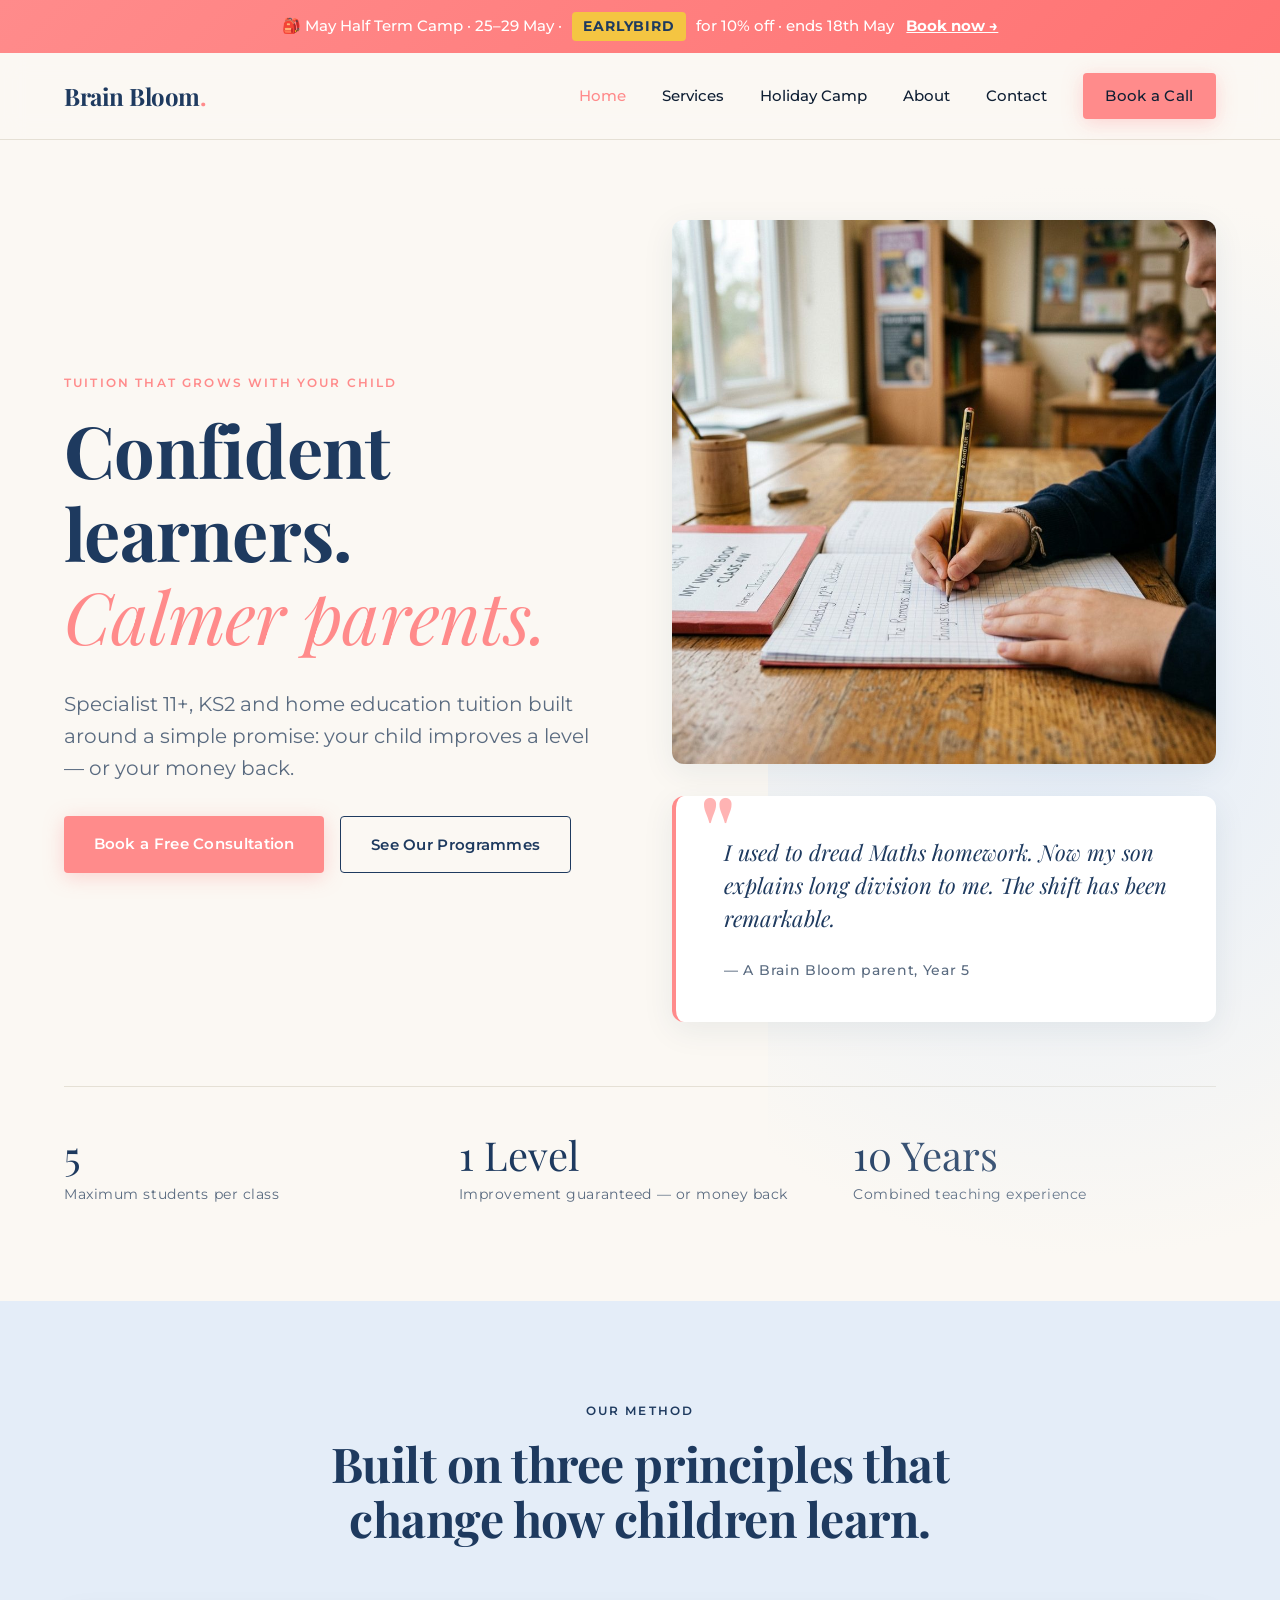
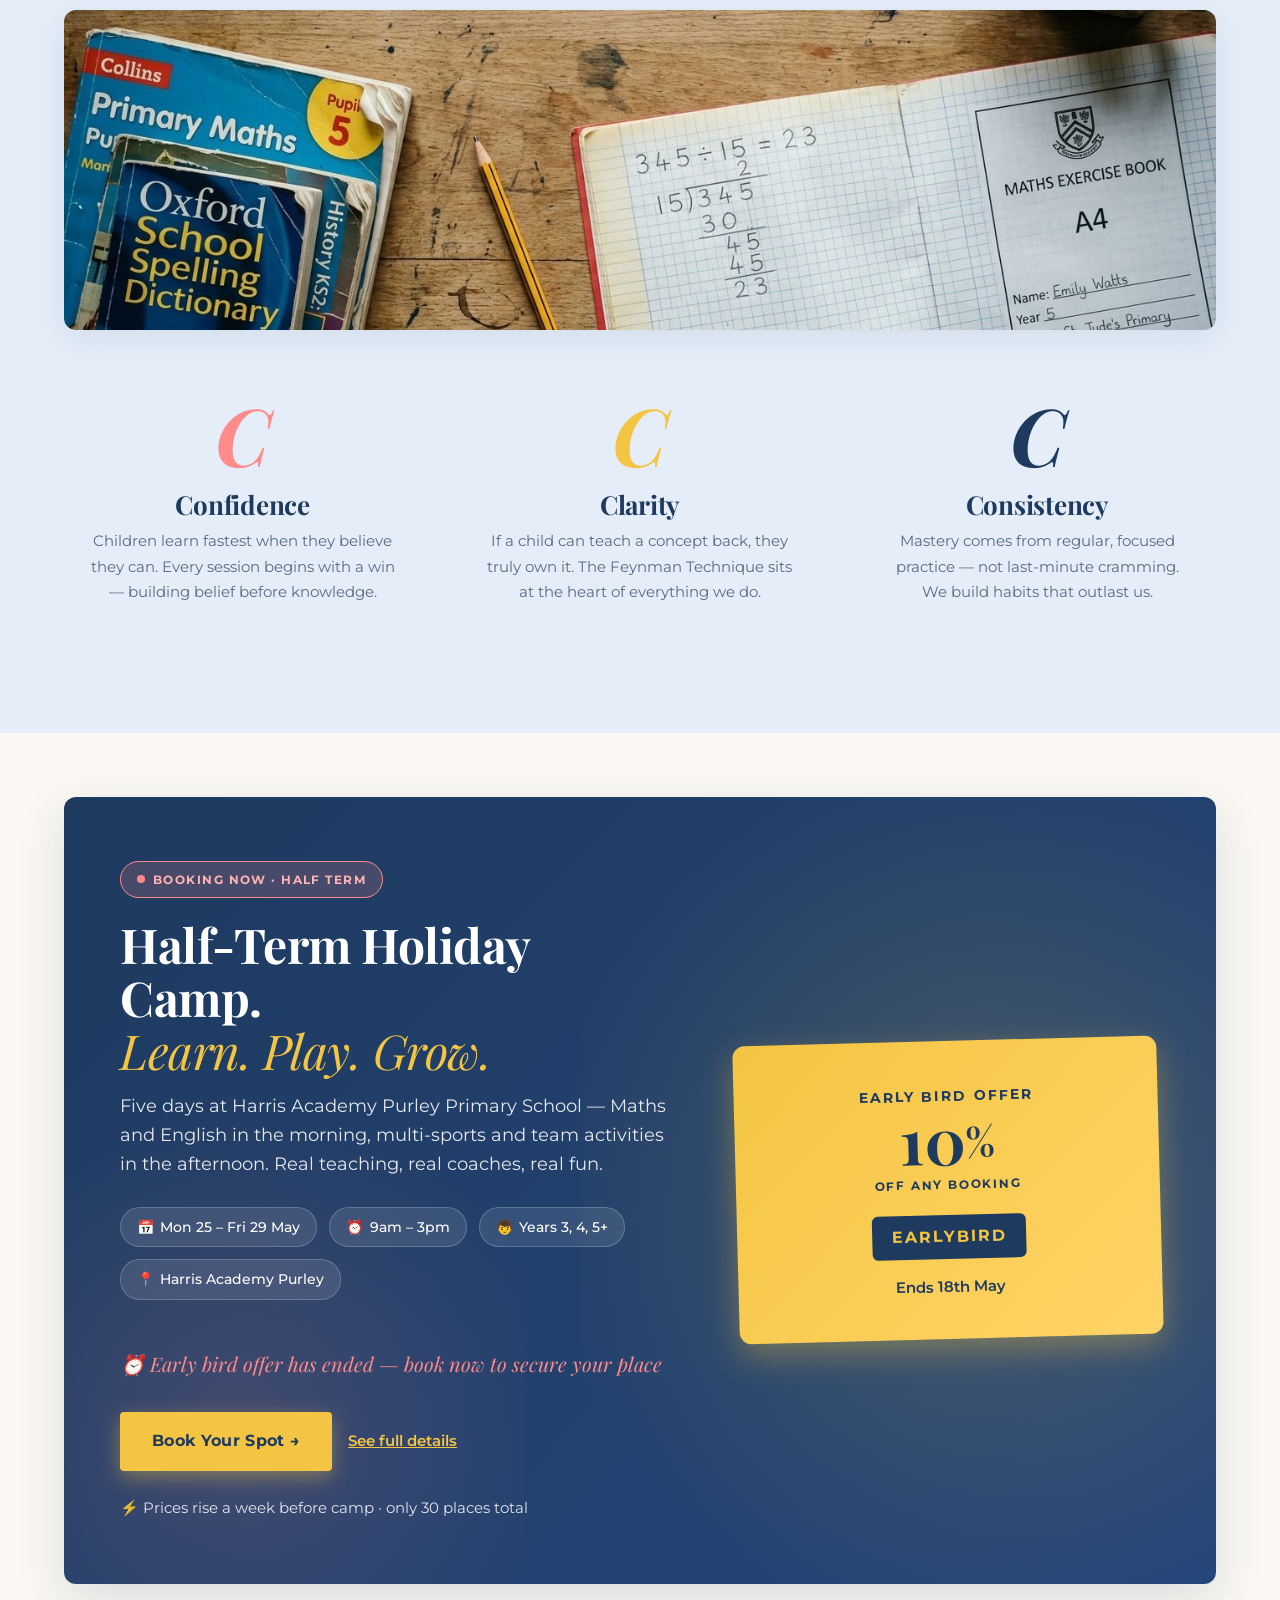
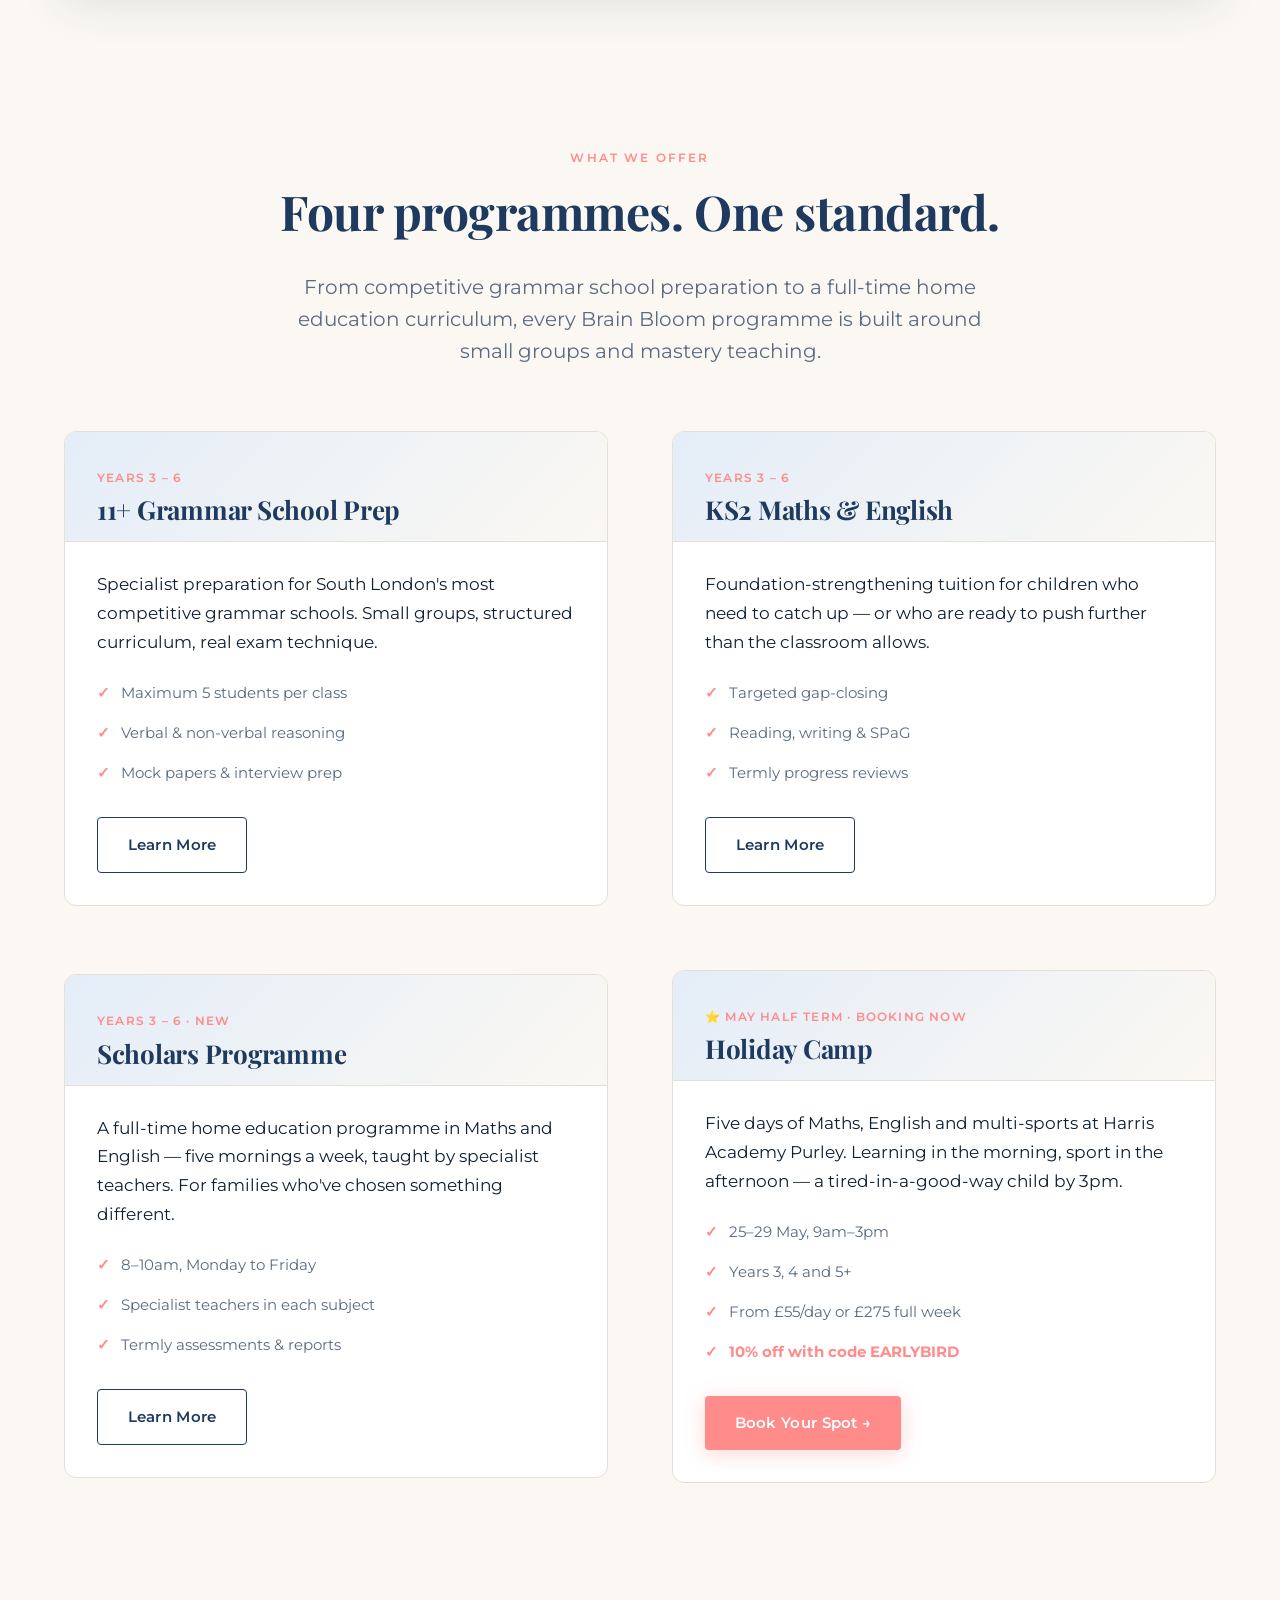
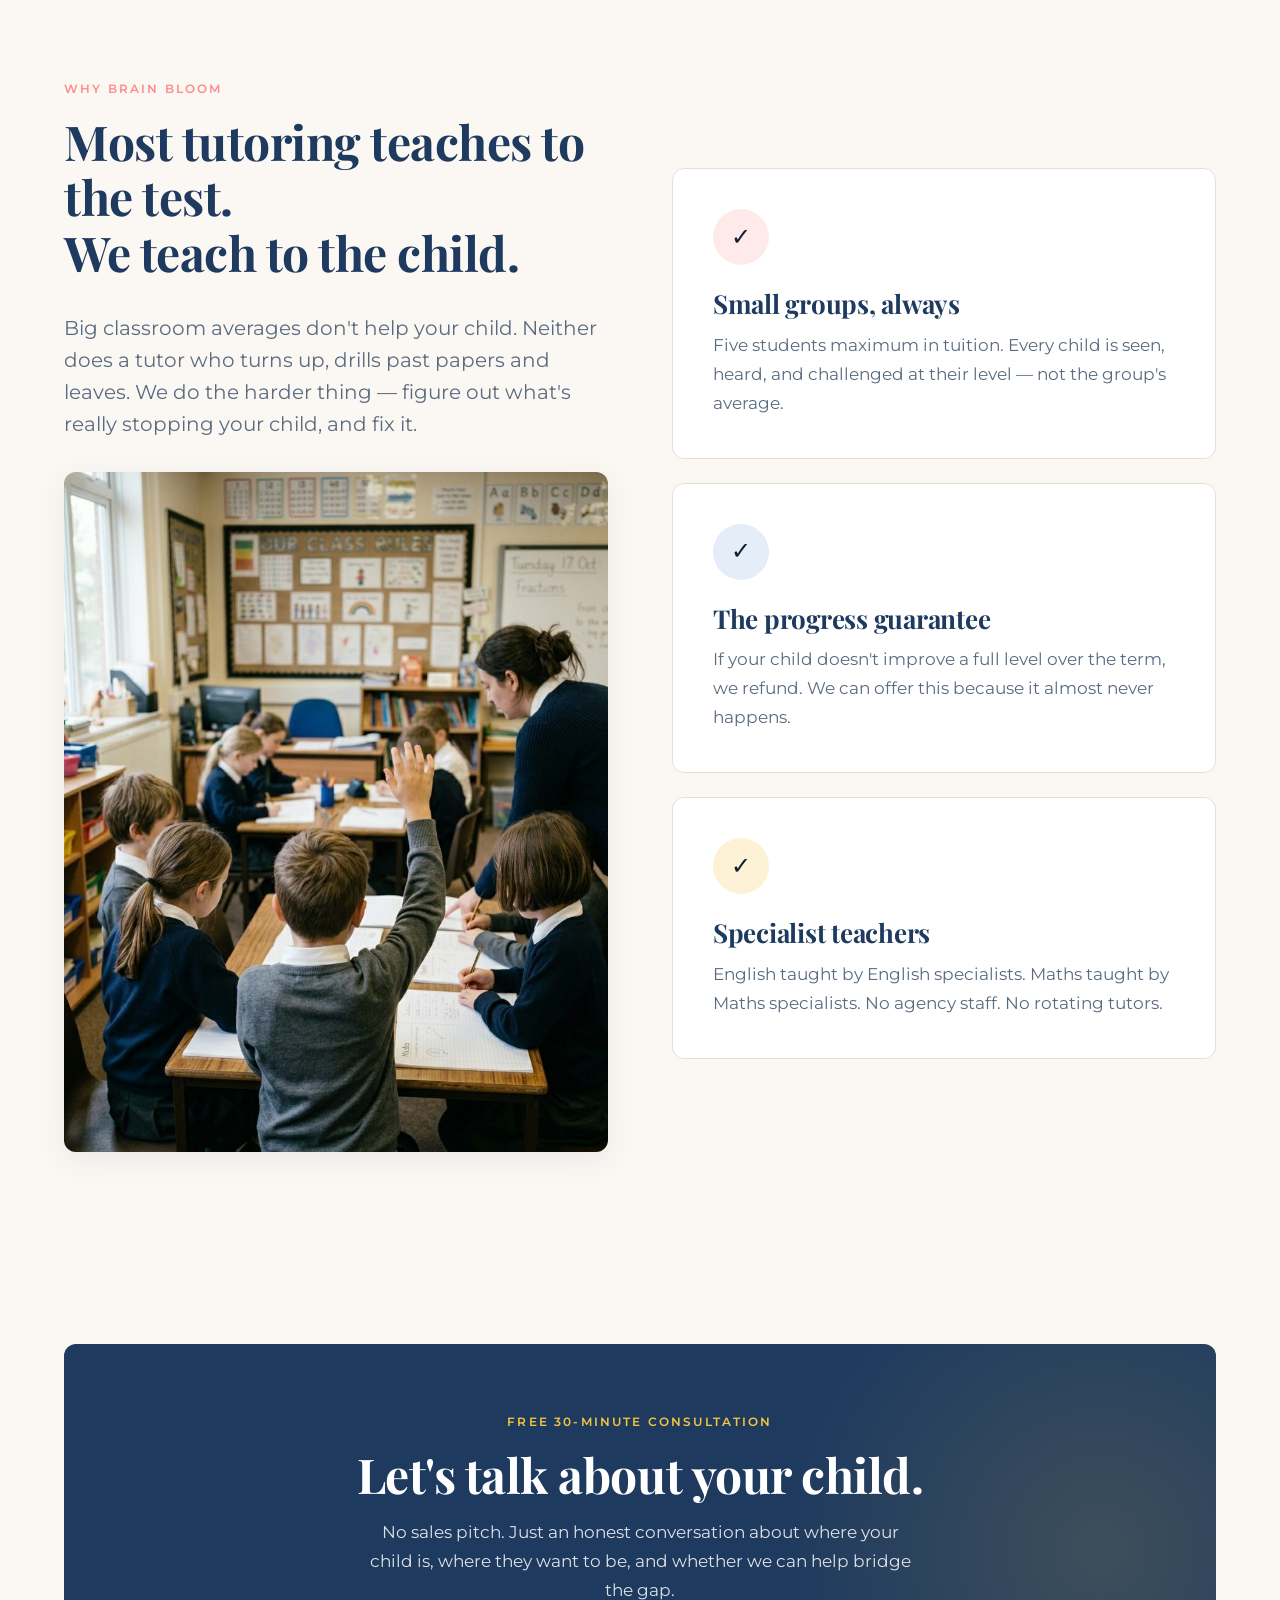
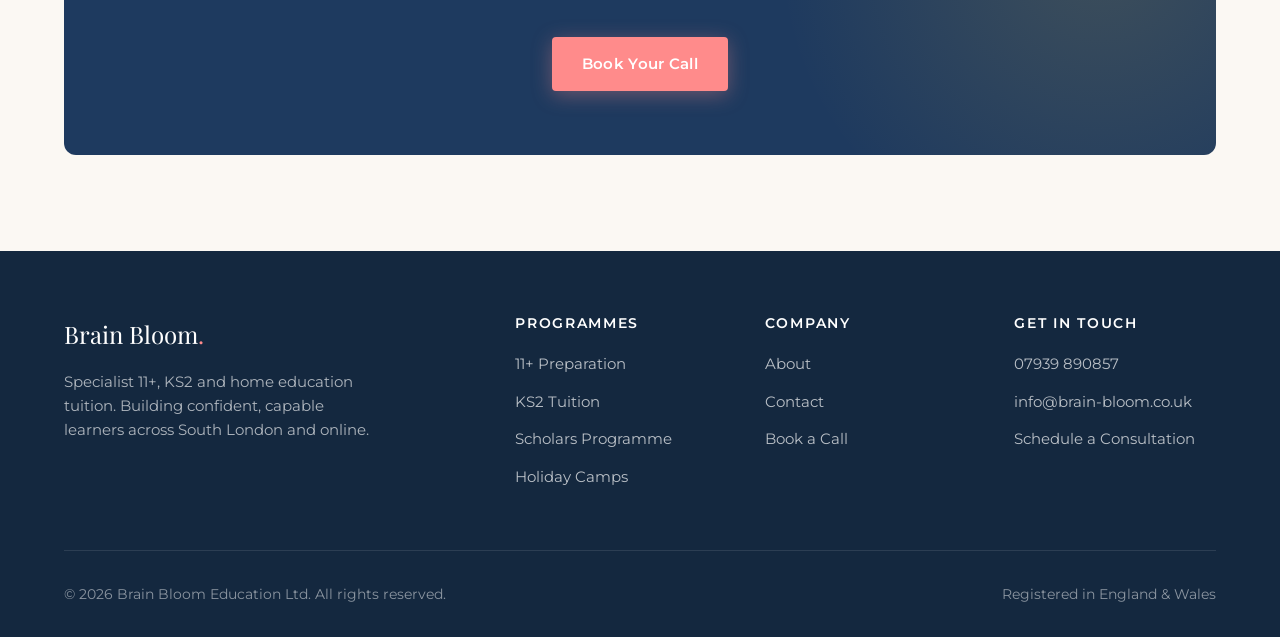
<file: index.html>
<!DOCTYPE html>
<html lang="en">
<head>
<meta charset="UTF-8">
<meta name="viewport" content="width=device-width, initial-scale=1.0">
<title>Brain Bloom Education — Tutoring That Builds Confidence, Clarity & Consistency</title>
<meta name="description" content="Specialist 11+, KS2, home education and holiday camps in South London and online. Small groups, mastery-based teaching, results parents can see.">
<link rel="preconnect" href="https://fonts.googleapis.com">
<link rel="preconnect" href="https://fonts.gstatic.com" crossorigin>
<link href="https://fonts.googleapis.com/css2?family=Playfair+Display:ital,wght@0,400;0,700;1,400;1,700&family=Montserrat:wght@400;500;600;700&display=swap" rel="stylesheet">
<link rel="stylesheet" href="styles.css">
</head>
<body>

<div class="announcement-bar">
  🎒 May Half Term Camp · 25–29 May ·
  <span class="code-pill">EARLYBIRD</span>
  for 10% off · ends 18th May
  <a href="camp.html">Book now →</a>
</div>

<header class="site-header">
  <div class="container">
    <nav class="nav">
      <a href="index.html" class="nav-brand">Brain Bloom<span>.</span></a>
      <button class="nav-toggle" aria-label="Toggle menu">☰</button>
      <ul class="nav-links">
        <li><a href="index.html" class="active">Home</a></li>
        <li><a href="services.html">Services</a></li>
        <li><a href="camp.html">Holiday Camp</a></li>
        <li><a href="about.html">About</a></li>
        <li><a href="contact.html">Contact</a></li>
        <li><a href="https://calendly.com/zakbendif101/30min" target="_blank" class="btn btn-primary" style="padding: 0.7rem 1.4rem;">Book a Call</a></li>
      </ul>
    </nav>
  </div>
</header>

<main>

<section class="hero">
  <div class="hero-decorative"></div>
  <div class="container">
    <div class="grid-2 hero-content">
      <div>
        <span class="eyebrow fade-in">Tuition that grows with your child</span>
        <h1 class="fade-in delay-1">Confident learners.<br><span class="accent">Calmer parents.</span></h1>
        <p class="lead mt-2 fade-in delay-2">Specialist 11+, KS2 and home education tuition built around a simple promise: your child improves a level — or your money back.</p>
        <div class="btn-cta-row fade-in delay-3">
          <a href="https://calendly.com/zakbendif101/30min" target="_blank" class="btn btn-primary">Book a Free Consultation</a>
          <a href="services.html" class="btn btn-secondary">See Our Programmes</a>
        </div>
      </div>
      <div class="fade-in delay-3">
        <div class="img-frame aspect-square with-accent" style="margin-bottom: 2rem;">
          <img src="images/hero-home.jpg" alt="A child writing in a school exercise book during a Brain Bloom tutoring session" loading="eager">
        </div>
        <div class="quote-block">
          <p>I used to dread Maths homework. Now my son explains long division to me. The shift has been remarkable.</p>
          <div class="quote-attribution">— A Brain Bloom parent, Year 5</div>
        </div>
      </div>
    </div>

    <div class="hero-stats">
      <div>
        <div class="stat-num">5</div>
        <div class="stat-label">Maximum students per class</div>
      </div>
      <div>
        <div class="stat-num">1 Level</div>
        <div class="stat-label">Improvement guaranteed — or money back</div>
      </div>
      <div>
        <div class="stat-num">10 Years</div>
        <div class="stat-label">Combined teaching experience</div>
      </div>
    </div>
  </div>
</section>

<section class="section-light-blue">
  <div class="container">
    <div class="section-header">
      <span class="eyebrow navy">Our Method</span>
      <h2>Built on three principles that change how children learn.</h2>
    </div>

    <div class="banner-strip">
      <img src="images/method-detail.jpg" alt="A primary school exercise book, pencil and mug of tea on a wooden desk" loading="lazy">
    </div>

    <div class="three-cs">
      <div class="c-block">
        <div class="c-letter">C</div>
        <h3>Confidence</h3>
        <p>Children learn fastest when they believe they can. Every session begins with a win — building belief before knowledge.</p>
      </div>
      <div class="c-block">
        <div class="c-letter">C</div>
        <h3>Clarity</h3>
        <p>If a child can teach a concept back, they truly own it. The Feynman Technique sits at the heart of everything we do.</p>
      </div>
      <div class="c-block">
        <div class="c-letter">C</div>
        <h3>Consistency</h3>
        <p>Mastery comes from regular, focused practice — not last-minute cramming. We build habits that outlast us.</p>
      </div>
    </div>
  </div>
</section>

<section style="padding-top: 4rem; padding-bottom: 4rem;">
  <div class="container">
    <div class="camp-feature">
      <div class="camp-feature-grid">
        <div>
          <span class="camp-feature-tag"><span class="pulse"></span>Booking now · Half Term</span>
          <h2>Half-Term Holiday Camp.<br><span class="highlight">Learn. Play. Grow.</span></h2>
          <p class="lead">Five days at Harris Academy Purley Primary School — Maths and English in the morning, multi-sports and team activities in the afternoon. Real teaching, real coaches, real fun.</p>

          <div class="camp-meta-pills">
            <span class="pill"><strong>📅</strong>Mon 25 – Fri 29 May</span>
            <span class="pill"><strong>⏰</strong>9am – 3pm</span>
            <span class="pill"><strong>👦</strong>Years 3, 4, 5+</span>
            <span class="pill"><strong>📍</strong>Harris Academy Purley</span>
          </div>

          <div data-countdown>
            <span class="countdown-prefix">⏰ EARLYBIRD ends in</span>
            <div class="countdown">
              <div class="countdown-unit">
                <div class="countdown-number" data-days>00</div>
                <span class="countdown-label">Days</span>
              </div>
              <div class="countdown-unit">
                <div class="countdown-number" data-hours>00</div>
                <span class="countdown-label">Hours</span>
              </div>
              <div class="countdown-unit">
                <div class="countdown-number" data-minutes>00</div>
                <span class="countdown-label">Mins</span>
              </div>
              <div class="countdown-unit">
                <div class="countdown-number" data-seconds>00</div>
                <span class="countdown-label">Secs</span>
              </div>
            </div>
          </div>

          <div class="camp-feature-cta">
            <a href="https://book.brain-bloom.co.uk/" target="_blank" class="btn btn-camp">Book Your Spot →</a>
            <a href="camp.html" style="color: var(--gold); font-weight: 600; font-size: 0.9375rem; text-decoration: underline;">See full details</a>
          </div>

          <p class="urgency-line" style="margin-top: 1.5rem;">⚡ Prices rise a week before camp · only 30 places total</p>
        </div>

        <div>
          <div class="discount-card">
            <div class="discount-label">Early Bird Offer</div>
            <div class="discount-amount">10<span class="pct">%</span></div>
            <div class="discount-label" style="font-size: 0.75rem;">Off Any Booking</div>
            <div class="code-pill">EARLYBIRD</div>
            <div class="deadline">Ends 18th May</div>
          </div>
        </div>
      </div>
    </div>
  </div>
</section>

<section>
  <div class="container">
    <div class="section-header">
      <span class="eyebrow">What We Offer</span>
      <h2>Four programmes. One standard.</h2>
      <p class="lead mt-2">From competitive grammar school preparation to a full-time home education curriculum, every Brain Bloom programme is built around small groups and mastery teaching.</p>
    </div>

    <div class="grid-2">
      <div class="service-card">
        <div class="service-card-header">
          <span class="tag">Years 3 – 6</span>
          <h3>11+ Grammar School Prep</h3>
        </div>
        <div class="service-card-body">
          <p>Specialist preparation for South London's most competitive grammar schools. Small groups, structured curriculum, real exam technique.</p>
          <ul>
            <li>Maximum 5 students per class</li>
            <li>Verbal &amp; non-verbal reasoning</li>
            <li>Mock papers &amp; interview prep</li>
          </ul>
          <a href="services.html#eleven-plus" class="btn btn-secondary">Learn More</a>
        </div>
      </div>

      <div class="service-card">
        <div class="service-card-header">
          <span class="tag">Years 3 – 6</span>
          <h3>KS2 Maths &amp; English</h3>
        </div>
        <div class="service-card-body">
          <p>Foundation-strengthening tuition for children who need to catch up — or who are ready to push further than the classroom allows.</p>
          <ul>
            <li>Targeted gap-closing</li>
            <li>Reading, writing &amp; SPaG</li>
            <li>Termly progress reviews</li>
          </ul>
          <a href="services.html#ks2" class="btn btn-secondary">Learn More</a>
        </div>
      </div>

      <div class="service-card">
        <div class="service-card-header">
          <span class="tag">Years 3 – 6 · New</span>
          <h3>Scholars Programme</h3>
        </div>
        <div class="service-card-body">
          <p>A full-time home education programme in Maths and English — five mornings a week, taught by specialist teachers. For families who've chosen something different.</p>
          <ul>
            <li>8–10am, Monday to Friday</li>
            <li>Specialist teachers in each subject</li>
            <li>Termly assessments &amp; reports</li>
          </ul>
          <a href="services.html#scholars" class="btn btn-secondary">Learn More</a>
        </div>
      </div>

      <div class="service-card">
        <div class="service-card-header">
          <span class="tag" style="color: var(--coral);">⭐ May Half Term · Booking Now</span>
          <h3>Holiday Camp</h3>
        </div>
        <div class="service-card-body">
          <p>Five days of Maths, English and multi-sports at Harris Academy Purley. Learning in the morning, sport in the afternoon — a tired-in-a-good-way child by 3pm.</p>
          <ul>
            <li>25–29 May, 9am–3pm</li>
            <li>Years 3, 4 and 5+</li>
            <li>From £55/day or £275 full week</li>
            <li><strong style="color: var(--coral);">10% off with code EARLYBIRD</strong></li>
          </ul>
          <a href="https://book.brain-bloom.co.uk/" target="_blank" class="btn btn-primary">Book Your Spot →</a>
        </div>
      </div>
    </div>
  </div>
</section>

<section class="section-cream">
  <div class="container">
    <div class="grid-2">
      <div>
        <span class="eyebrow">Why Brain Bloom</span>
        <h2>Most tutoring teaches to the test.<br>We teach to the child.</h2>
        <p class="lead mt-2">Big classroom averages don't help your child. Neither does a tutor who turns up, drills past papers and leaves. We do the harder thing — figure out what's really stopping your child, and fix it.</p>

        <div class="img-frame aspect-portrait" style="margin-top: 2rem; max-width: 100%;">
          <img src="images/why-us.jpg" alt="A small group of primary school children in a Brain Bloom tutoring session" loading="lazy">
        </div>
      </div>
      <div>
        <div class="card" style="margin-bottom: 1.5rem;">
          <div class="card-icon coral">✓</div>
          <h3>Small groups, always</h3>
          <p>Five students maximum in tuition. Every child is seen, heard, and challenged at their level — not the group's average.</p>
        </div>
        <div class="card" style="margin-bottom: 1.5rem;">
          <div class="card-icon">✓</div>
          <h3>The progress guarantee</h3>
          <p>If your child doesn't improve a full level over the term, we refund. We can offer this because it almost never happens.</p>
        </div>
        <div class="card">
          <div class="card-icon gold">✓</div>
          <h3>Specialist teachers</h3>
          <p>English taught by English specialists. Maths taught by Maths specialists. No agency staff. No rotating tutors.</p>
        </div>
      </div>
    </div>
  </div>
</section>

<section>
  <div class="container">
    <div class="cta-banner">
      <span class="eyebrow gold">Free 30-minute consultation</span>
      <h2>Let's talk about your child.</h2>
      <p>No sales pitch. Just an honest conversation about where your child is, where they want to be, and whether we can help bridge the gap.</p>
      <a href="https://calendly.com/zakbendif101/30min" target="_blank" class="btn btn-primary">Book Your Call</a>
    </div>
  </div>
</section>

</main>

<footer class="site-footer">
  <div class="container">
    <div class="footer-grid">
      <div>
        <div class="footer-brand">Brain Bloom<span>.</span></div>
        <p class="footer-tagline">Specialist 11+, KS2 and home education tuition. Building confident, capable learners across South London and online.</p>
      </div>
      <div>
        <h4>Programmes</h4>
        <ul>
          <li><a href="services.html#eleven-plus">11+ Preparation</a></li>
          <li><a href="services.html#ks2">KS2 Tuition</a></li>
          <li><a href="services.html#scholars">Scholars Programme</a></li>
          <li><a href="camp.html">Holiday Camps</a></li>
        </ul>
      </div>
      <div>
        <h4>Company</h4>
        <ul>
          <li><a href="about.html">About</a></li>
          <li><a href="contact.html">Contact</a></li>
          <li><a href="https://calendly.com/zakbendif101/30min" target="_blank">Book a Call</a></li>
        </ul>
      </div>
      <div>
        <h4>Get in Touch</h4>
        <ul>
          <li><a href="tel:07939890857">07939 890857</a></li>
          <li><a href="mailto:info@brain-bloom.co.uk">info@brain-bloom.co.uk</a></li>
          <li><a href="https://calendly.com/zakbendif101/30min" target="_blank">Schedule a Consultation</a></li>
        </ul>
      </div>
    </div>
    <div class="footer-bottom">
      <div>© 2026 Brain Bloom Education Ltd. All rights reserved.</div>
      <div>Registered in England &amp; Wales</div>
    </div>
  </div>
</footer>

<script src="script.js"></script>
</body>
</html>
</file>
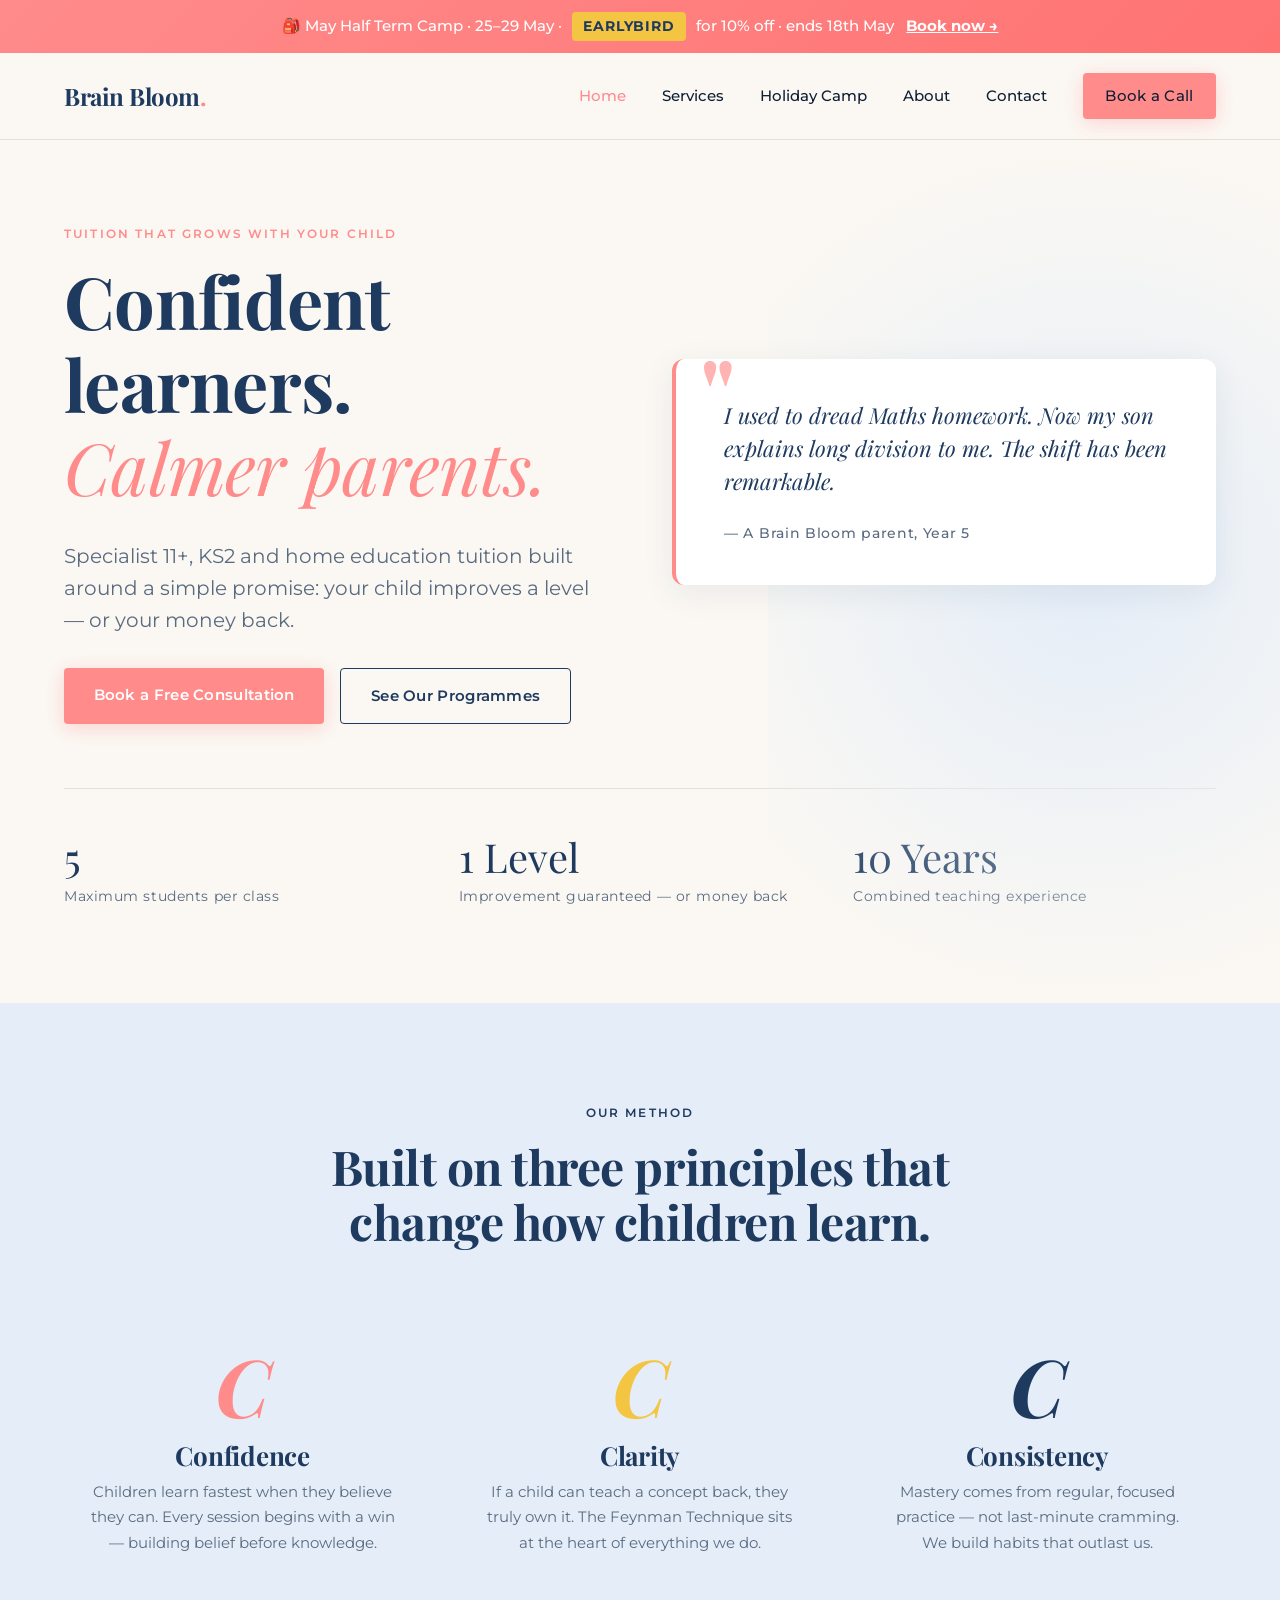
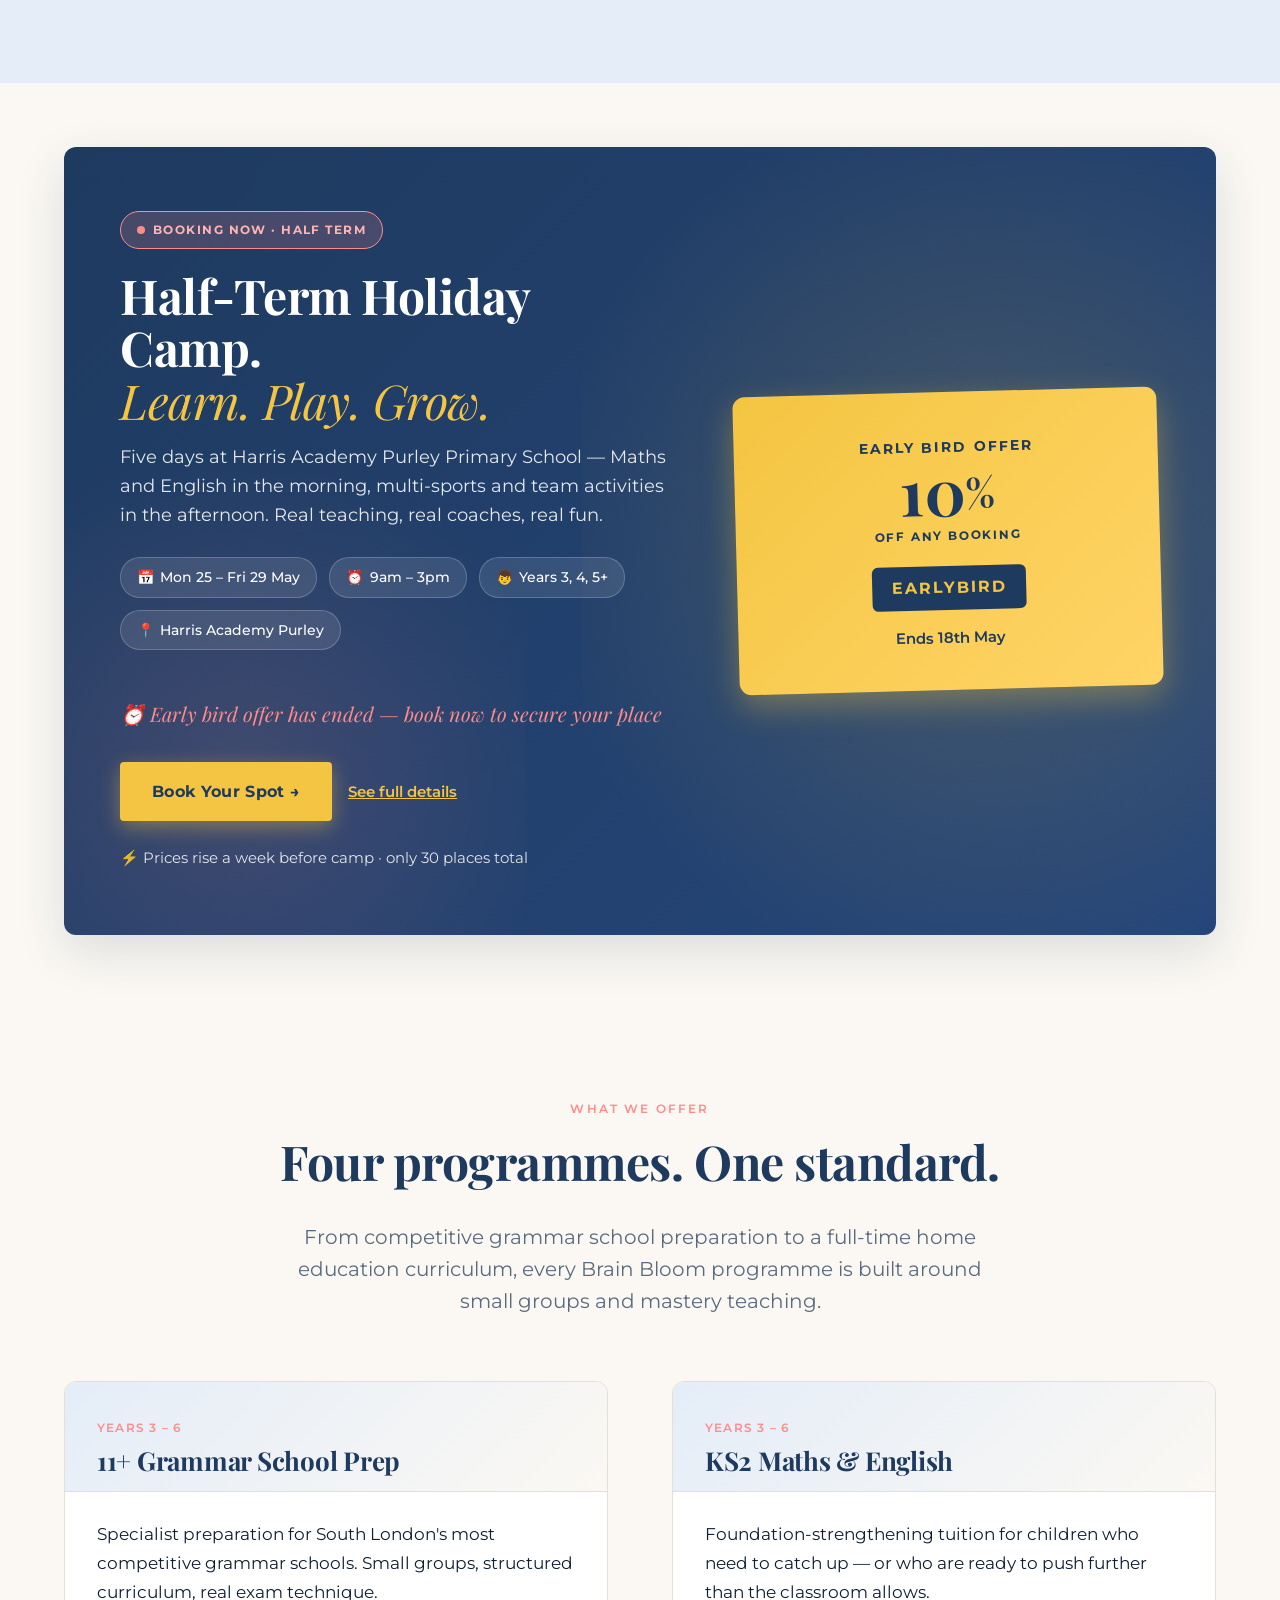
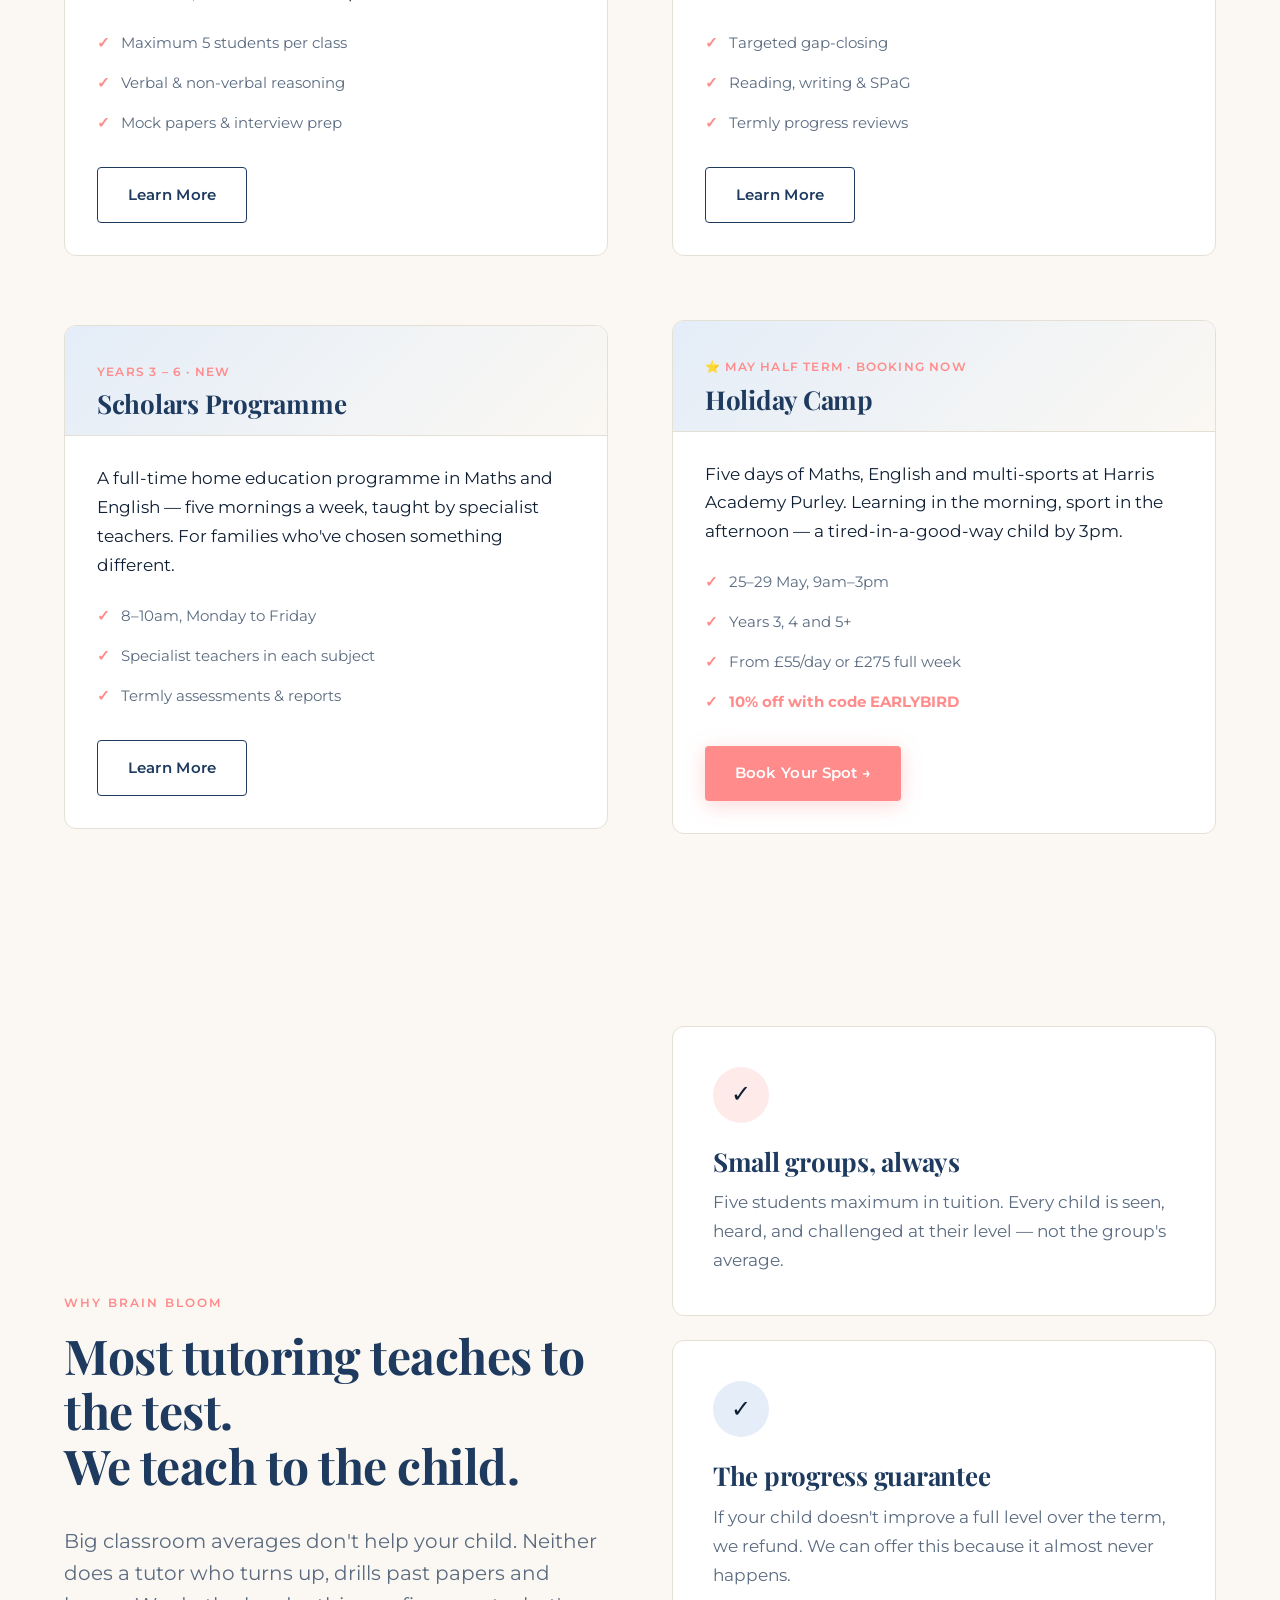
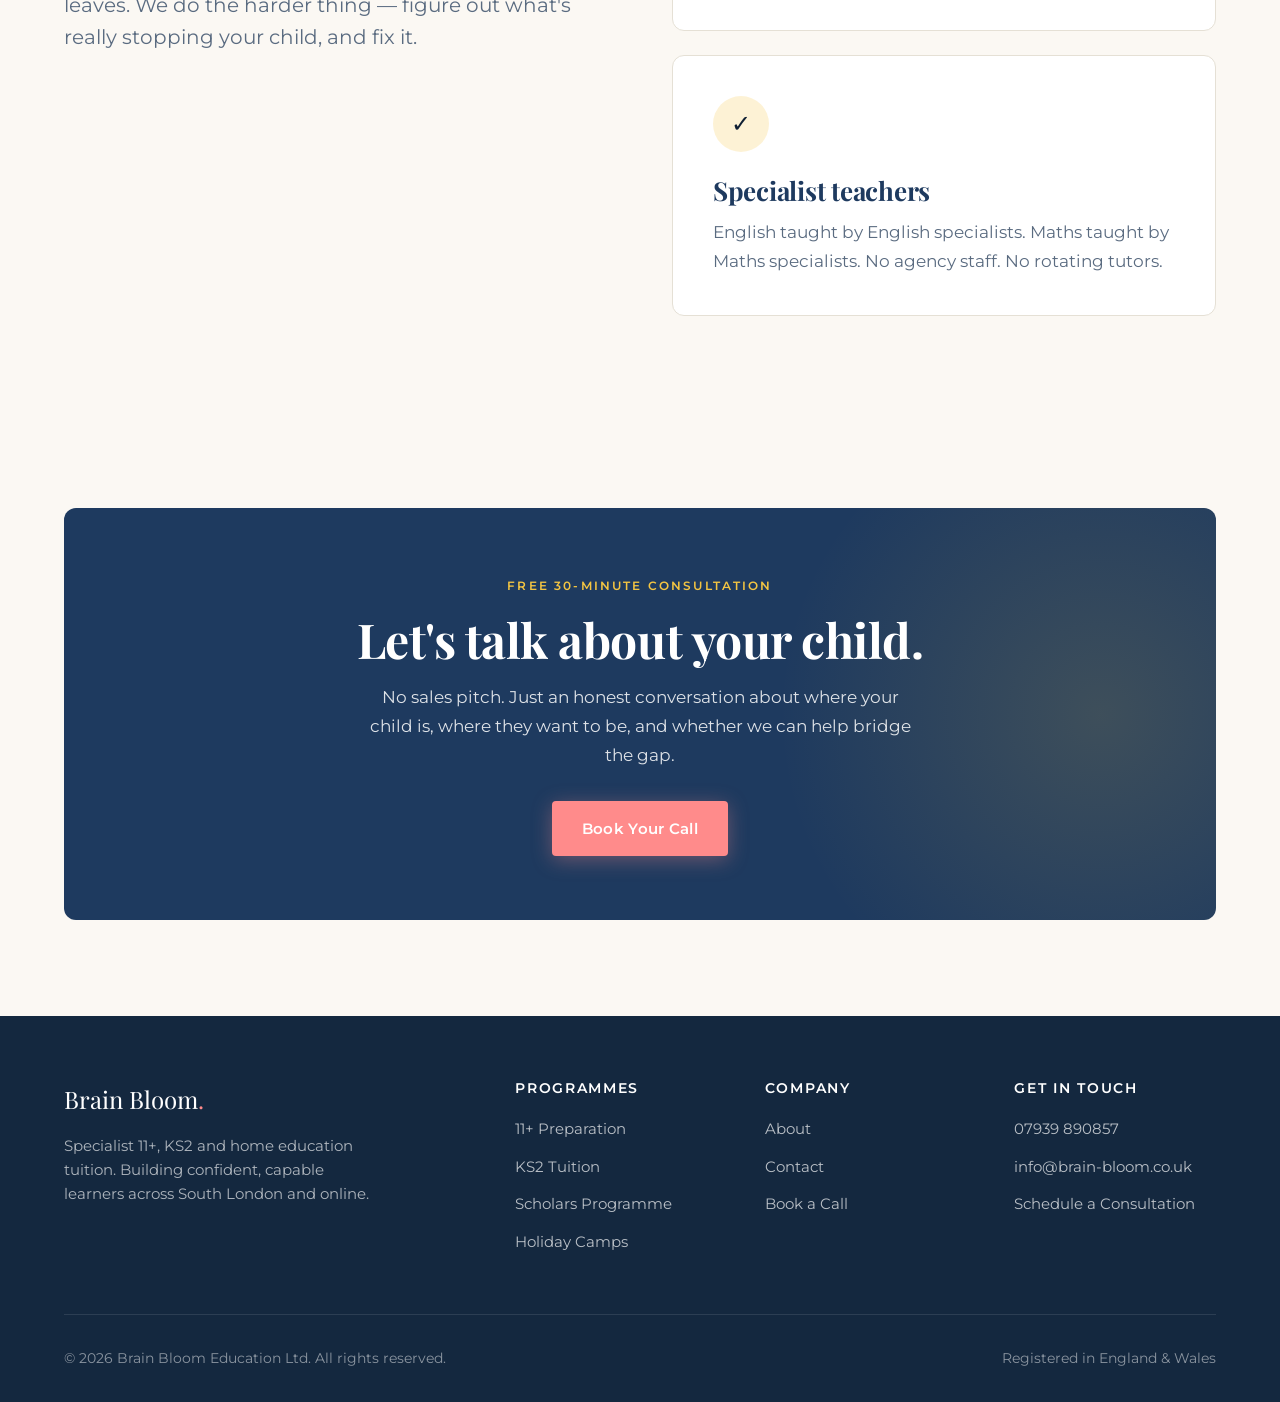
<file: brain-bloom-site 7/index.html>
<!DOCTYPE html>
<html lang="en">
<head>
<meta charset="UTF-8">
<meta name="viewport" content="width=device-width, initial-scale=1.0">
<title>Brain Bloom Education — Tutoring That Builds Confidence, Clarity & Consistency</title>
<meta name="description" content="Specialist 11+, KS2, home education and holiday camps in South London and online. Small groups, mastery-based teaching, results parents can see.">
<link rel="preconnect" href="https://fonts.googleapis.com">
<link rel="preconnect" href="https://fonts.gstatic.com" crossorigin>
<link href="https://fonts.googleapis.com/css2?family=Playfair+Display:ital,wght@0,400;0,700;1,400;1,700&family=Montserrat:wght@400;500;600;700&display=swap" rel="stylesheet">
<link rel="stylesheet" href="styles.css">
</head>
<body>

<div class="announcement-bar">
  🎒 May Half Term Camp · 25–29 May ·
  <span class="code-pill">EARLYBIRD</span>
  for 10% off · ends 18th May
  <a href="camp.html">Book now →</a>
</div>

<header class="site-header">
  <div class="container">
    <nav class="nav">
      <a href="index.html" class="nav-brand">Brain Bloom<span>.</span></a>
      <button class="nav-toggle" aria-label="Toggle menu">☰</button>
      <ul class="nav-links">
        <li><a href="index.html" class="active">Home</a></li>
        <li><a href="services.html">Services</a></li>
        <li><a href="camp.html">Holiday Camp</a></li>
        <li><a href="about.html">About</a></li>
        <li><a href="contact.html">Contact</a></li>
        <li><a href="https://calendly.com/zakbendif101/30min" target="_blank" class="btn btn-primary" style="padding: 0.7rem 1.4rem;">Book a Call</a></li>
      </ul>
    </nav>
  </div>
</header>

<main>

<section class="hero">
  <div class="hero-decorative"></div>
  <div class="container">
    <div class="grid-2 hero-content">
      <div>
        <span class="eyebrow fade-in">Tuition that grows with your child</span>
        <h1 class="fade-in delay-1">Confident learners.<br><span class="accent">Calmer parents.</span></h1>
        <p class="lead mt-2 fade-in delay-2">Specialist 11+, KS2 and home education tuition built around a simple promise: your child improves a level — or your money back.</p>
        <div class="btn-cta-row fade-in delay-3">
          <a href="https://calendly.com/zakbendif101/30min" target="_blank" class="btn btn-primary">Book a Free Consultation</a>
          <a href="services.html" class="btn btn-secondary">See Our Programmes</a>
        </div>
      </div>
      <div class="quote-block fade-in delay-3">
        <p>I used to dread Maths homework. Now my son explains long division to me. The shift has been remarkable.</p>
        <div class="quote-attribution">— A Brain Bloom parent, Year 5</div>
      </div>
    </div>

    <div class="hero-stats">
      <div>
        <div class="stat-num">5</div>
        <div class="stat-label">Maximum students per class</div>
      </div>
      <div>
        <div class="stat-num">1 Level</div>
        <div class="stat-label">Improvement guaranteed — or money back</div>
      </div>
      <div>
        <div class="stat-num">10 Years</div>
        <div class="stat-label">Combined teaching experience</div>
      </div>
    </div>
  </div>
</section>

<section class="section-light-blue">
  <div class="container">
    <div class="section-header">
      <span class="eyebrow navy">Our Method</span>
      <h2>Built on three principles that change how children learn.</h2>
    </div>
    <div class="three-cs">
      <div class="c-block">
        <div class="c-letter">C</div>
        <h3>Confidence</h3>
        <p>Children learn fastest when they believe they can. Every session begins with a win — building belief before knowledge.</p>
      </div>
      <div class="c-block">
        <div class="c-letter">C</div>
        <h3>Clarity</h3>
        <p>If a child can teach a concept back, they truly own it. The Feynman Technique sits at the heart of everything we do.</p>
      </div>
      <div class="c-block">
        <div class="c-letter">C</div>
        <h3>Consistency</h3>
        <p>Mastery comes from regular, focused practice — not last-minute cramming. We build habits that outlast us.</p>
      </div>
    </div>
  </div>
</section>

<section style="padding-top: 4rem; padding-bottom: 4rem;">
  <div class="container">
    <div class="camp-feature">
      <div class="camp-feature-grid">
        <div>
          <span class="camp-feature-tag"><span class="pulse"></span>Booking now · Half Term</span>
          <h2>Half-Term Holiday Camp.<br><span class="highlight">Learn. Play. Grow.</span></h2>
          <p class="lead">Five days at Harris Academy Purley Primary School — Maths and English in the morning, multi-sports and team activities in the afternoon. Real teaching, real coaches, real fun.</p>

          <div class="camp-meta-pills">
            <span class="pill"><strong>📅</strong>Mon 25 – Fri 29 May</span>
            <span class="pill"><strong>⏰</strong>9am – 3pm</span>
            <span class="pill"><strong>👦</strong>Years 3, 4, 5+</span>
            <span class="pill"><strong>📍</strong>Harris Academy Purley</span>
          </div>

          <div data-countdown>
            <span class="countdown-prefix">⏰ EARLYBIRD ends in</span>
            <div class="countdown">
              <div class="countdown-unit">
                <div class="countdown-number" data-days>00</div>
                <span class="countdown-label">Days</span>
              </div>
              <div class="countdown-unit">
                <div class="countdown-number" data-hours>00</div>
                <span class="countdown-label">Hours</span>
              </div>
              <div class="countdown-unit">
                <div class="countdown-number" data-minutes>00</div>
                <span class="countdown-label">Mins</span>
              </div>
              <div class="countdown-unit">
                <div class="countdown-number" data-seconds>00</div>
                <span class="countdown-label">Secs</span>
              </div>
            </div>
          </div>

          <div class="camp-feature-cta">
            <a href="https://book.brain-bloom.co.uk/" target="_blank" class="btn btn-camp">Book Your Spot →</a>
            <a href="camp.html" style="color: var(--gold); font-weight: 600; font-size: 0.9375rem; text-decoration: underline;">See full details</a>
          </div>

          <p class="urgency-line" style="margin-top: 1.5rem;">⚡ Prices rise a week before camp · only 30 places total</p>
        </div>

        <div>
          <div class="discount-card">
            <div class="discount-label">Early Bird Offer</div>
            <div class="discount-amount">10<span class="pct">%</span></div>
            <div class="discount-label" style="font-size: 0.75rem;">Off Any Booking</div>
            <div class="code-pill">EARLYBIRD</div>
            <div class="deadline">Ends 18th May</div>
          </div>
        </div>
      </div>
    </div>
  </div>
</section>

<section>
  <div class="container">
    <div class="section-header">
      <span class="eyebrow">What We Offer</span>
      <h2>Four programmes. One standard.</h2>
      <p class="lead mt-2">From competitive grammar school preparation to a full-time home education curriculum, every Brain Bloom programme is built around small groups and mastery teaching.</p>
    </div>

    <div class="grid-2">
      <div class="service-card">
        <div class="service-card-header">
          <span class="tag">Years 3 – 6</span>
          <h3>11+ Grammar School Prep</h3>
        </div>
        <div class="service-card-body">
          <p>Specialist preparation for South London's most competitive grammar schools. Small groups, structured curriculum, real exam technique.</p>
          <ul>
            <li>Maximum 5 students per class</li>
            <li>Verbal &amp; non-verbal reasoning</li>
            <li>Mock papers &amp; interview prep</li>
          </ul>
          <a href="services.html#eleven-plus" class="btn btn-secondary">Learn More</a>
        </div>
      </div>

      <div class="service-card">
        <div class="service-card-header">
          <span class="tag">Years 3 – 6</span>
          <h3>KS2 Maths &amp; English</h3>
        </div>
        <div class="service-card-body">
          <p>Foundation-strengthening tuition for children who need to catch up — or who are ready to push further than the classroom allows.</p>
          <ul>
            <li>Targeted gap-closing</li>
            <li>Reading, writing &amp; SPaG</li>
            <li>Termly progress reviews</li>
          </ul>
          <a href="services.html#ks2" class="btn btn-secondary">Learn More</a>
        </div>
      </div>

      <div class="service-card">
        <div class="service-card-header">
          <span class="tag">Years 3 – 6 · New</span>
          <h3>Scholars Programme</h3>
        </div>
        <div class="service-card-body">
          <p>A full-time home education programme in Maths and English — five mornings a week, taught by specialist teachers. For families who've chosen something different.</p>
          <ul>
            <li>8–10am, Monday to Friday</li>
            <li>Specialist teachers in each subject</li>
            <li>Termly assessments &amp; reports</li>
          </ul>
          <a href="services.html#scholars" class="btn btn-secondary">Learn More</a>
        </div>
      </div>

      <div class="service-card">
        <div class="service-card-header">
          <span class="tag" style="color: var(--coral);">⭐ May Half Term · Booking Now</span>
          <h3>Holiday Camp</h3>
        </div>
        <div class="service-card-body">
          <p>Five days of Maths, English and multi-sports at Harris Academy Purley. Learning in the morning, sport in the afternoon — a tired-in-a-good-way child by 3pm.</p>
          <ul>
            <li>25–29 May, 9am–3pm</li>
            <li>Years 3, 4 and 5+</li>
            <li>From £55/day or £275 full week</li>
            <li><strong style="color: var(--coral);">10% off with code EARLYBIRD</strong></li>
          </ul>
          <a href="https://book.brain-bloom.co.uk/" target="_blank" class="btn btn-primary">Book Your Spot →</a>
        </div>
      </div>
    </div>
  </div>
</section>

<section class="section-cream">
  <div class="container">
    <div class="grid-2">
      <div>
        <span class="eyebrow">Why Brain Bloom</span>
        <h2>Most tutoring teaches to the test.<br>We teach to the child.</h2>
        <p class="lead mt-2">Big classroom averages don't help your child. Neither does a tutor who turns up, drills past papers and leaves. We do the harder thing — figure out what's really stopping your child, and fix it.</p>
      </div>
      <div>
        <div class="card" style="margin-bottom: 1.5rem;">
          <div class="card-icon coral">✓</div>
          <h3>Small groups, always</h3>
          <p>Five students maximum in tuition. Every child is seen, heard, and challenged at their level — not the group's average.</p>
        </div>
        <div class="card" style="margin-bottom: 1.5rem;">
          <div class="card-icon">✓</div>
          <h3>The progress guarantee</h3>
          <p>If your child doesn't improve a full level over the term, we refund. We can offer this because it almost never happens.</p>
        </div>
        <div class="card">
          <div class="card-icon gold">✓</div>
          <h3>Specialist teachers</h3>
          <p>English taught by English specialists. Maths taught by Maths specialists. No agency staff. No rotating tutors.</p>
        </div>
      </div>
    </div>
  </div>
</section>

<section>
  <div class="container">
    <div class="cta-banner">
      <span class="eyebrow gold">Free 30-minute consultation</span>
      <h2>Let's talk about your child.</h2>
      <p>No sales pitch. Just an honest conversation about where your child is, where they want to be, and whether we can help bridge the gap.</p>
      <a href="https://calendly.com/zakbendif101/30min" target="_blank" class="btn btn-primary">Book Your Call</a>
    </div>
  </div>
</section>

</main>

<footer class="site-footer">
  <div class="container">
    <div class="footer-grid">
      <div>
        <div class="footer-brand">Brain Bloom<span>.</span></div>
        <p class="footer-tagline">Specialist 11+, KS2 and home education tuition. Building confident, capable learners across South London and online.</p>
      </div>
      <div>
        <h4>Programmes</h4>
        <ul>
          <li><a href="services.html#eleven-plus">11+ Preparation</a></li>
          <li><a href="services.html#ks2">KS2 Tuition</a></li>
          <li><a href="services.html#scholars">Scholars Programme</a></li>
          <li><a href="camp.html">Holiday Camps</a></li>
        </ul>
      </div>
      <div>
        <h4>Company</h4>
        <ul>
          <li><a href="about.html">About</a></li>
          <li><a href="contact.html">Contact</a></li>
          <li><a href="https://calendly.com/zakbendif101/30min" target="_blank">Book a Call</a></li>
        </ul>
      </div>
      <div>
        <h4>Get in Touch</h4>
        <ul>
          <li><a href="tel:07939890857">07939 890857</a></li>
          <li><a href="mailto:info@brain-bloom.co.uk">info@brain-bloom.co.uk</a></li>
          <li><a href="https://calendly.com/zakbendif101/30min" target="_blank">Schedule a Consultation</a></li>
        </ul>
      </div>
    </div>
    <div class="footer-bottom">
      <div>© 2026 Brain Bloom Education Ltd. All rights reserved.</div>
      <div>Registered in England &amp; Wales</div>
    </div>
  </div>
</footer>

<script src="script.js"></script>
</body>
</html>
</file>
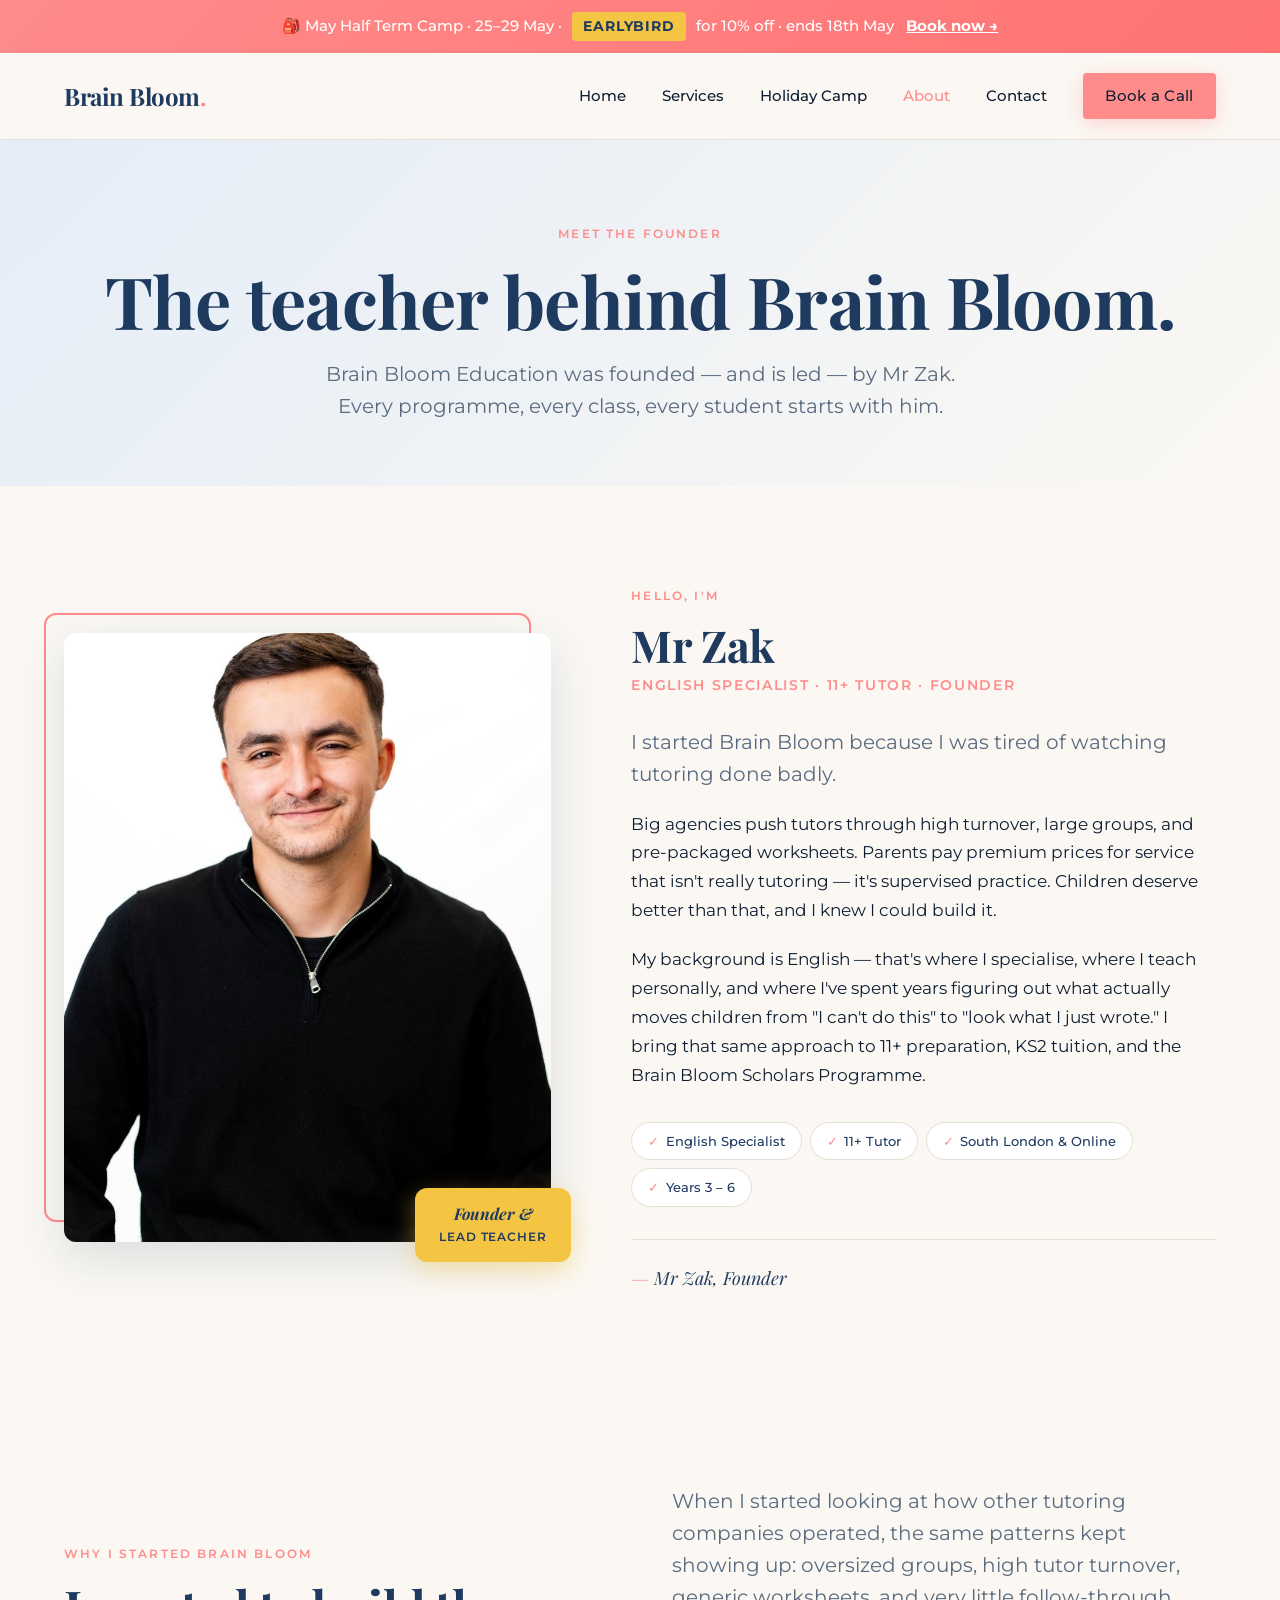
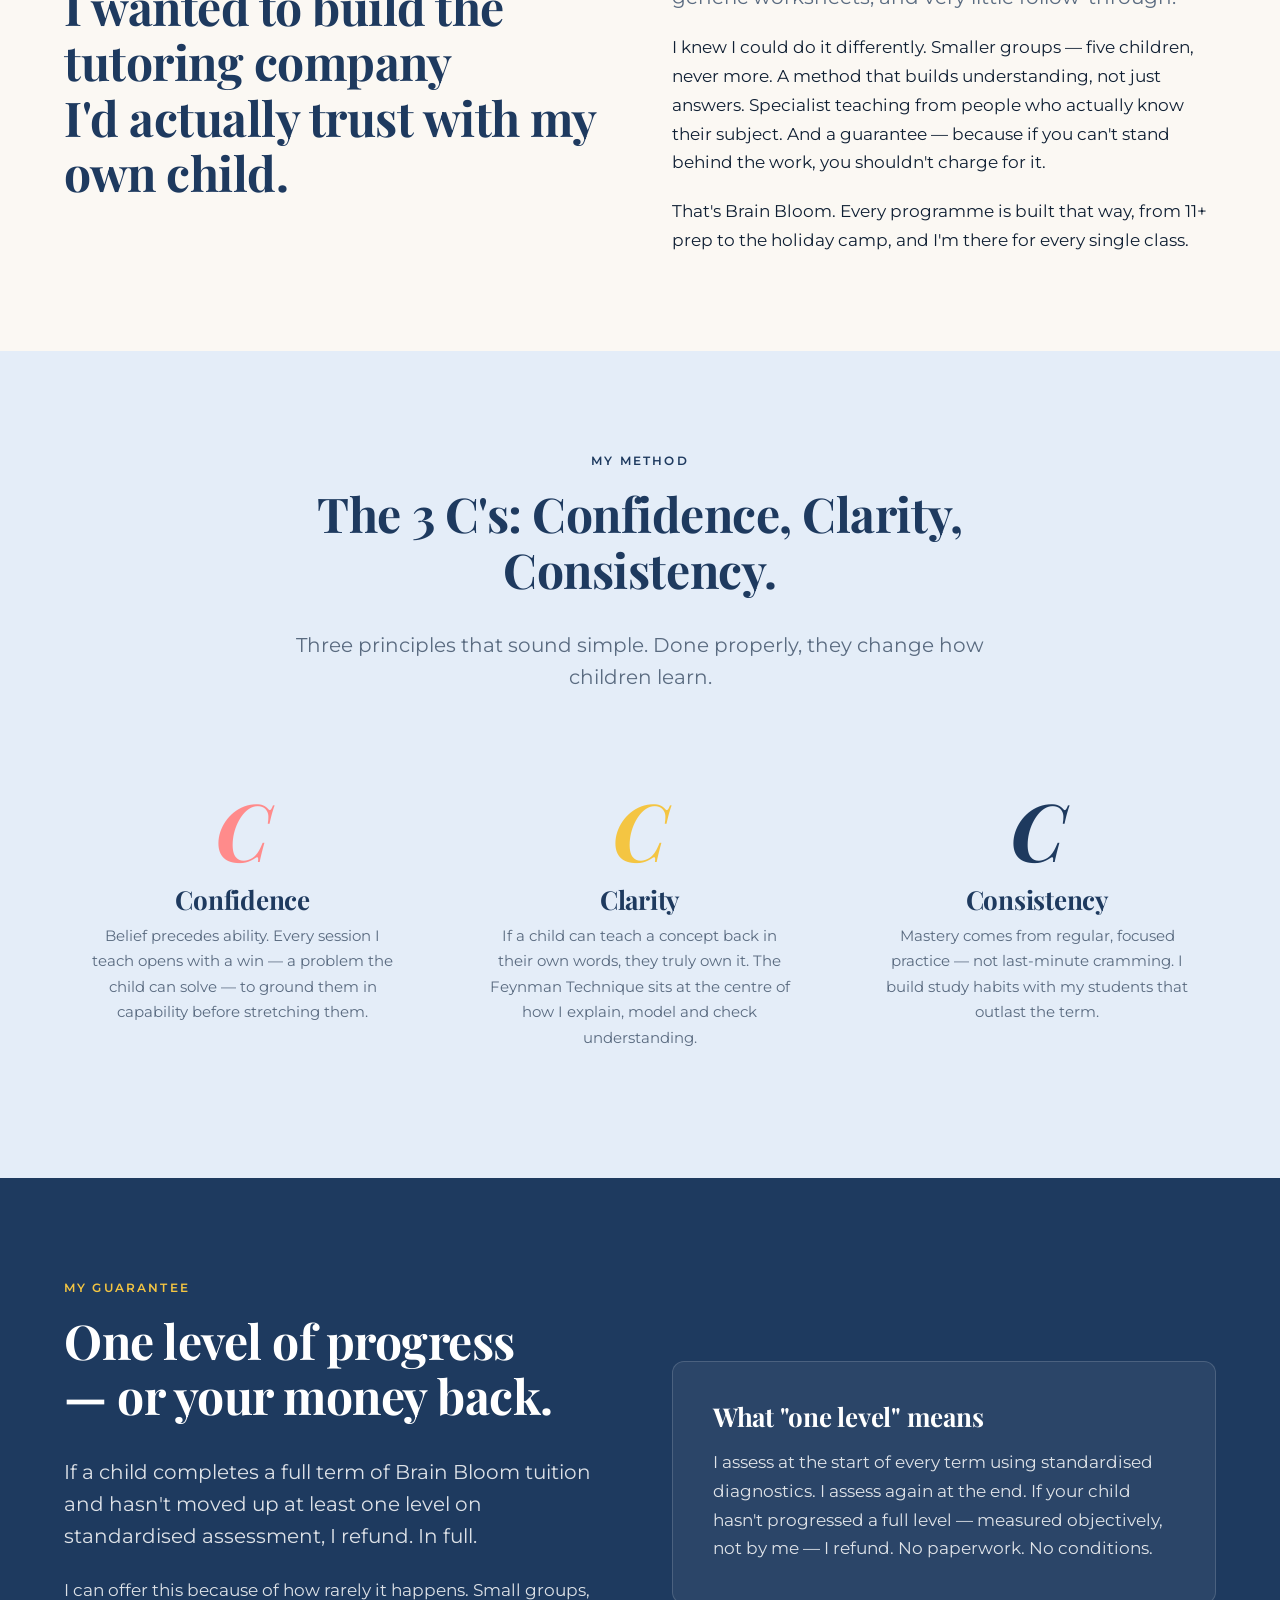
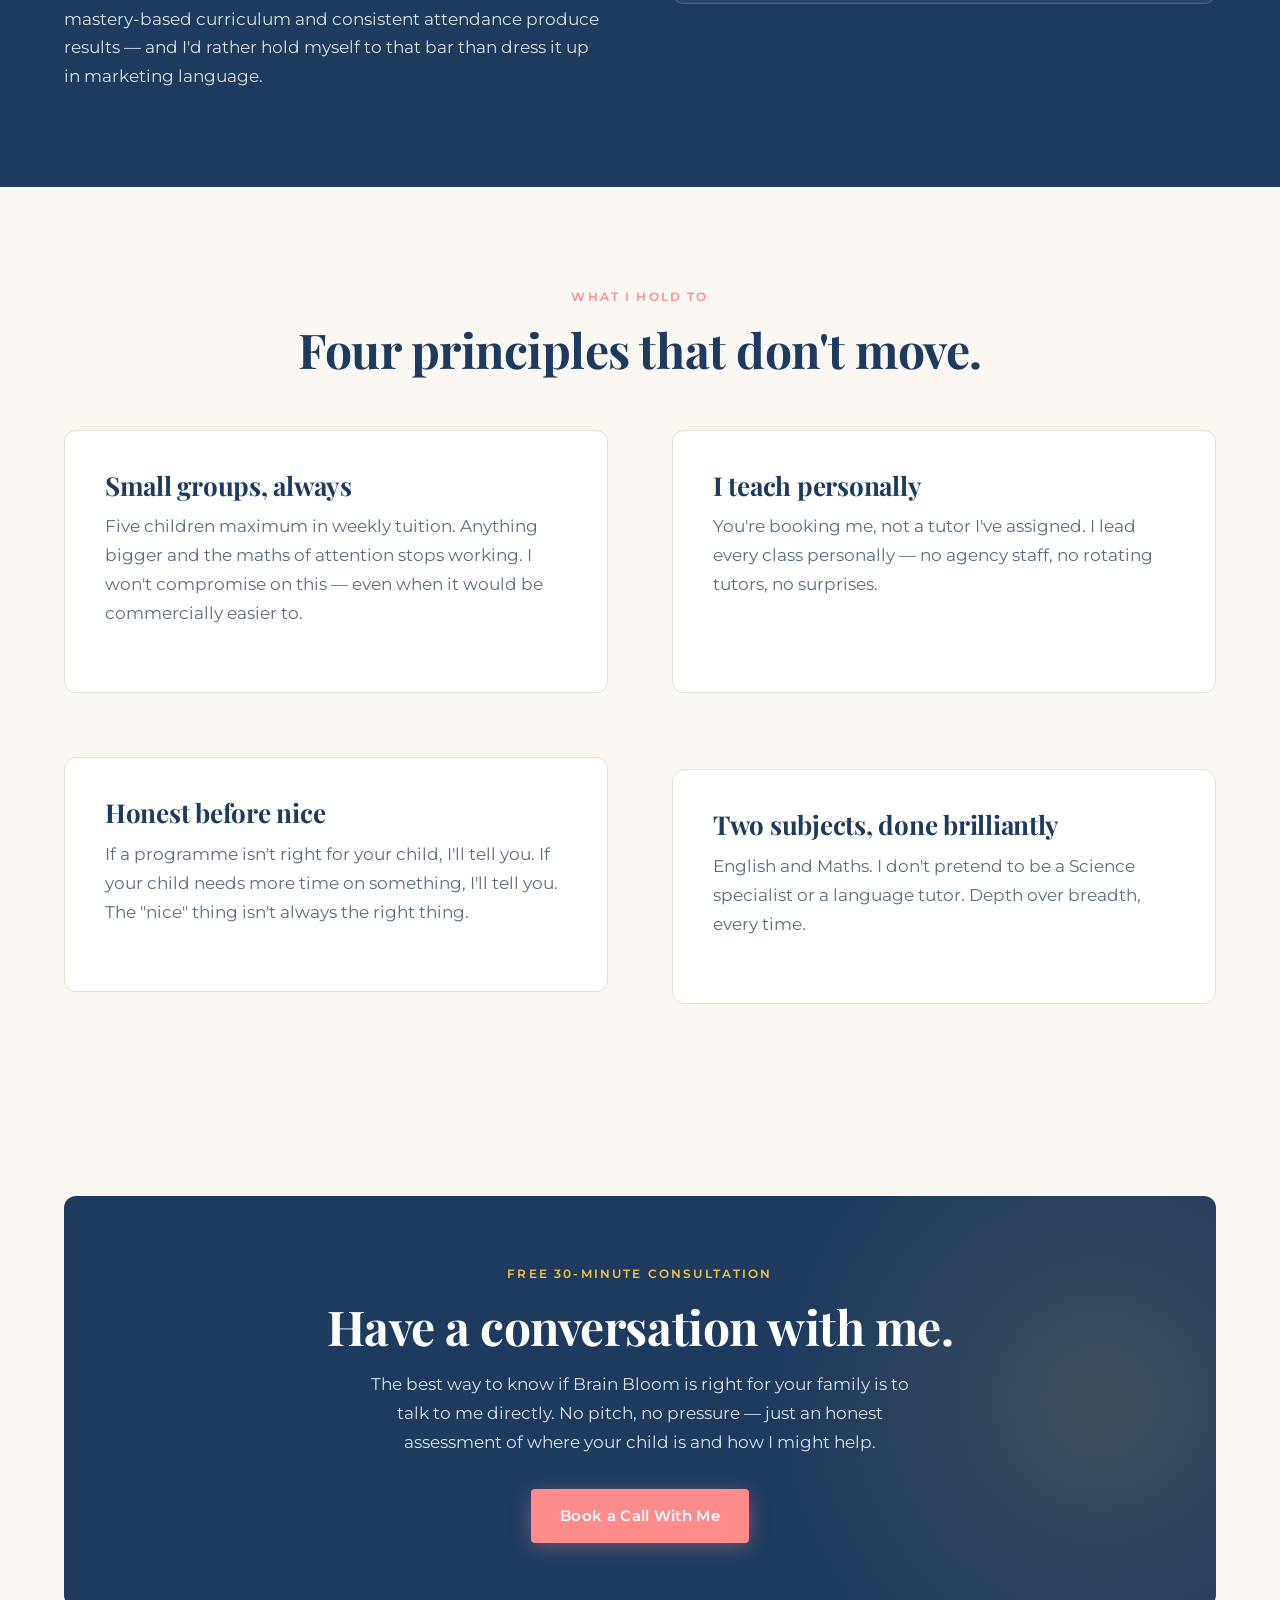
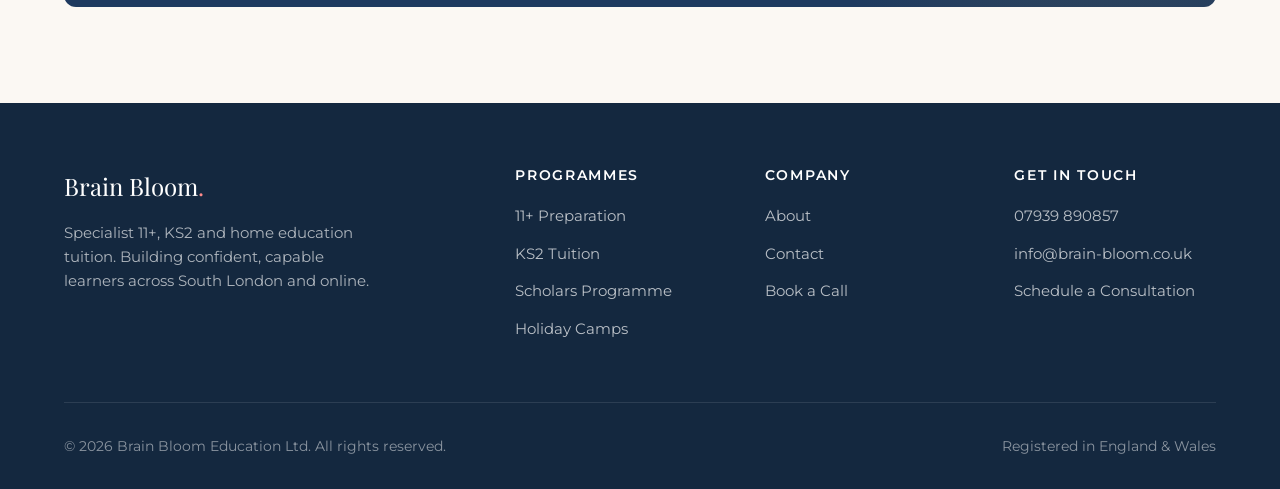
<file: about.html>
<!DOCTYPE html>
<html lang="en">
<head>
<meta charset="UTF-8">
<meta name="viewport" content="width=device-width, initial-scale=1.0">
<title>About Mr Zak — Brain Bloom Education</title>
<meta name="description" content="Brain Bloom Education was founded by Mr Zak — specialist English teacher, 11+ tutor, and the lead teacher across every Brain Bloom programme.">
<link rel="preconnect" href="https://fonts.googleapis.com">
<link rel="preconnect" href="https://fonts.gstatic.com" crossorigin>
<link href="https://fonts.googleapis.com/css2?family=Playfair+Display:ital,wght@0,400;0,700;1,400;1,700&family=Montserrat:wght@400;500;600;700&display=swap" rel="stylesheet">
<link rel="stylesheet" href="styles.css">
</head>
<body>

<div class="announcement-bar">
  🎒 May Half Term Camp · 25–29 May ·
  <span class="code-pill">EARLYBIRD</span>
  for 10% off · ends 18th May
  <a href="camp.html">Book now →</a>
</div>

<header class="site-header">
  <div class="container">
    <nav class="nav">
      <a href="index.html" class="nav-brand">Brain Bloom<span>.</span></a>
      <button class="nav-toggle" aria-label="Toggle menu">☰</button>
      <ul class="nav-links">
        <li><a href="index.html">Home</a></li>
        <li><a href="services.html">Services</a></li>
        <li><a href="camp.html">Holiday Camp</a></li>
        <li><a href="about.html" class="active">About</a></li>
        <li><a href="contact.html">Contact</a></li>
        <li><a href="https://calendly.com/zakbendif101/30min" target="_blank" class="btn btn-primary" style="padding: 0.7rem 1.4rem;">Book a Call</a></li>
      </ul>
    </nav>
  </div>
</header>

<main>

<!-- PAGE HERO -->
<section class="page-hero">
  <div class="container">
    <span class="eyebrow">Meet the Founder</span>
    <h1>The teacher behind Brain Bloom.</h1>
    <p class="lead mt-2">Brain Bloom Education was founded — and is led — by Mr Zak. Every programme, every class, every student starts with him.</p>
  </div>
</section>

<!-- FOUNDER PORTRAIT SECTION -->
<section class="founder-section">
  <div class="container">
    <div class="founder-grid">
      <div class="founder-portrait">
        <div class="founder-portrait-frame">
          <img src="images/zak-founder.jpg" alt="Mr Zak, founder and lead teacher of Brain Bloom Education" loading="lazy">
        </div>
        <div class="founder-badge">
          <span class="badge-line-1">Founder &amp;</span>
          <span class="badge-line-2">Lead Teacher</span>
        </div>
      </div>

      <div>
        <span class="eyebrow">Hello, I'm</span>
        <h2 class="founder-name">Mr Zak</h2>
        <p class="founder-title">English Specialist · 11+ Tutor · Founder</p>

        <p class="lead">I started Brain Bloom because I was tired of watching tutoring done badly.</p>

        <p style="margin-top: 1.25rem;">Big agencies push tutors through high turnover, large groups, and pre-packaged worksheets. Parents pay premium prices for service that isn't really tutoring — it's supervised practice. Children deserve better than that, and I knew I could build it.</p>

        <p style="margin-top: 1.25rem;">My background is English — that's where I specialise, where I teach personally, and where I've spent years figuring out what actually moves children from "I can't do this" to "look what I just wrote." I bring that same approach to 11+ preparation, KS2 tuition, and the Brain Bloom Scholars Programme.</p>

        <div class="founder-credentials">
          <span class="credential-pill"><span class="pill-icon">✓</span>English Specialist</span>
          <span class="credential-pill"><span class="pill-icon">✓</span>11+ Tutor</span>
          <span class="credential-pill"><span class="pill-icon">✓</span>South London &amp; Online</span>
          <span class="credential-pill"><span class="pill-icon">✓</span>Years 3 – 6</span>
        </div>

        <div class="founder-signature">Mr Zak, Founder</div>
      </div>
    </div>
  </div>
</section>

<!-- WHY I STARTED -->
<section>
  <div class="container">
    <div class="grid-2">
      <div>
        <span class="eyebrow">Why I Started Brain Bloom</span>
        <h2>I wanted to build the tutoring company<br>I'd actually trust with my own child.</h2>
      </div>
      <div>
        <p class="lead">When I started looking at how other tutoring companies operated, the same patterns kept showing up: oversized groups, high tutor turnover, generic worksheets, and very little follow-through.</p>
        <p style="margin-top: 1.25rem;">I knew I could do it differently. Smaller groups — five children, never more. A method that builds understanding, not just answers. Specialist teaching from people who actually know their subject. And a guarantee — because if you can't stand behind the work, you shouldn't charge for it.</p>
        <p style="margin-top: 1.25rem;">That's Brain Bloom. Every programme is built that way, from 11+ prep to the holiday camp, and I'm there for every single class.</p>
      </div>
    </div>
  </div>
</section>

<!-- METHOD -->
<section class="section-light-blue">
  <div class="container">
    <div class="section-header">
      <span class="eyebrow navy">My Method</span>
      <h2>The 3 C's: Confidence, Clarity, Consistency.</h2>
      <p class="lead mt-2">Three principles that sound simple. Done properly, they change how children learn.</p>
    </div>

    <div class="three-cs">
      <div class="c-block">
        <div class="c-letter">C</div>
        <h3>Confidence</h3>
        <p>Belief precedes ability. Every session I teach opens with a win — a problem the child can solve — to ground them in capability before stretching them.</p>
      </div>
      <div class="c-block">
        <div class="c-letter">C</div>
        <h3>Clarity</h3>
        <p>If a child can teach a concept back in their own words, they truly own it. The Feynman Technique sits at the centre of how I explain, model and check understanding.</p>
      </div>
      <div class="c-block">
        <div class="c-letter">C</div>
        <h3>Consistency</h3>
        <p>Mastery comes from regular, focused practice — not last-minute cramming. I build study habits with my students that outlast the term.</p>
      </div>
    </div>
  </div>
</section>

<!-- GUARANTEE -->
<section class="section-navy">
  <div class="container">
    <div class="grid-2">
      <div>
        <span class="eyebrow gold">My Guarantee</span>
        <h2>One level of progress<br>— or your money back.</h2>
        <p class="lead mt-2" style="color: rgba(255,255,255,0.85);">If a child completes a full term of Brain Bloom tuition and hasn't moved up at least one level on standardised assessment, I refund. In full.</p>
        <p style="margin-top: 1.5rem; color: rgba(255,255,255,0.85);">I can offer this because of how rarely it happens. Small groups, mastery-based curriculum and consistent attendance produce results — and I'd rather hold myself to that bar than dress it up in marketing language.</p>
      </div>
      <div>
        <div class="card" style="background: rgba(255,255,255,0.06); border-color: rgba(255,255,255,0.15);">
          <h3 style="color: var(--white);">What "one level" means</h3>
          <p style="color: rgba(255,255,255,0.85); margin-top: 1rem;">I assess at the start of every term using standardised diagnostics. I assess again at the end. If your child hasn't progressed a full level — measured objectively, not by me — I refund. No paperwork. No conditions.</p>
        </div>
      </div>
    </div>
  </div>
</section>

<!-- VALUES -->
<section>
  <div class="container">
    <div class="section-header">
      <span class="eyebrow">What I Hold To</span>
      <h2>Four principles that don't move.</h2>
    </div>

    <div class="grid-2">
      <div class="card" style="margin-bottom: 1.5rem;">
        <h3>Small groups, always</h3>
        <p>Five children maximum in weekly tuition. Anything bigger and the maths of attention stops working. I won't compromise on this — even when it would be commercially easier to.</p>
      </div>

      <div class="card" style="margin-bottom: 1.5rem;">
        <h3>I teach personally</h3>
        <p>You're booking me, not a tutor I've assigned. I lead every class personally — no agency staff, no rotating tutors, no surprises.</p>
      </div>

      <div class="card" style="margin-bottom: 1.5rem;">
        <h3>Honest before nice</h3>
        <p>If a programme isn't right for your child, I'll tell you. If your child needs more time on something, I'll tell you. The "nice" thing isn't always the right thing.</p>
      </div>

      <div class="card">
        <h3>Two subjects, done brilliantly</h3>
        <p>English and Maths. I don't pretend to be a Science specialist or a language tutor. Depth over breadth, every time.</p>
      </div>
    </div>
  </div>
</section>

<!-- CTA -->
<section>
  <div class="container">
    <div class="cta-banner">
      <span class="eyebrow gold">Free 30-minute consultation</span>
      <h2>Have a conversation with me.</h2>
      <p>The best way to know if Brain Bloom is right for your family is to talk to me directly. No pitch, no pressure — just an honest assessment of where your child is and how I might help.</p>
      <a href="https://calendly.com/zakbendif101/30min" target="_blank" class="btn btn-primary">Book a Call With Me</a>
    </div>
  </div>
</section>

</main>

<footer class="site-footer">
  <div class="container">
    <div class="footer-grid">
      <div>
        <div class="footer-brand">Brain Bloom<span>.</span></div>
        <p class="footer-tagline">Specialist 11+, KS2 and home education tuition. Building confident, capable learners across South London and online.</p>
      </div>
      <div>
        <h4>Programmes</h4>
        <ul>
          <li><a href="services.html#eleven-plus">11+ Preparation</a></li>
          <li><a href="services.html#ks2">KS2 Tuition</a></li>
          <li><a href="services.html#scholars">Scholars Programme</a></li>
          <li><a href="camp.html">Holiday Camps</a></li>
        </ul>
      </div>
      <div>
        <h4>Company</h4>
        <ul>
          <li><a href="about.html">About</a></li>
          <li><a href="contact.html">Contact</a></li>
          <li><a href="https://calendly.com/zakbendif101/30min" target="_blank">Book a Call</a></li>
        </ul>
      </div>
      <div>
        <h4>Get in Touch</h4>
        <ul>
          <li><a href="tel:07939890857">07939 890857</a></li>
          <li><a href="mailto:info@brain-bloom.co.uk">info@brain-bloom.co.uk</a></li>
          <li><a href="https://calendly.com/zakbendif101/30min" target="_blank">Schedule a Consultation</a></li>
        </ul>
      </div>
    </div>
    <div class="footer-bottom">
      <div>© 2026 Brain Bloom Education Ltd. All rights reserved.</div>
      <div>Registered in England &amp; Wales</div>
    </div>
  </div>
</footer>

<script src="script.js"></script>
</body>
</html>
</file>
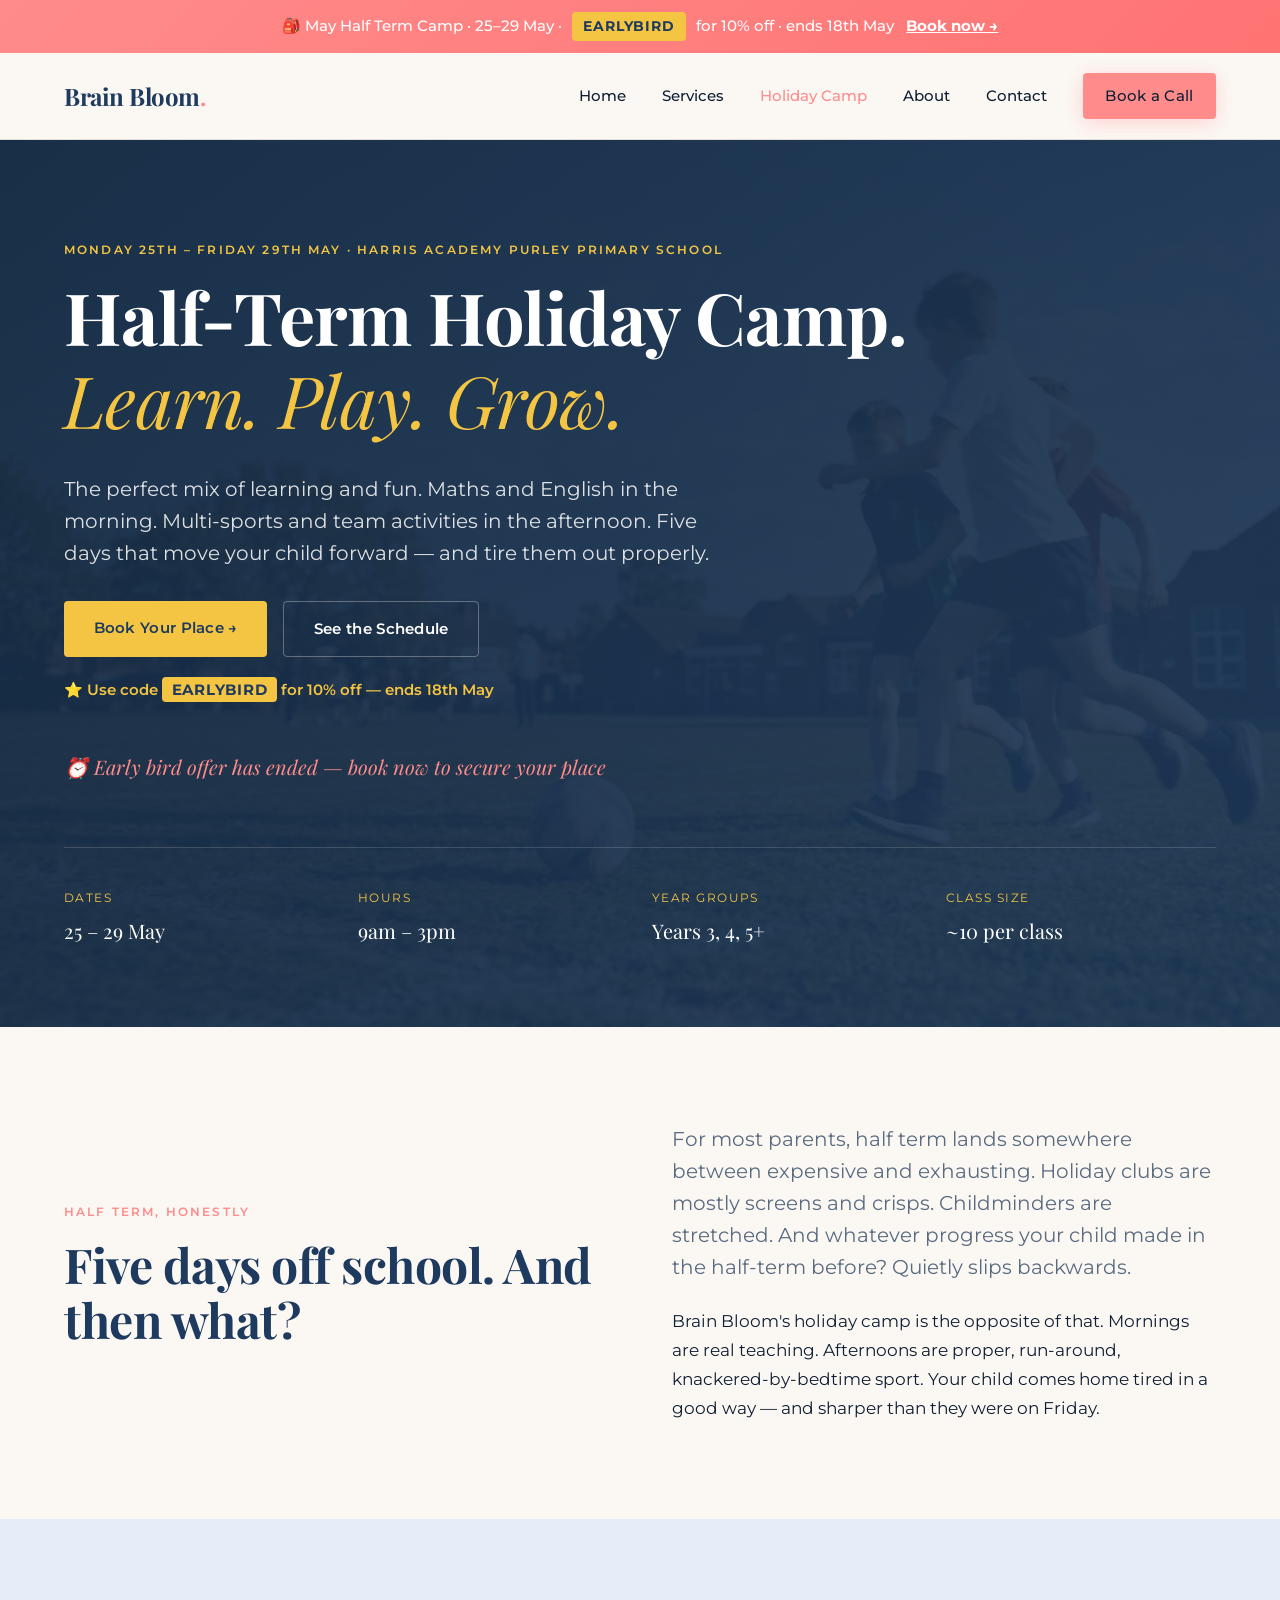
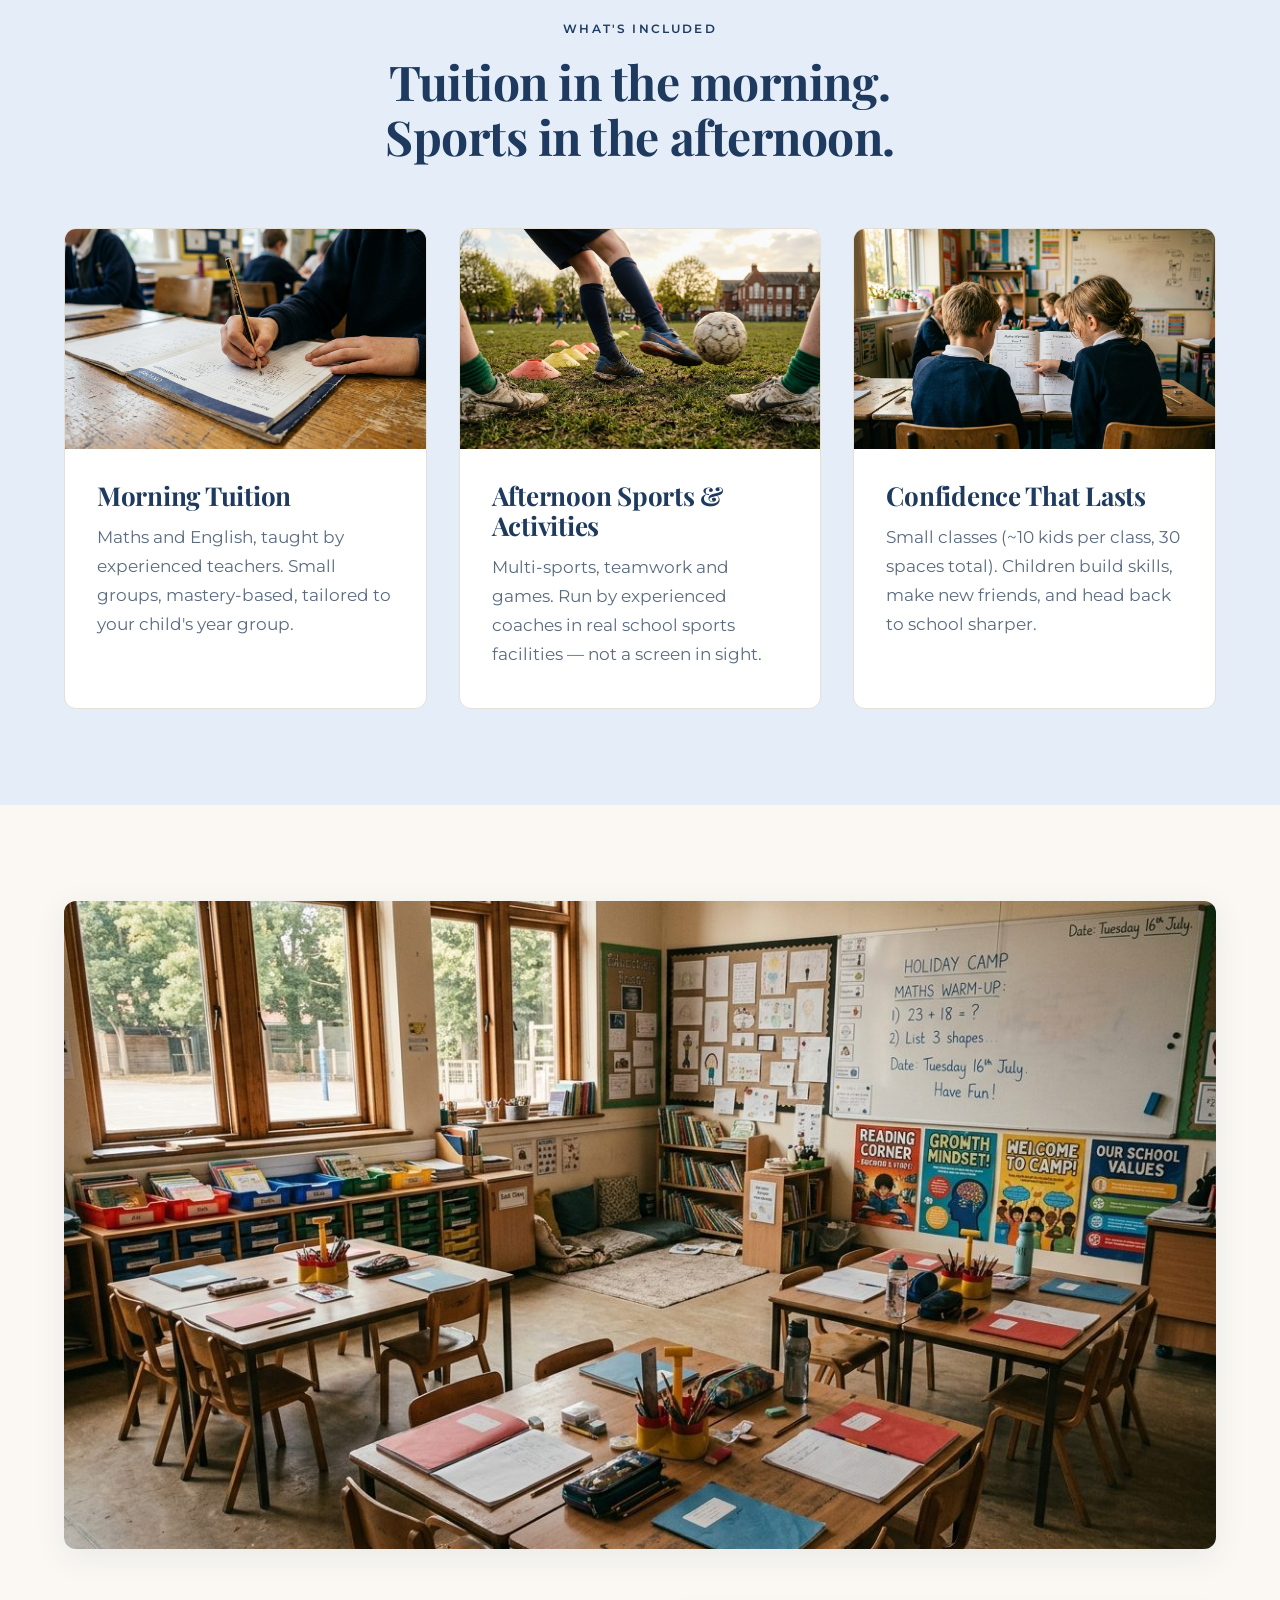
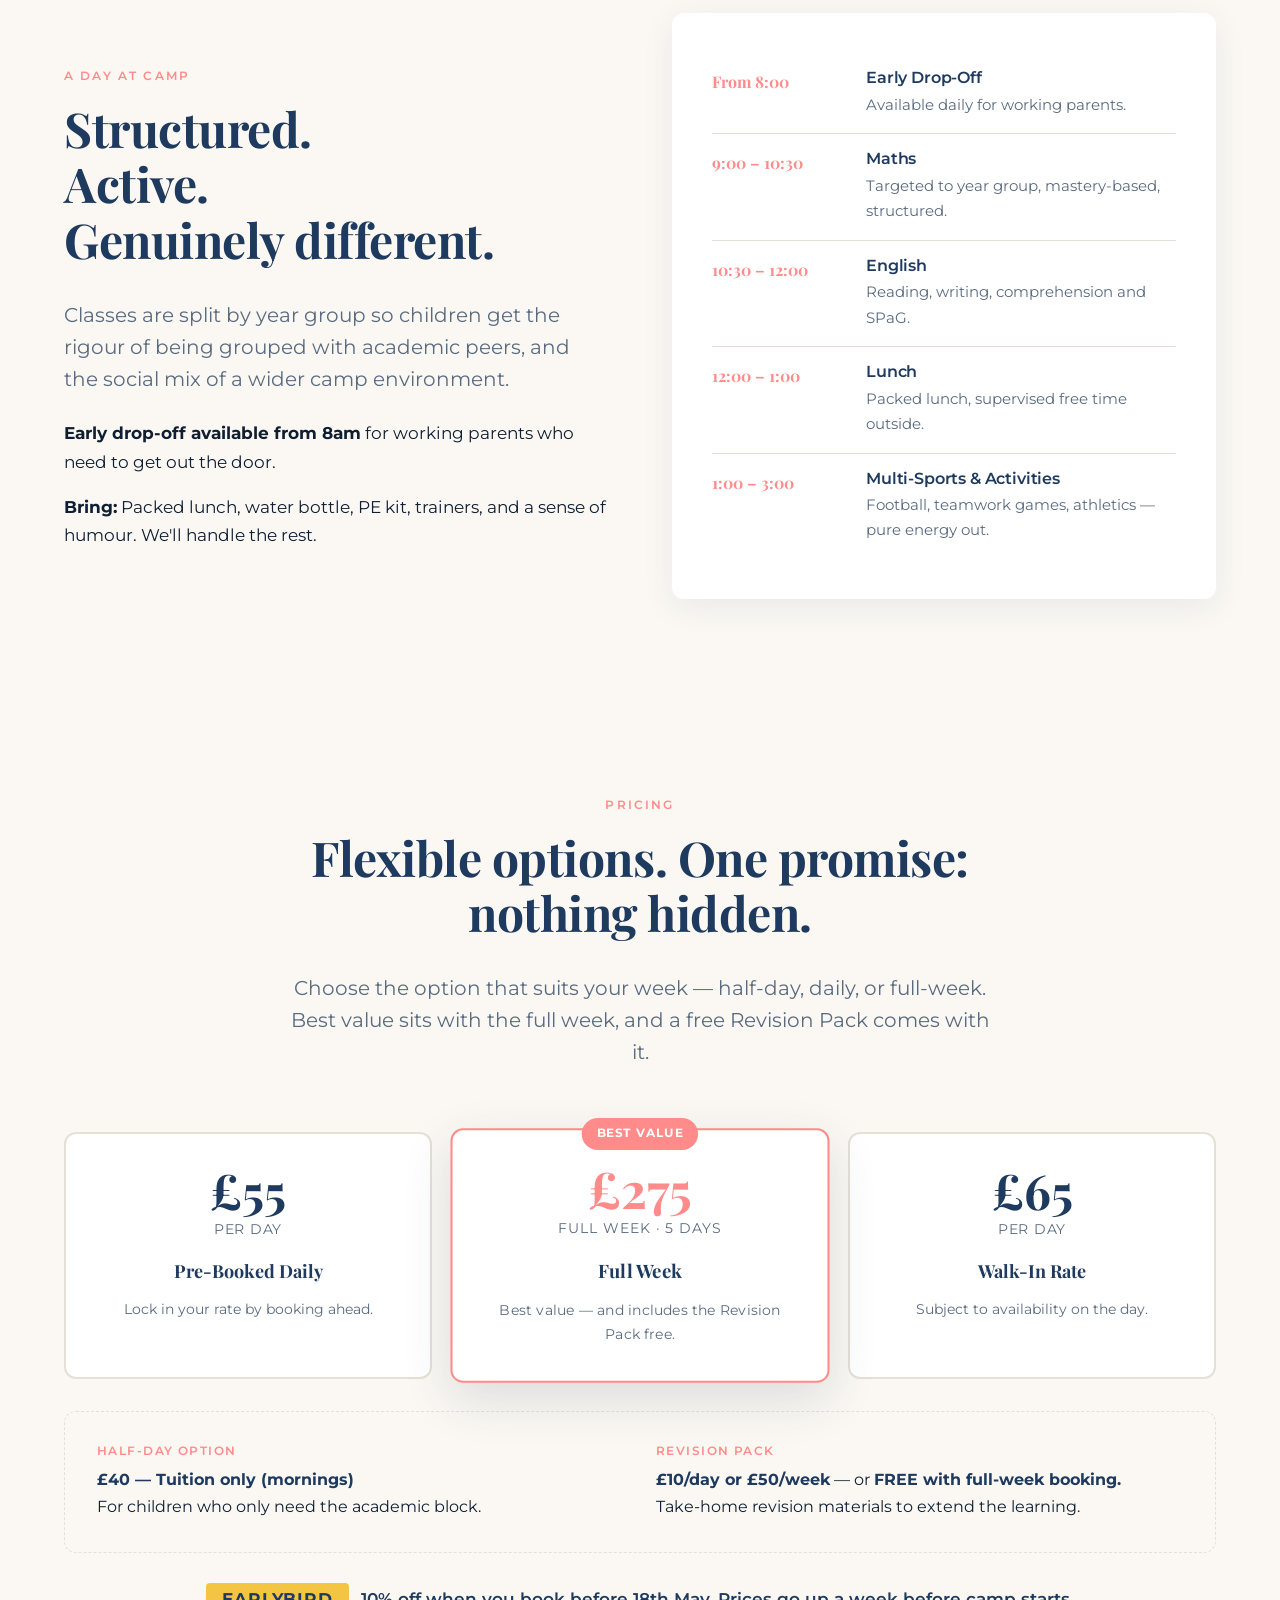
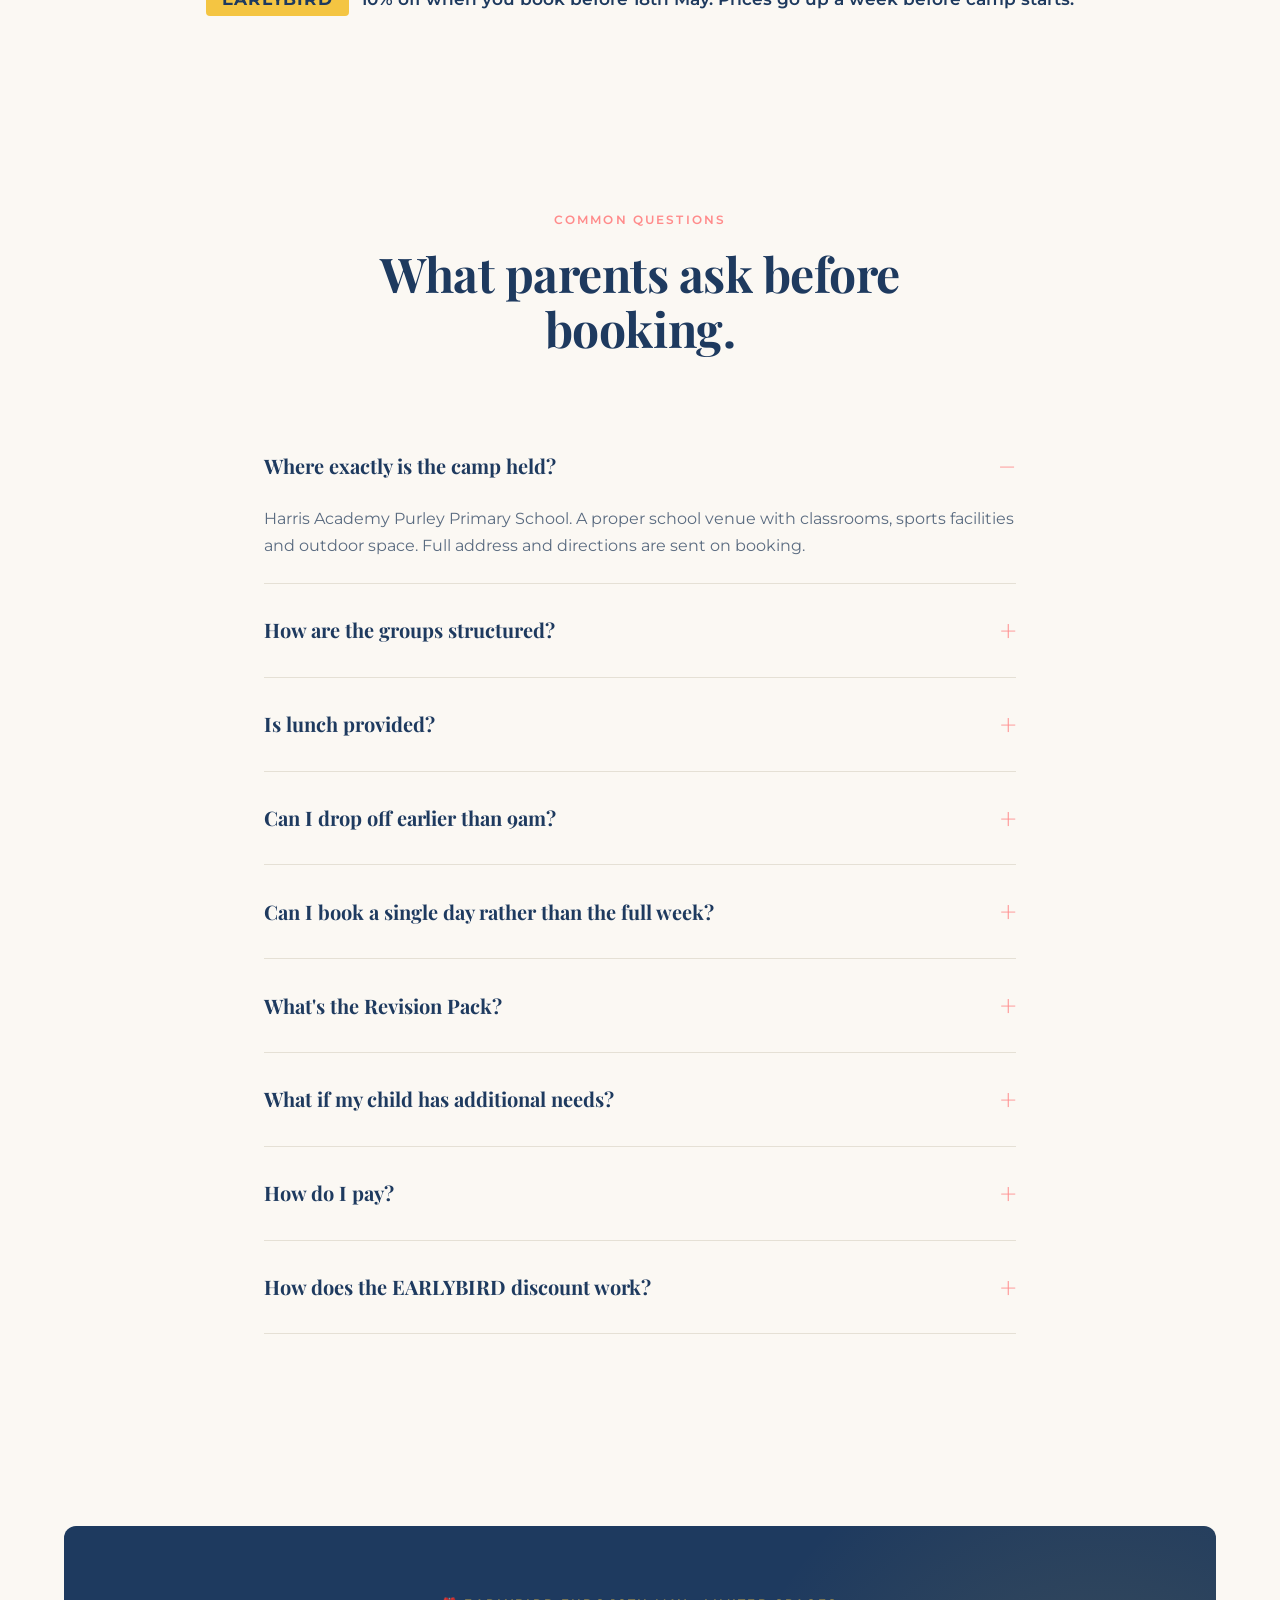
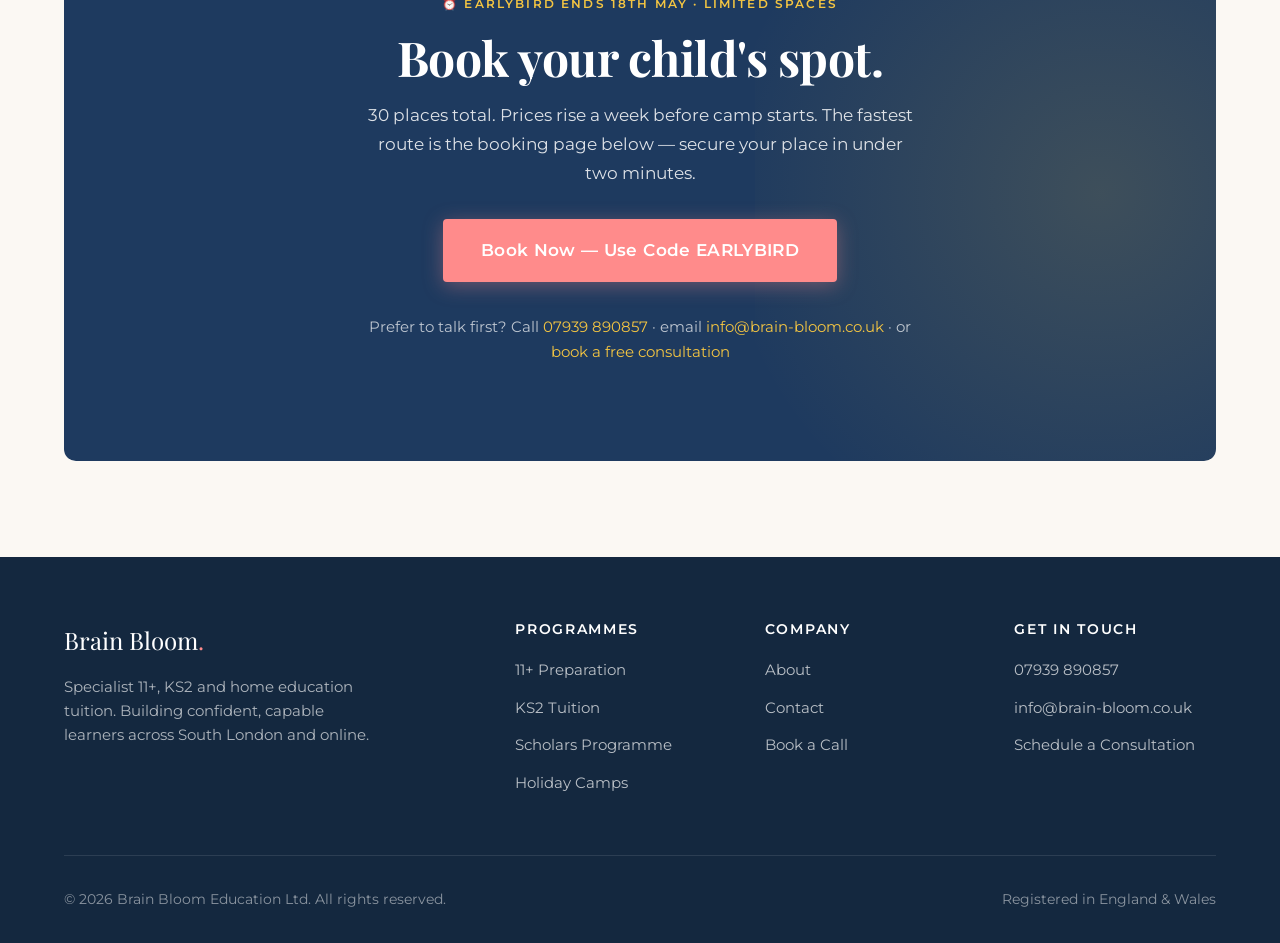
<file: camp.html>
<!DOCTYPE html>
<html lang="en">
<head>
<meta charset="UTF-8">
<meta name="viewport" content="width=device-width, initial-scale=1.0">
<title>Half-Term Holiday Camp — Brain Bloom Education</title>
<meta name="description" content="Half-term holiday camp for Years 3, 4 and 5+. Maths and English in the morning, multi-sports in the afternoon. Harris Academy Purley Primary School, 25–29 May.">
<link rel="preconnect" href="https://fonts.googleapis.com">
<link rel="preconnect" href="https://fonts.gstatic.com" crossorigin>
<link href="https://fonts.googleapis.com/css2?family=Playfair+Display:ital,wght@0,400;0,700;1,400;1,700&family=Montserrat:wght@400;500;600;700&display=swap" rel="stylesheet">
<link rel="stylesheet" href="styles.css">
<style>
  /* Camp page extras */
  .pricing-grid {
    display: grid;
    grid-template-columns: repeat(3, 1fr);
    gap: 1.5rem;
    margin-top: 3rem;
  }
  .price-card {
    background: var(--white);
    border-radius: var(--radius-lg);
    padding: 2rem;
    border: 2px solid var(--border);
    text-align: center;
    transition: all 0.3s ease;
  }
  .price-card.featured {
    border-color: var(--coral);
    transform: scale(1.03);
    box-shadow: var(--shadow-lift);
    position: relative;
  }
  .price-card.featured::before {
    content: 'BEST VALUE';
    position: absolute;
    top: -12px;
    left: 50%;
    transform: translateX(-50%);
    background: var(--coral);
    color: var(--white);
    font-size: 0.7rem;
    font-weight: 700;
    letter-spacing: 0.12em;
    padding: 0.4rem 0.9rem;
    border-radius: 20px;
  }
  .price-amount {
    font-family: var(--font-display);
    font-size: 3rem;
    font-weight: 700;
    color: var(--navy);
    line-height: 1;
    margin-bottom: 0.25rem;
  }
  .price-card.featured .price-amount { color: var(--coral); }
  .price-period {
    font-size: 0.875rem;
    color: var(--muted);
    margin-bottom: 1rem;
    letter-spacing: 0.05em;
  }
  .price-label {
    font-family: var(--font-display);
    font-size: 1.125rem;
    color: var(--navy);
    font-weight: 700;
  }
  .price-extras {
    background: var(--cream);
    border: 1px dashed var(--border);
    border-radius: var(--radius-lg);
    padding: 2rem;
    margin-top: 2rem;
    display: grid;
    grid-template-columns: 1fr 1fr;
    gap: 2rem;
  }
  .extra-item h4 {
    font-family: var(--font-body);
    font-size: 0.75rem;
    letter-spacing: 0.12em;
    text-transform: uppercase;
    color: var(--coral);
    margin-bottom: 0.5rem;
    font-weight: 600;
  }
  .extra-item p { font-size: 1rem; color: var(--ink); }
  .extra-item p strong { color: var(--navy); }
  @media (max-width: 860px) {
    .pricing-grid { grid-template-columns: 1fr; }
    .price-card.featured { transform: none; }
    .price-extras { grid-template-columns: 1fr; }
  }
</style>
</head>
<body>

<div class="announcement-bar">
  🎒 May Half Term Camp · 25–29 May ·
  <span class="code-pill">EARLYBIRD</span>
  for 10% off · ends 18th May
  <a href="https://book.brain-bloom.co.uk/" target="_blank">Book now →</a>
</div>

<header class="site-header">
  <div class="container">
    <nav class="nav">
      <a href="index.html" class="nav-brand">Brain Bloom<span>.</span></a>
      <button class="nav-toggle" aria-label="Toggle menu">☰</button>
      <ul class="nav-links">
        <li><a href="index.html">Home</a></li>
        <li><a href="services.html">Services</a></li>
        <li><a href="camp.html" class="active">Holiday Camp</a></li>
        <li><a href="about.html">About</a></li>
        <li><a href="contact.html">Contact</a></li>
        <li><a href="https://calendly.com/zakbendif101/30min" target="_blank" class="btn btn-primary" style="padding: 0.7rem 1.4rem;">Book a Call</a></li>
      </ul>
    </nav>
  </div>
</header>

<main>

<!-- HERO -->
<section class="camp-hero hero-with-bg">
  <img src="images/camp-hero.jpg" alt="Children playing football on a school field at summer camp" class="hero-bg-image" loading="eager">
  <div class="hero-bg-image-overlay"></div>
  <div class="container">
    <span class="eyebrow gold">Monday 25th – Friday 29th May · Harris Academy Purley Primary School</span>
    <h1>Half-Term Holiday Camp.<br><span class="accent">Learn. Play. Grow.</span></h1>
    <p class="lead mt-2" style="color: rgba(255,255,255,0.85); max-width: 680px;">The perfect mix of learning and fun. Maths and English in the morning. Multi-sports and team activities in the afternoon. Five days that move your child forward — and tire them out properly.</p>
    <div class="btn-cta-row">
      <a href="https://book.brain-bloom.co.uk/" target="_blank" class="btn btn-gold">Book Your Place →</a>
      <a href="#timetable" class="btn" style="background: transparent; color: var(--white); border: 1.5px solid rgba(255,255,255,0.3);">See the Schedule</a>
    </div>
    <p style="margin-top: 1.25rem; font-size: 0.9375rem; color: var(--gold); font-weight: 600;">⭐ Use code <strong style="background: var(--gold); color: var(--navy); padding: 0.2rem 0.6rem; border-radius: 4px; letter-spacing: 0.05em;">EARLYBIRD</strong> for 10% off — ends 18th May</p>

    <div data-countdown class="countdown-light" style="margin-top: 2rem;">
      <span class="countdown-prefix">⏰ Discount ends in</span>
      <div class="countdown">
        <div class="countdown-unit">
          <div class="countdown-number" data-days>00</div>
          <span class="countdown-label">Days</span>
        </div>
        <div class="countdown-unit">
          <div class="countdown-number" data-hours>00</div>
          <span class="countdown-label">Hours</span>
        </div>
        <div class="countdown-unit">
          <div class="countdown-number" data-minutes>00</div>
          <span class="countdown-label">Mins</span>
        </div>
        <div class="countdown-unit">
          <div class="countdown-number" data-seconds>00</div>
          <span class="countdown-label">Secs</span>
        </div>
      </div>
    </div>

    <div class="camp-meta">
      <div class="meta-item">
        <div class="meta-label">Dates</div>
        <div class="meta-value">25 – 29 May</div>
      </div>
      <div class="meta-item">
        <div class="meta-label">Hours</div>
        <div class="meta-value">9am – 3pm</div>
      </div>
      <div class="meta-item">
        <div class="meta-label">Year Groups</div>
        <div class="meta-value">Years 3, 4, 5+</div>
      </div>
      <div class="meta-item">
        <div class="meta-label">Class Size</div>
        <div class="meta-value">~10 per class</div>
      </div>
    </div>
  </div>
</section>

<!-- PAIN POINT INTRO -->
<section>
  <div class="container">
    <div class="grid-2">
      <div>
        <span class="eyebrow">Half term, honestly</span>
        <h2>Five days off school. And then what?</h2>
      </div>
      <div>
        <p class="lead">For most parents, half term lands somewhere between expensive and exhausting. Holiday clubs are mostly screens and crisps. Childminders are stretched. And whatever progress your child made in the half-term before? Quietly slips backwards.</p>
        <p style="margin-top: 1.5rem;">Brain Bloom's holiday camp is the opposite of that. Mornings are real teaching. Afternoons are proper, run-around, knackered-by-bedtime sport. Your child comes home tired in a good way — and sharper than they were on Friday.</p>
      </div>
    </div>
  </div>
</section>

<!-- WHAT THEY GET -->
<section class="section-light-blue">
  <div class="container">
    <div class="section-header">
      <span class="eyebrow navy">What's Included</span>
      <h2>Tuition in the morning.<br>Sports in the afternoon.</h2>
    </div>

    <div class="grid-3">
      <div class="card" style="padding: 0; overflow: hidden;">
        <div style="height: 220px; overflow: hidden;">
          <img src="images/included-tuition.jpg" alt="Child writing maths in an exercise book during morning tuition" loading="lazy" style="width: 100%; height: 100%; object-fit: cover; display: block;">
        </div>
        <div style="padding: 2rem 2rem 2.5rem;">
          <h3>Morning Tuition</h3>
          <p>Maths and English, taught by experienced teachers. Small groups, mastery-based, tailored to your child's year group.</p>
        </div>
      </div>

      <div class="card" style="padding: 0; overflow: hidden;">
        <div style="height: 220px; overflow: hidden;">
          <img src="images/included-sports.jpg" alt="Children playing football and team sports on a school field" loading="lazy" style="width: 100%; height: 100%; object-fit: cover; display: block;">
        </div>
        <div style="padding: 2rem 2rem 2.5rem;">
          <h3>Afternoon Sports &amp; Activities</h3>
          <p>Multi-sports, teamwork and games. Run by experienced coaches in real school sports facilities — not a screen in sight.</p>
        </div>
      </div>

      <div class="card" style="padding: 0; overflow: hidden;">
        <div style="height: 220px; overflow: hidden;">
          <img src="images/included-confidence.jpg" alt="Two primary school children working together on a maths workbook" loading="lazy" style="width: 100%; height: 100%; object-fit: cover; display: block;">
        </div>
        <div style="padding: 2rem 2rem 2.5rem;">
          <h3>Confidence That Lasts</h3>
          <p>Small classes (~10 kids per class, 30 spaces total). Children build skills, make new friends, and head back to school sharper.</p>
        </div>
      </div>
    </div>
  </div>
</section>

<!-- TIMETABLE -->
<section id="timetable">
  <div class="container">
    <div class="img-frame aspect-wide" style="margin-bottom: 4rem;">
      <img src="images/camp-day.jpg" alt="A primary school classroom set up for the Brain Bloom Holiday Camp with desks, exercise books and a maths warm-up on the whiteboard" loading="lazy">
    </div>

    <div class="grid-2">
      <div>
        <span class="eyebrow">A Day at Camp</span>
        <h2>Structured.<br>Active.<br>Genuinely different.</h2>
        <p class="lead mt-2">Classes are split by year group so children get the rigour of being grouped with academic peers, and the social mix of a wider camp environment.</p>
        <p style="margin-top: 1.5rem;"><strong>Early drop-off available from 8am</strong> for working parents who need to get out the door.</p>
        <p style="margin-top: 1rem;"><strong>Bring:</strong> Packed lunch, water bottle, PE kit, trainers, and a sense of humour. We'll handle the rest.</p>
      </div>
      <div class="timetable">
        <div class="timetable-row">
          <div class="timetable-time">From 8:00</div>
          <div class="timetable-activity">
            <h4>Early Drop-Off</h4>
            <p>Available daily for working parents.</p>
          </div>
        </div>
        <div class="timetable-row">
          <div class="timetable-time">9:00 – 10:30</div>
          <div class="timetable-activity">
            <h4>Maths</h4>
            <p>Targeted to year group, mastery-based, structured.</p>
          </div>
        </div>
        <div class="timetable-row">
          <div class="timetable-time">10:30 – 12:00</div>
          <div class="timetable-activity">
            <h4>English</h4>
            <p>Reading, writing, comprehension and SPaG.</p>
          </div>
        </div>
        <div class="timetable-row">
          <div class="timetable-time">12:00 – 1:00</div>
          <div class="timetable-activity">
            <h4>Lunch</h4>
            <p>Packed lunch, supervised free time outside.</p>
          </div>
        </div>
        <div class="timetable-row">
          <div class="timetable-time">1:00 – 3:00</div>
          <div class="timetable-activity">
            <h4>Multi-Sports &amp; Activities</h4>
            <p>Football, teamwork games, athletics — pure energy out.</p>
          </div>
        </div>
      </div>
    </div>
  </div>
</section>

<!-- PRICING -->
<section class="section-cream">
  <div class="container">
    <div class="section-header">
      <span class="eyebrow">Pricing</span>
      <h2>Flexible options. One promise:<br>nothing hidden.</h2>
      <p class="lead mt-2">Choose the option that suits your week — half-day, daily, or full-week. Best value sits with the full week, and a free Revision Pack comes with it.</p>
    </div>

    <div class="pricing-grid">
      <div class="price-card">
        <div class="price-amount">£55</div>
        <div class="price-period">PER DAY</div>
        <div class="price-label">Pre-Booked Daily</div>
        <p style="font-size: 0.875rem; color: var(--muted); margin-top: 0.75rem;">Lock in your rate by booking ahead.</p>
      </div>

      <div class="price-card featured">
        <div class="price-amount">£275</div>
        <div class="price-period">FULL WEEK · 5 DAYS</div>
        <div class="price-label">Full Week</div>
        <p style="font-size: 0.875rem; color: var(--muted); margin-top: 0.75rem;">Best value — and includes the Revision Pack free.</p>
      </div>

      <div class="price-card">
        <div class="price-amount">£65</div>
        <div class="price-period">PER DAY</div>
        <div class="price-label">Walk-In Rate</div>
        <p style="font-size: 0.875rem; color: var(--muted); margin-top: 0.75rem;">Subject to availability on the day.</p>
      </div>
    </div>

    <div class="price-extras">
      <div class="extra-item">
        <h4>Half-Day Option</h4>
        <p><strong>£40 — Tuition only (mornings)</strong><br>For children who only need the academic block.</p>
      </div>
      <div class="extra-item">
        <h4>Revision Pack</h4>
        <p><strong>£10/day or £50/week</strong> — or <strong>FREE with full-week booking.</strong><br>Take-home revision materials to extend the learning.</p>
      </div>
    </div>

    <p style="text-align: center; margin-top: 2rem;"><span style="background: var(--gold); color: var(--navy); padding: 0.4rem 1rem; border-radius: 4px; font-weight: 700; letter-spacing: 0.05em;">EARLYBIRD</span> <span style="color: var(--navy); font-weight: 600; margin-left: 0.5rem;">10% off when you book before 18th May. Prices go up a week before camp starts.</span></p>
  </div>
</section>

<!-- FAQ -->
<section>
  <div class="container" style="max-width: 800px;">
    <div class="section-header">
      <span class="eyebrow">Common Questions</span>
      <h2>What parents ask before booking.</h2>
    </div>

    <details class="faq-item" open>
      <summary class="faq-question">Where exactly is the camp held?</summary>
      <div class="faq-answer">Harris Academy Purley Primary School. A proper school venue with classrooms, sports facilities and outdoor space. Full address and directions are sent on booking.</div>
    </details>

    <details class="faq-item">
      <summary class="faq-question">How are the groups structured?</summary>
      <div class="faq-answer">Classes are split by year group — Years 3, 4 and 5+ — so your child is taught with academic peers. Class sizes are kept to around 10 children, with 30 spaces total across the camp.</div>
    </details>

    <details class="faq-item">
      <summary class="faq-question">Is lunch provided?</summary>
      <div class="faq-answer">Children bring a packed lunch and water bottle. The lunch hour runs from 12:00–1:00 and is supervised throughout.</div>
    </details>

    <details class="faq-item">
      <summary class="faq-question">Can I drop off earlier than 9am?</summary>
      <div class="faq-answer">Yes. Early drop-off is available from 8am for working parents who need to get to work. Just let us know in advance.</div>
    </details>

    <details class="faq-item">
      <summary class="faq-question">Can I book a single day rather than the full week?</summary>
      <div class="faq-answer">Yes. Single days are £55 pre-booked or £65 walk-in. Full week (5 days) is £275 and includes the Revision Pack free — that's the best value.</div>
    </details>

    <details class="faq-item">
      <summary class="faq-question">What's the Revision Pack?</summary>
      <div class="faq-answer">A take-home pack of revision materials your child uses to consolidate what they've learned during the camp. £10/day or £50 for the week — or completely free if you book the full week.</div>
    </details>

    <details class="faq-item">
      <summary class="faq-question">What if my child has additional needs?</summary>
      <div class="faq-answer">Please mention this on the consultation call. We'll have an honest conversation about whether the camp environment is the right fit, and what we can put in place if it is.</div>
    </details>

    <details class="faq-item">
      <summary class="faq-question">How do I pay?</summary>
      <div class="faq-answer">Bookings and payment are handled directly through our booking page at <a href="https://book.brain-bloom.co.uk/" target="_blank" style="color: var(--coral);">book.brain-bloom.co.uk</a>. Your place is held the moment payment goes through.</div>
    </details>

    <details class="faq-item">
      <summary class="faq-question">How does the EARLYBIRD discount work?</summary>
      <div class="faq-answer">Use the code <strong>EARLYBIRD</strong> at checkout for 10% off any booking made before <strong>18th May</strong>. After that, prices go up a week before camp starts. The discount works on full-week, daily and half-day rates.</div>
    </details>
  </div>
</section>

<!-- CTA -->
<section>
  <div class="container">
    <div class="cta-banner">
      <span class="eyebrow gold">⏰ EARLYBIRD ends 18th May · Limited spaces</span>
      <h2>Book your child's spot.</h2>
      <p>30 places total. Prices rise a week before camp starts. The fastest route is the booking page below — secure your place in under two minutes.</p>
      <a href="https://book.brain-bloom.co.uk/" target="_blank" class="btn btn-primary" style="font-size: 1.0625rem; padding: 1.1rem 2.4rem;">Book Now — Use Code EARLYBIRD</a>
      <p style="margin-top: 2rem; font-size: 0.9375rem; color: rgba(255,255,255,0.7);">
        Prefer to talk first? Call <a href="tel:07939890857" style="color: var(--gold);">07939 890857</a> · email <a href="mailto:info@brain-bloom.co.uk" style="color: var(--gold);">info@brain-bloom.co.uk</a> · or <a href="https://calendly.com/zakbendif101/30min" target="_blank" style="color: var(--gold);">book a free consultation</a>
      </p>
    </div>
  </div>
</section>

</main>

<footer class="site-footer">
  <div class="container">
    <div class="footer-grid">
      <div>
        <div class="footer-brand">Brain Bloom<span>.</span></div>
        <p class="footer-tagline">Specialist 11+, KS2 and home education tuition. Building confident, capable learners across South London and online.</p>
      </div>
      <div>
        <h4>Programmes</h4>
        <ul>
          <li><a href="services.html#eleven-plus">11+ Preparation</a></li>
          <li><a href="services.html#ks2">KS2 Tuition</a></li>
          <li><a href="services.html#scholars">Scholars Programme</a></li>
          <li><a href="camp.html">Holiday Camps</a></li>
        </ul>
      </div>
      <div>
        <h4>Company</h4>
        <ul>
          <li><a href="about.html">About</a></li>
          <li><a href="contact.html">Contact</a></li>
          <li><a href="https://calendly.com/zakbendif101/30min" target="_blank">Book a Call</a></li>
        </ul>
      </div>
      <div>
        <h4>Get in Touch</h4>
        <ul>
          <li><a href="tel:07939890857">07939 890857</a></li>
          <li><a href="mailto:info@brain-bloom.co.uk">info@brain-bloom.co.uk</a></li>
          <li><a href="https://calendly.com/zakbendif101/30min" target="_blank">Schedule a Consultation</a></li>
        </ul>
      </div>
    </div>
    <div class="footer-bottom">
      <div>© 2026 Brain Bloom Education Ltd. All rights reserved.</div>
      <div>Registered in England &amp; Wales</div>
    </div>
  </div>
</footer>

<script src="script.js"></script>
</body>
</html>
</file>
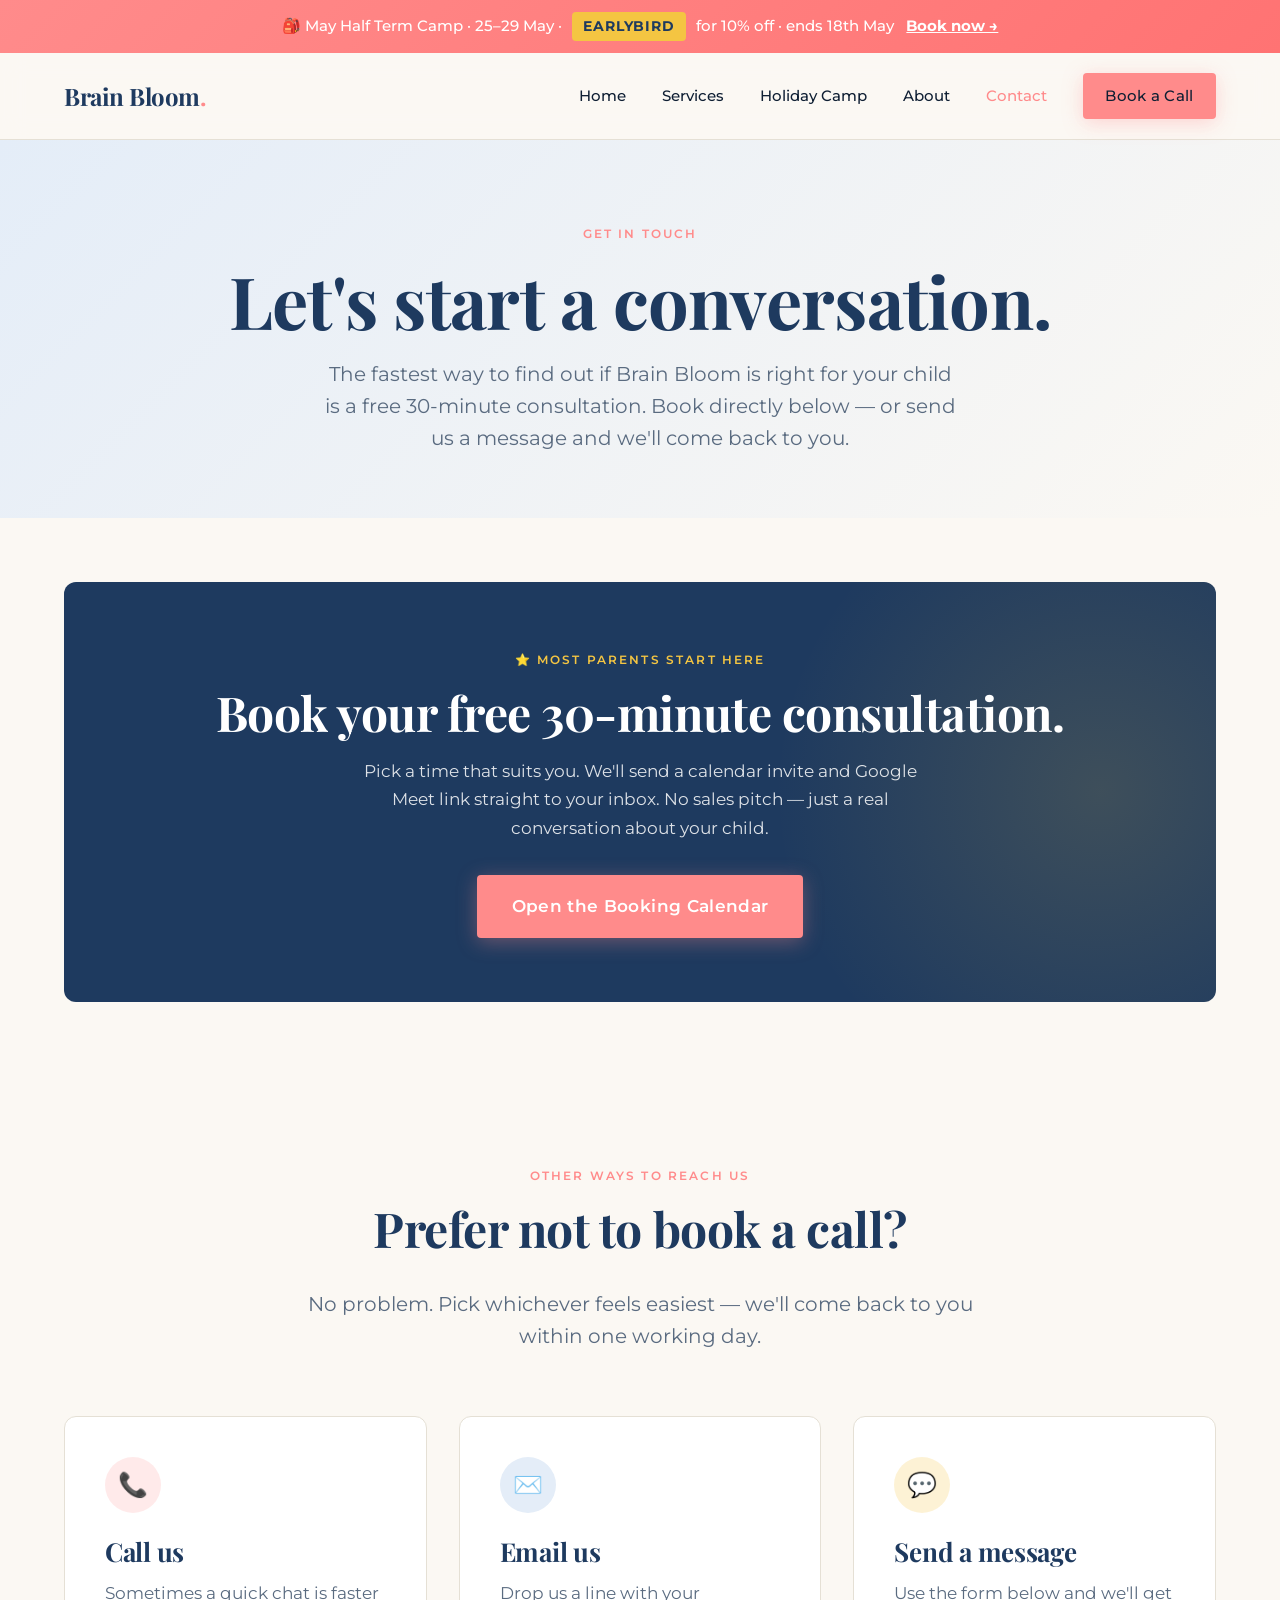
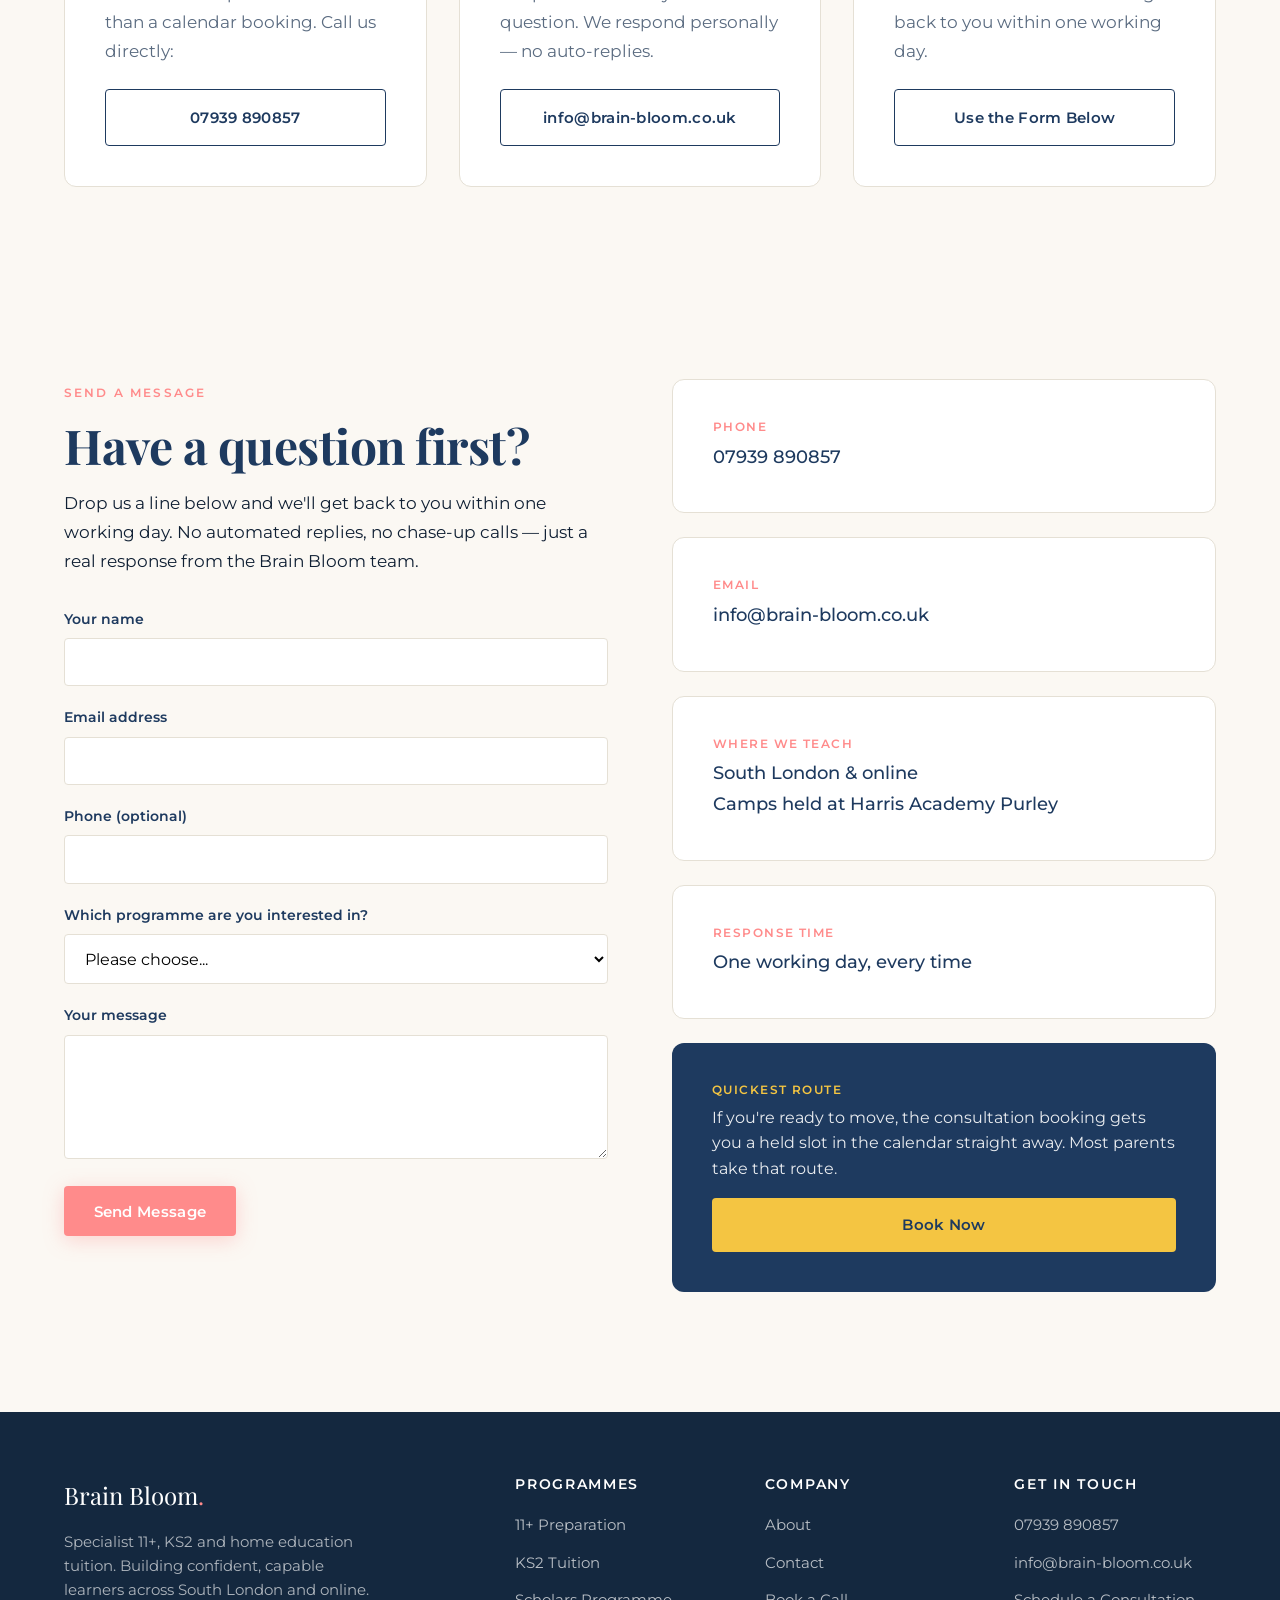
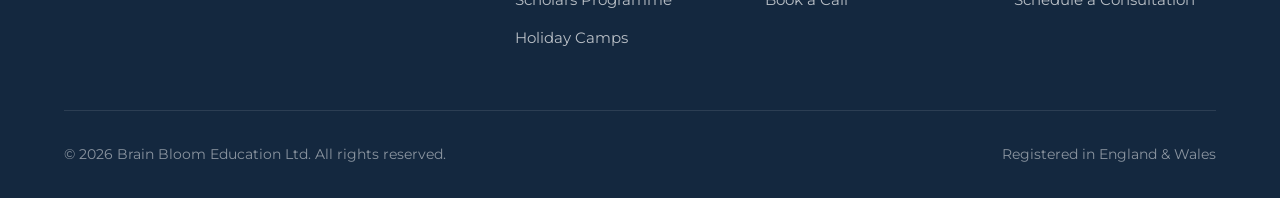
<file: contact.html>
<!DOCTYPE html>
<html lang="en">
<head>
<meta charset="UTF-8">
<meta name="viewport" content="width=device-width, initial-scale=1.0">
<title>Contact — Brain Bloom Education</title>
<meta name="description" content="Book a free consultation, ask a question, or get in touch about 11+ preparation, KS2 tuition, the Scholars Programme or holiday camps.">
<link rel="preconnect" href="https://fonts.googleapis.com">
<link rel="preconnect" href="https://fonts.gstatic.com" crossorigin>
<link href="https://fonts.googleapis.com/css2?family=Playfair+Display:ital,wght@0,400;0,700;1,400;1,700&family=Montserrat:wght@400;500;600;700&display=swap" rel="stylesheet">
<link rel="stylesheet" href="styles.css">
</head>
<body>

<div class="announcement-bar">
  🎒 May Half Term Camp · 25–29 May ·
  <span class="code-pill">EARLYBIRD</span>
  for 10% off · ends 18th May
  <a href="camp.html">Book now →</a>
</div>

<header class="site-header">
  <div class="container">
    <nav class="nav">
      <a href="index.html" class="nav-brand">Brain Bloom<span>.</span></a>
      <button class="nav-toggle" aria-label="Toggle menu">☰</button>
      <ul class="nav-links">
        <li><a href="index.html">Home</a></li>
        <li><a href="services.html">Services</a></li>
        <li><a href="camp.html">Holiday Camp</a></li>
        <li><a href="about.html">About</a></li>
        <li><a href="contact.html" class="active">Contact</a></li>
        <li><a href="https://calendly.com/zakbendif101/30min" target="_blank" class="btn btn-primary" style="padding: 0.7rem 1.4rem;">Book a Call</a></li>
      </ul>
    </nav>
  </div>
</header>

<main>

<section class="page-hero">
  <div class="container">
    <span class="eyebrow">Get in Touch</span>
    <h1>Let's start a conversation.</h1>
    <p class="lead mt-2">The fastest way to find out if Brain Bloom is right for your child is a free 30-minute consultation. Book directly below — or send us a message and we'll come back to you.</p>
  </div>
</section>

<!-- PRIMARY CTA — CALENDLY -->
<section class="tight">
  <div class="container">
    <div class="cta-banner">
      <span class="eyebrow gold">⭐ Most parents start here</span>
      <h2>Book your free 30-minute consultation.</h2>
      <p>Pick a time that suits you. We'll send a calendar invite and Google Meet link straight to your inbox. No sales pitch — just a real conversation about your child.</p>
      <a href="https://calendly.com/zakbendif101/30min" target="_blank" class="btn btn-primary" style="font-size: 1.0625rem; padding: 1.1rem 2.2rem;">Open the Booking Calendar</a>
    </div>
  </div>
</section>

<!-- SECONDARY CONTACT METHODS -->
<section class="section-cream">
  <div class="container">
    <div class="section-header">
      <span class="eyebrow">Other ways to reach us</span>
      <h2>Prefer not to book a call?</h2>
      <p class="lead mt-2">No problem. Pick whichever feels easiest — we'll come back to you within one working day.</p>
    </div>

    <div class="grid-3">
      <div class="card">
        <div class="card-icon coral">📞</div>
        <h3>Call us</h3>
        <p style="margin-bottom: 1.5rem;">Sometimes a quick chat is faster than a calendar booking. Call us directly:</p>
        <a href="tel:07939890857" class="btn btn-secondary" style="width: 100%;">07939 890857</a>
      </div>

      <div class="card">
        <div class="card-icon">✉️</div>
        <h3>Email us</h3>
        <p style="margin-bottom: 1.5rem;">Drop us a line with your question. We respond personally — no auto-replies.</p>
        <a href="mailto:info@brain-bloom.co.uk" class="btn btn-secondary" style="width: 100%;">info@brain-bloom.co.uk</a>
      </div>

      <div class="card">
        <div class="card-icon gold">💬</div>
        <h3>Send a message</h3>
        <p style="margin-bottom: 1.5rem;">Use the form below and we'll get back to you within one working day.</p>
        <a href="#message-form" class="btn btn-secondary" style="width: 100%;">Use the Form Below</a>
      </div>
    </div>
  </div>
</section>

<!-- MESSAGE FORM -->
<section id="message-form">
  <div class="container">
    <div class="contact-grid">
      <div>
        <span class="eyebrow">Send a message</span>
        <h2>Have a question first?</h2>
        <p style="margin-top: 1rem;">Drop us a line below and we'll get back to you within one working day. No automated replies, no chase-up calls — just a real response from the Brain Bloom team.</p>

        <form action="https://formspree.io/f/YOUR_FORM_ID" method="POST" style="margin-top: 2rem;">
          <div class="form-group">
            <label for="name">Your name</label>
            <input type="text" id="name" name="name" required>
          </div>

          <div class="form-group">
            <label for="email">Email address</label>
            <input type="email" id="email" name="email" required>
          </div>

          <div class="form-group">
            <label for="phone">Phone (optional)</label>
            <input type="tel" id="phone" name="phone">
          </div>

          <div class="form-group">
            <label for="programme">Which programme are you interested in?</label>
            <select id="programme" name="programme">
              <option value="">Please choose...</option>
              <option value="11+">11+ Preparation</option>
              <option value="KS2">KS2 Tuition</option>
              <option value="Scholars">Scholars Programme (home ed)</option>
              <option value="Camp">Holiday Camp</option>
              <option value="Unsure">Not sure yet</option>
            </select>
          </div>

          <div class="form-group">
            <label for="message">Your message</label>
            <textarea id="message" name="message" rows="5" required></textarea>
          </div>

          <button type="submit" class="btn btn-primary">Send Message</button>
        </form>
      </div>

      <div>
        <div class="contact-info-block">
          <h4>Phone</h4>
          <p><a href="tel:07939890857">07939 890857</a></p>
        </div>

        <div class="contact-info-block">
          <h4>Email</h4>
          <p><a href="mailto:info@brain-bloom.co.uk">info@brain-bloom.co.uk</a></p>
        </div>

        <div class="contact-info-block">
          <h4>Where We Teach</h4>
          <p>South London &amp; online<br>Camps held at Harris Academy Purley</p>
        </div>

        <div class="contact-info-block">
          <h4>Response Time</h4>
          <p>One working day, every time</p>
        </div>

        <div class="contact-info-block" style="background: var(--navy); color: var(--white); border: none;">
          <h4 style="color: var(--gold);">Quickest route</h4>
          <p style="color: rgba(255,255,255,0.9); font-size: 1rem; font-weight: 400; line-height: 1.6;">If you're ready to move, the consultation booking gets you a held slot in the calendar straight away. Most parents take that route.</p>
          <a href="https://calendly.com/zakbendif101/30min" target="_blank" class="btn btn-gold" style="margin-top: 1rem; width: 100%;">Book Now</a>
        </div>
      </div>
    </div>
  </div>
</section>

</main>

<footer class="site-footer">
  <div class="container">
    <div class="footer-grid">
      <div>
        <div class="footer-brand">Brain Bloom<span>.</span></div>
        <p class="footer-tagline">Specialist 11+, KS2 and home education tuition. Building confident, capable learners across South London and online.</p>
      </div>
      <div>
        <h4>Programmes</h4>
        <ul>
          <li><a href="services.html#eleven-plus">11+ Preparation</a></li>
          <li><a href="services.html#ks2">KS2 Tuition</a></li>
          <li><a href="services.html#scholars">Scholars Programme</a></li>
          <li><a href="camp.html">Holiday Camps</a></li>
        </ul>
      </div>
      <div>
        <h4>Company</h4>
        <ul>
          <li><a href="about.html">About</a></li>
          <li><a href="contact.html">Contact</a></li>
          <li><a href="https://calendly.com/zakbendif101/30min" target="_blank">Book a Call</a></li>
        </ul>
      </div>
      <div>
        <h4>Get in Touch</h4>
        <ul>
          <li><a href="tel:07939890857">07939 890857</a></li>
          <li><a href="mailto:info@brain-bloom.co.uk">info@brain-bloom.co.uk</a></li>
          <li><a href="https://calendly.com/zakbendif101/30min" target="_blank">Schedule a Consultation</a></li>
        </ul>
      </div>
    </div>
    <div class="footer-bottom">
      <div>© 2026 Brain Bloom Education Ltd. All rights reserved.</div>
      <div>Registered in England &amp; Wales</div>
    </div>
  </div>
</footer>

<script src="script.js"></script>
</body>
</html>
</file>
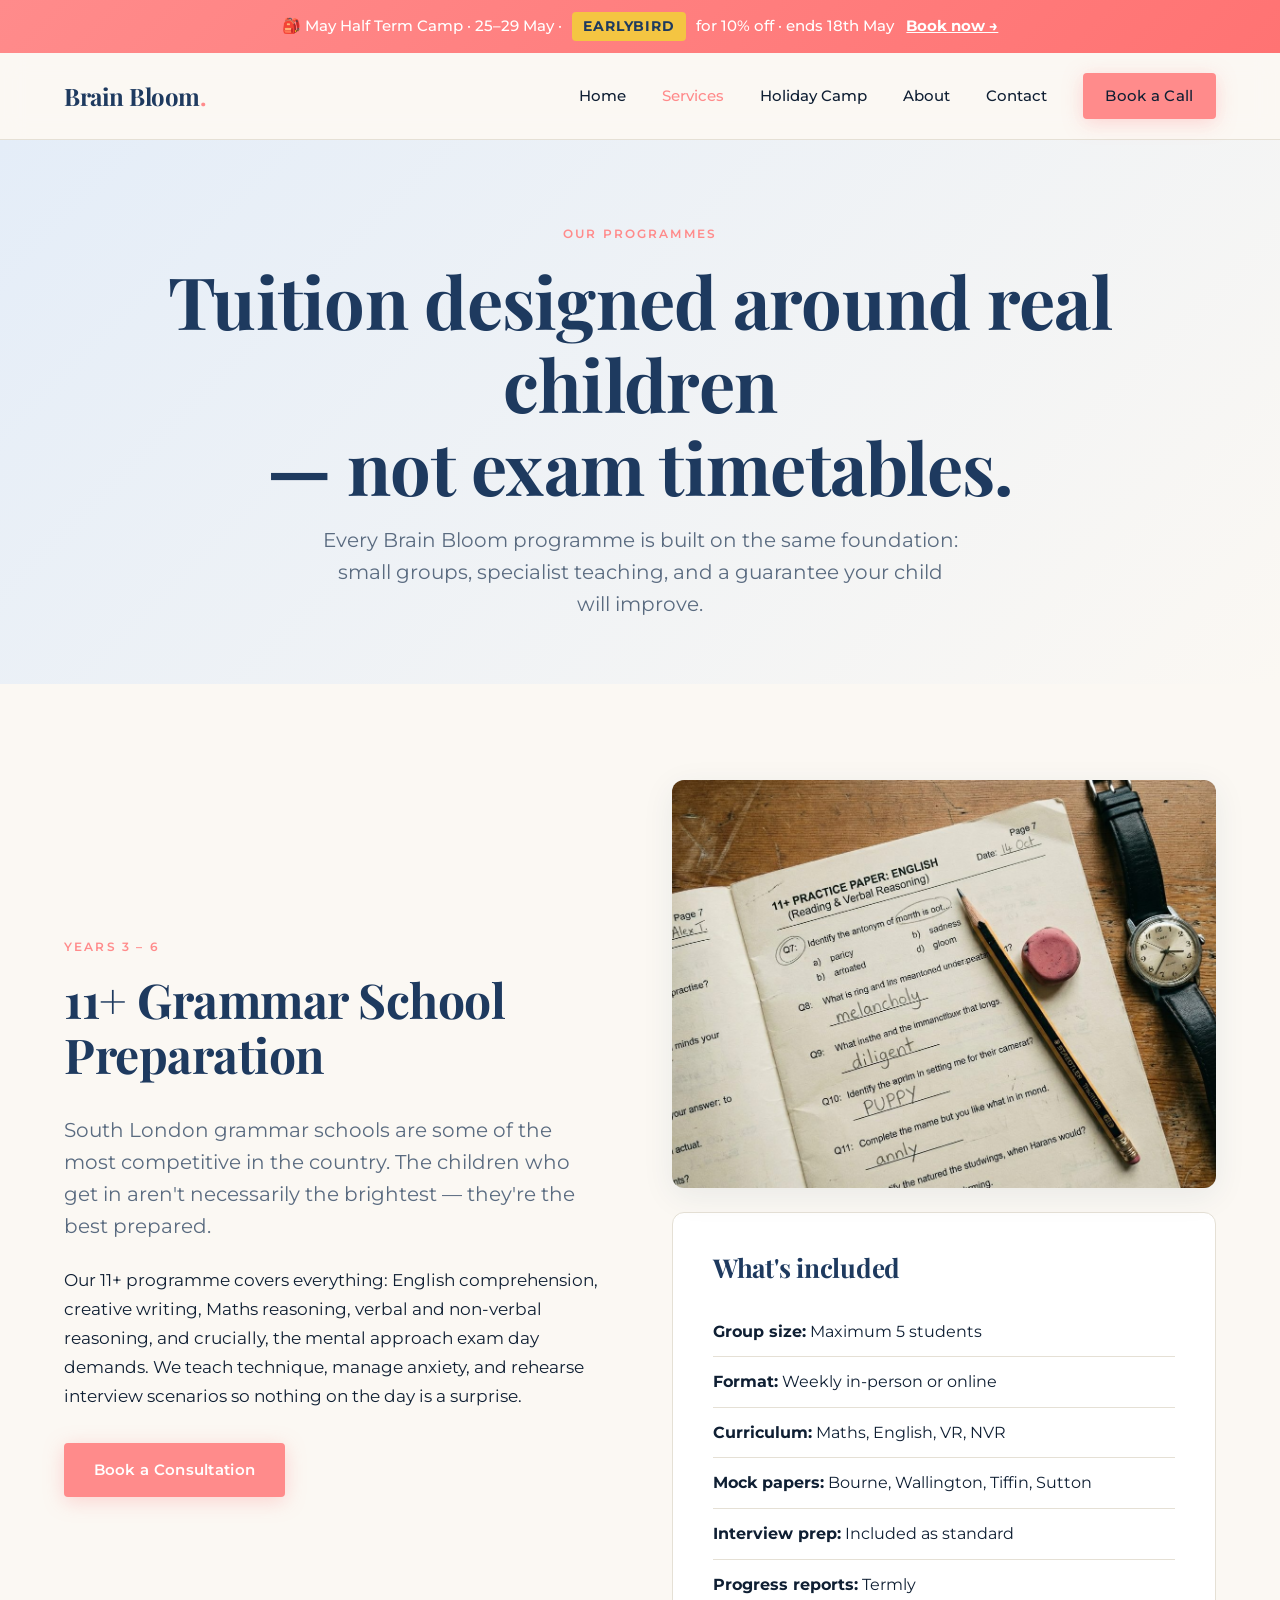
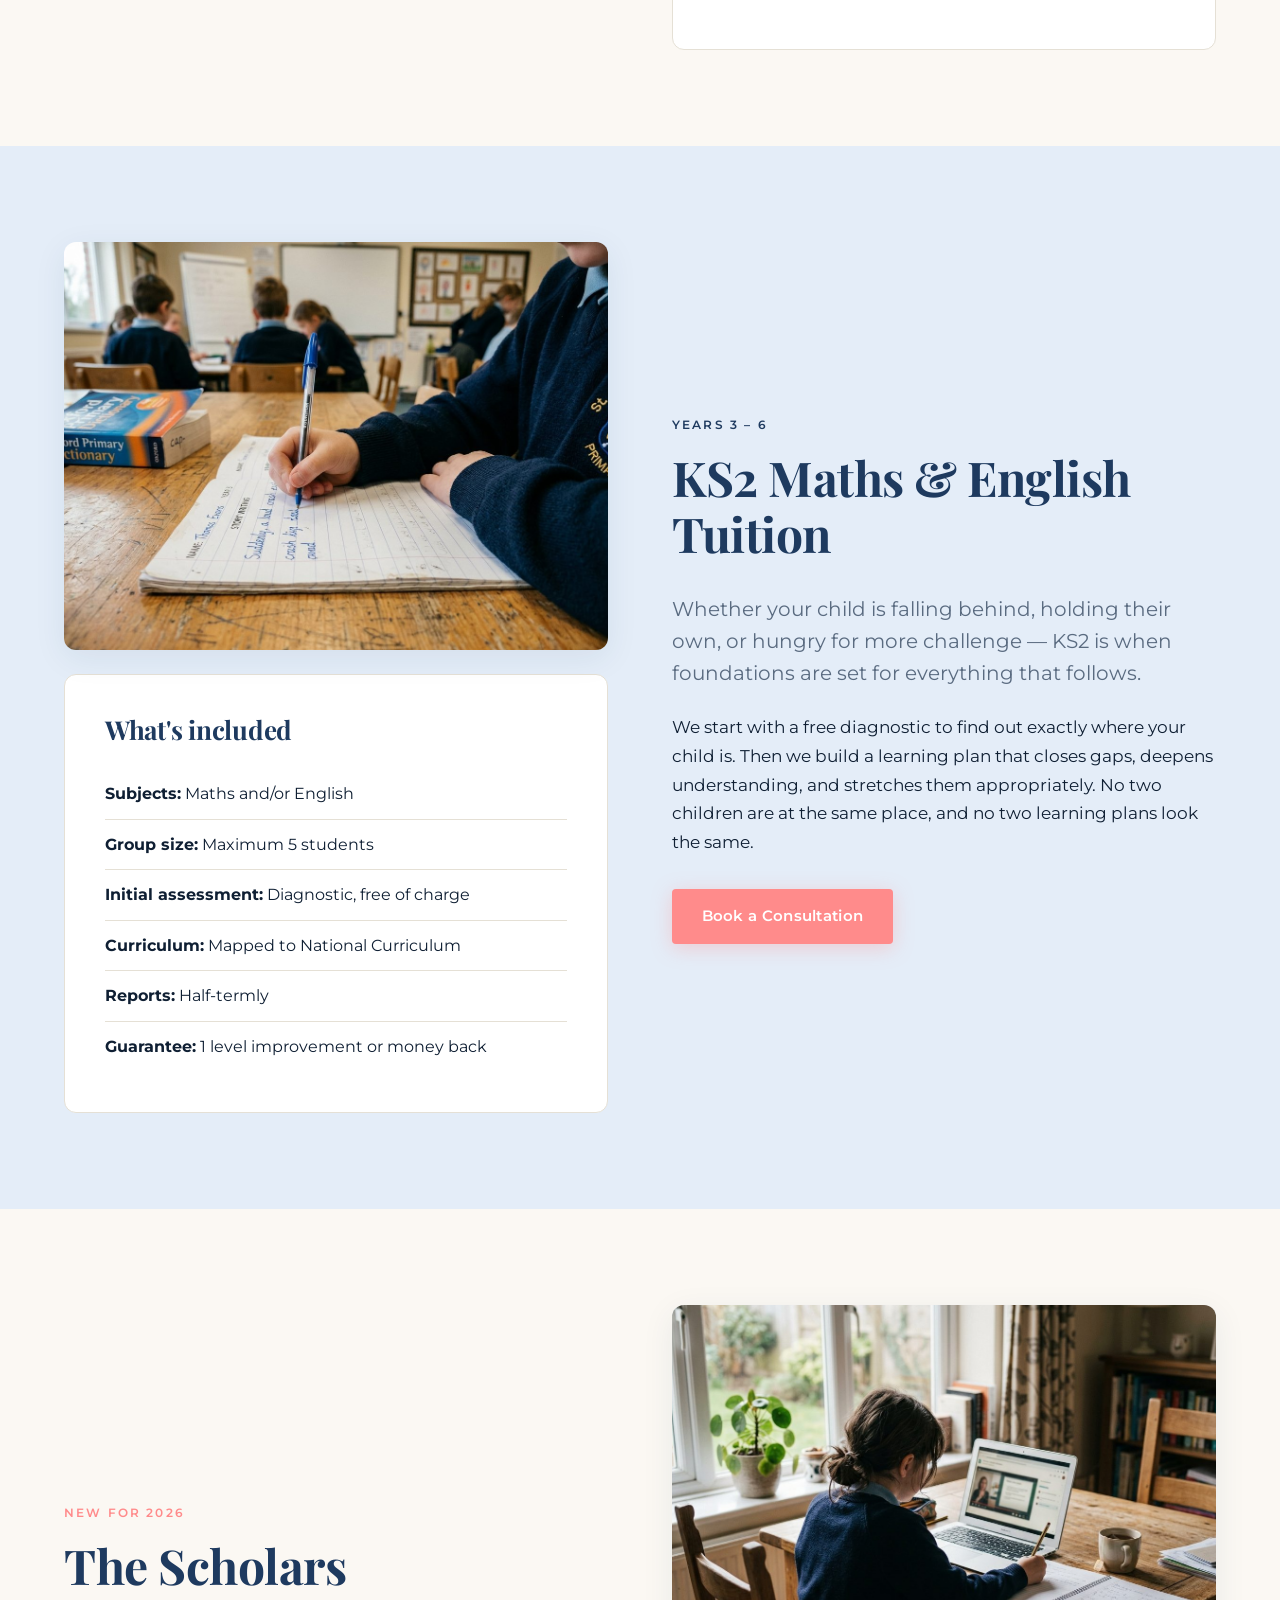
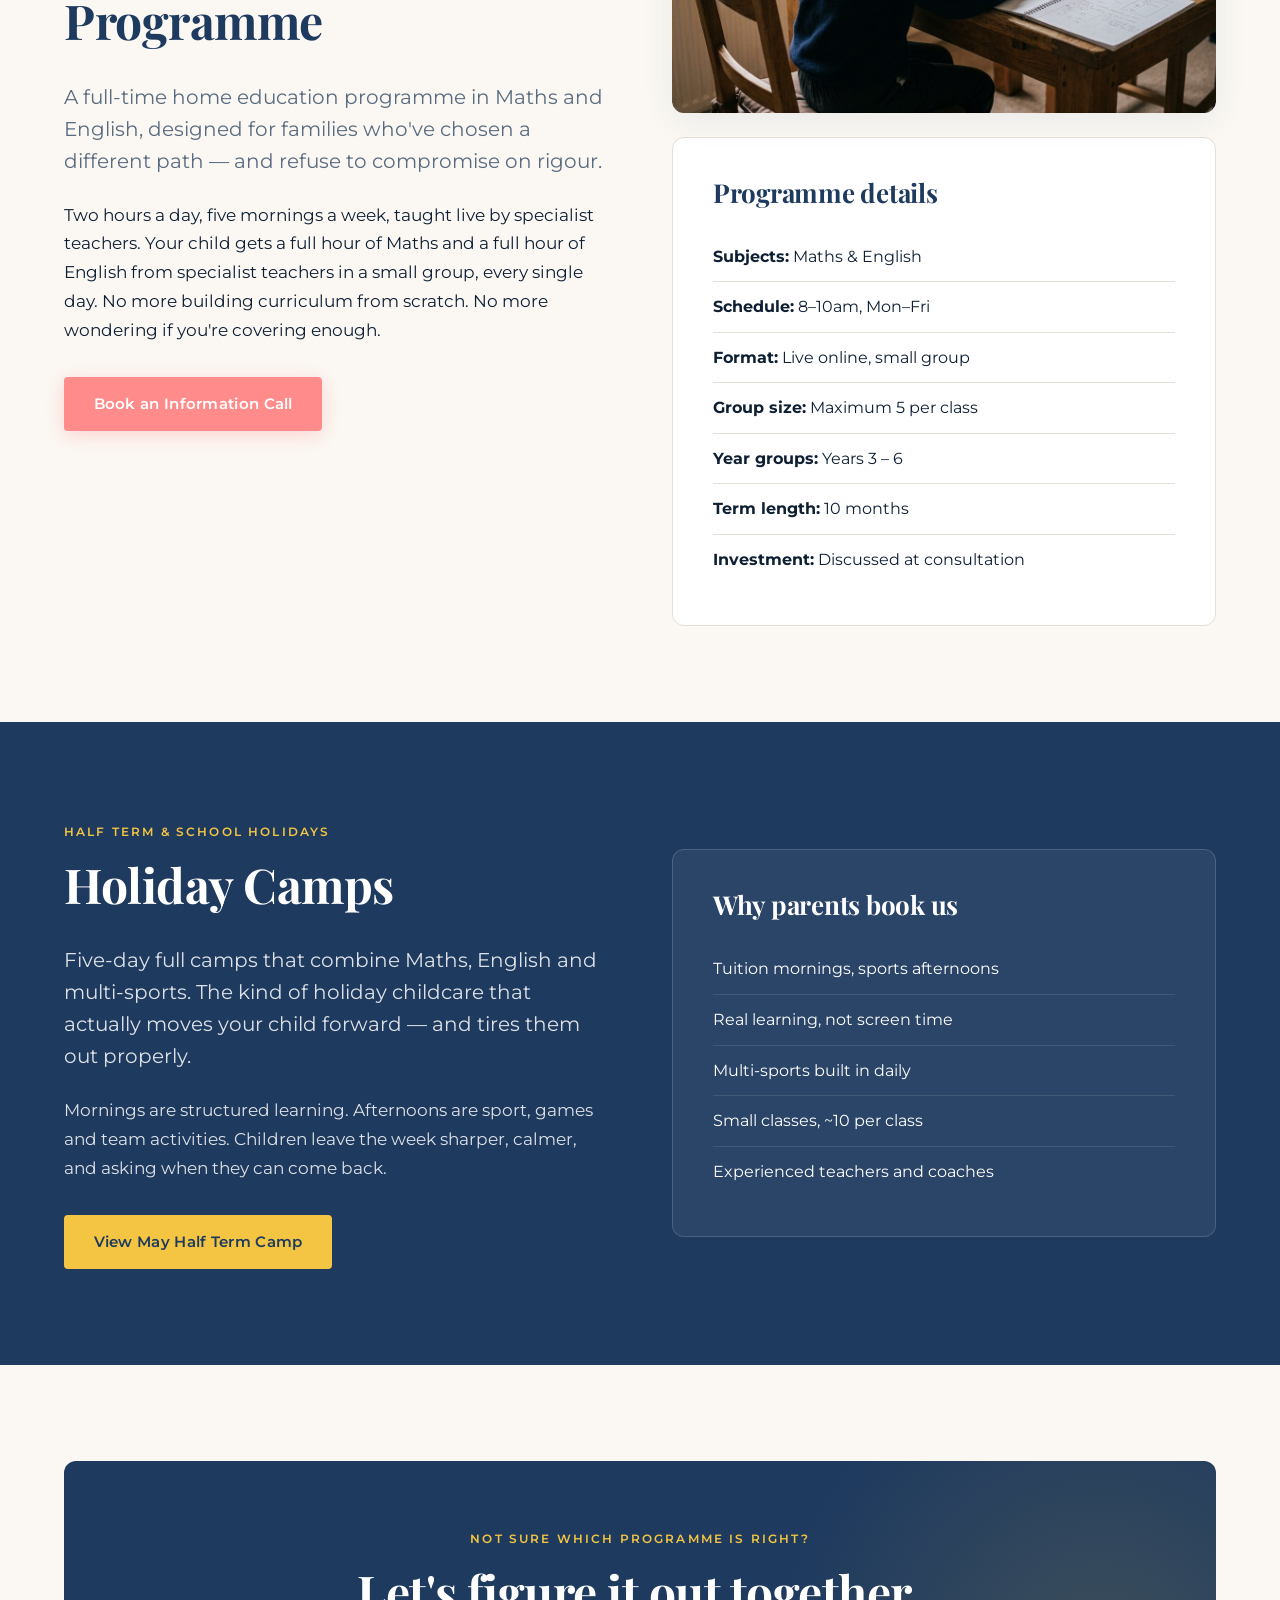
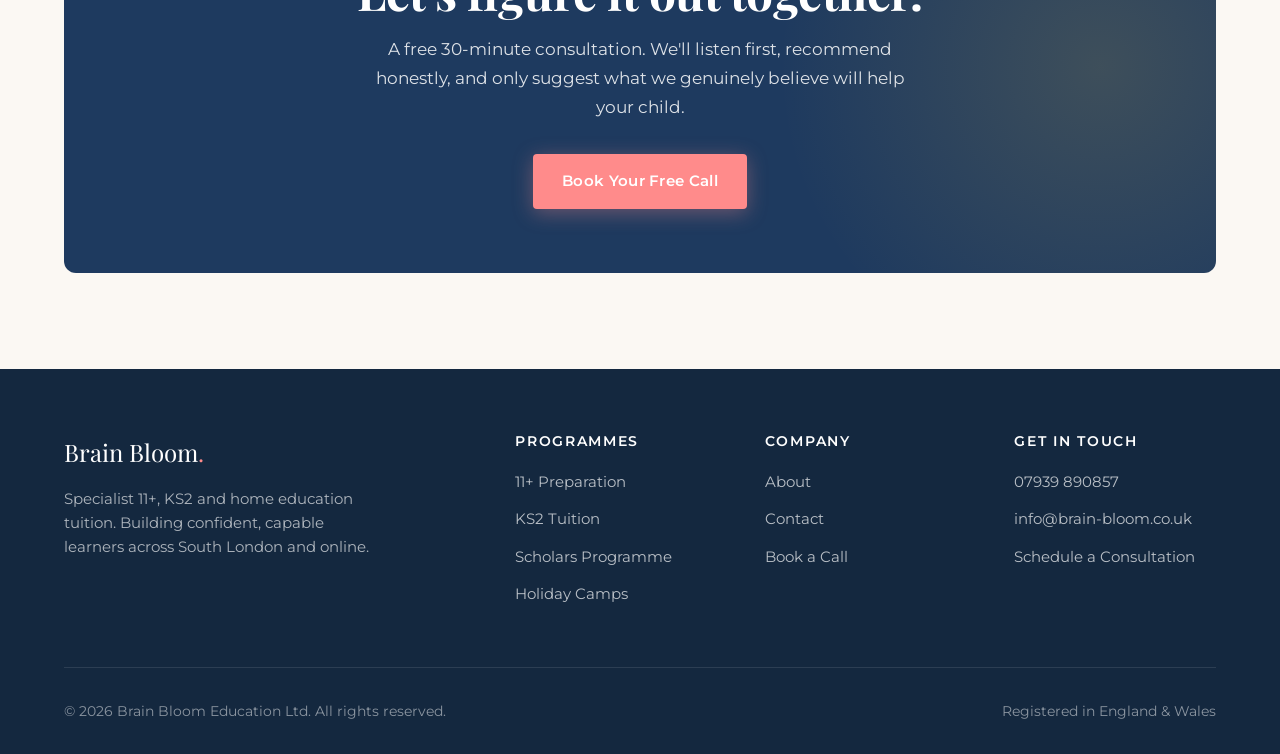
<file: services.html>
<!DOCTYPE html>
<html lang="en">
<head>
<meta charset="UTF-8">
<meta name="viewport" content="width=device-width, initial-scale=1.0">
<title>Our Programmes — Brain Bloom Education</title>
<meta name="description" content="11+ preparation, KS2 tuition, Scholars Programme home education, and holiday camps. Small groups. Mastery teaching. Progress guaranteed.">
<link rel="preconnect" href="https://fonts.googleapis.com">
<link rel="preconnect" href="https://fonts.gstatic.com" crossorigin>
<link href="https://fonts.googleapis.com/css2?family=Playfair+Display:ital,wght@0,400;0,700;1,400;1,700&family=Montserrat:wght@400;500;600;700&display=swap" rel="stylesheet">
<link rel="stylesheet" href="styles.css">
</head>
<body>

<div class="announcement-bar">
  🎒 May Half Term Camp · 25–29 May ·
  <span class="code-pill">EARLYBIRD</span>
  for 10% off · ends 18th May
  <a href="camp.html">Book now →</a>
</div>

<header class="site-header">
  <div class="container">
    <nav class="nav">
      <a href="index.html" class="nav-brand">Brain Bloom<span>.</span></a>
      <button class="nav-toggle" aria-label="Toggle menu">☰</button>
      <ul class="nav-links">
        <li><a href="index.html">Home</a></li>
        <li><a href="services.html" class="active">Services</a></li>
        <li><a href="camp.html">Holiday Camp</a></li>
        <li><a href="about.html">About</a></li>
        <li><a href="contact.html">Contact</a></li>
        <li><a href="https://calendly.com/zakbendif101/30min" target="_blank" class="btn btn-primary" style="padding: 0.7rem 1.4rem;">Book a Call</a></li>
      </ul>
    </nav>
  </div>
</header>

<main>

<section class="page-hero">
  <div class="container">
    <span class="eyebrow">Our Programmes</span>
    <h1>Tuition designed around real children<br>— not exam timetables.</h1>
    <p class="lead mt-2">Every Brain Bloom programme is built on the same foundation: small groups, specialist teaching, and a guarantee your child will improve.</p>
  </div>
</section>

<section id="eleven-plus">
  <div class="container">
    <div class="grid-2">
      <div>
        <span class="eyebrow">Years 3 – 6</span>
        <h2>11+ Grammar School Preparation</h2>
        <p class="lead mt-2">South London grammar schools are some of the most competitive in the country. The children who get in aren't necessarily the brightest — they're the best prepared.</p>
        <p style="margin-top: 1.5rem;">Our 11+ programme covers everything: English comprehension, creative writing, Maths reasoning, verbal and non-verbal reasoning, and crucially, the mental approach exam day demands. We teach technique, manage anxiety, and rehearse interview scenarios so nothing on the day is a surprise.</p>
        <div class="btn-cta-row">
          <a href="https://calendly.com/zakbendif101/30min" target="_blank" class="btn btn-primary">Book a Consultation</a>
        </div>
      </div>
      <div>
        <div class="img-frame aspect-landscape" style="margin-bottom: 1.5rem;">
          <img src="images/service-11plus.jpg" alt="An 11+ practice paper, pencil and analogue watch on a wooden desk" loading="lazy">
        </div>
        <div class="card">
          <h3>What's included</h3>
          <ul style="list-style: none; margin-top: 1.5rem;">
            <li style="padding: 0.75rem 0; border-bottom: 1px solid var(--border);"><strong>Group size:</strong> Maximum 5 students</li>
            <li style="padding: 0.75rem 0; border-bottom: 1px solid var(--border);"><strong>Format:</strong> Weekly in-person or online</li>
            <li style="padding: 0.75rem 0; border-bottom: 1px solid var(--border);"><strong>Curriculum:</strong> Maths, English, VR, NVR</li>
            <li style="padding: 0.75rem 0; border-bottom: 1px solid var(--border);"><strong>Mock papers:</strong> Bourne, Wallington, Tiffin, Sutton</li>
            <li style="padding: 0.75rem 0; border-bottom: 1px solid var(--border);"><strong>Interview prep:</strong> Included as standard</li>
            <li style="padding: 0.75rem 0;"><strong>Progress reports:</strong> Termly</li>
          </ul>
        </div>
      </div>
    </div>
  </div>
</section>

<section id="ks2" class="section-light-blue">
  <div class="container">
    <div class="grid-2">
      <div>
        <div class="img-frame aspect-landscape" style="margin-bottom: 1.5rem;">
          <img src="images/service-ks2.jpg" alt="A primary school child writing a story in a creative writing exercise book" loading="lazy">
        </div>
        <div class="card">
          <h3>What's included</h3>
          <ul style="list-style: none; margin-top: 1.5rem;">
            <li style="padding: 0.75rem 0; border-bottom: 1px solid var(--border);"><strong>Subjects:</strong> Maths and/or English</li>
            <li style="padding: 0.75rem 0; border-bottom: 1px solid var(--border);"><strong>Group size:</strong> Maximum 5 students</li>
            <li style="padding: 0.75rem 0; border-bottom: 1px solid var(--border);"><strong>Initial assessment:</strong> Diagnostic, free of charge</li>
            <li style="padding: 0.75rem 0; border-bottom: 1px solid var(--border);"><strong>Curriculum:</strong> Mapped to National Curriculum</li>
            <li style="padding: 0.75rem 0; border-bottom: 1px solid var(--border);"><strong>Reports:</strong> Half-termly</li>
            <li style="padding: 0.75rem 0;"><strong>Guarantee:</strong> 1 level improvement or money back</li>
          </ul>
        </div>
      </div>
      <div>
        <span class="eyebrow navy">Years 3 – 6</span>
        <h2>KS2 Maths &amp; English Tuition</h2>
        <p class="lead mt-2">Whether your child is falling behind, holding their own, or hungry for more challenge — KS2 is when foundations are set for everything that follows.</p>
        <p style="margin-top: 1.5rem;">We start with a free diagnostic to find out exactly where your child is. Then we build a learning plan that closes gaps, deepens understanding, and stretches them appropriately. No two children are at the same place, and no two learning plans look the same.</p>
        <div class="btn-cta-row">
          <a href="https://calendly.com/zakbendif101/30min" target="_blank" class="btn btn-primary">Book a Consultation</a>
        </div>
      </div>
    </div>
  </div>
</section>

<section id="scholars">
  <div class="container">
    <div class="grid-2">
      <div>
        <span class="eyebrow">New for 2026</span>
        <h2>The Scholars Programme</h2>
        <p class="lead mt-2">A full-time home education programme in Maths and English, designed for families who've chosen a different path — and refuse to compromise on rigour.</p>
        <p style="margin-top: 1.5rem;">Two hours a day, five mornings a week, taught live by specialist teachers. Your child gets a full hour of Maths and a full hour of English from specialist teachers in a small group, every single day. No more building curriculum from scratch. No more wondering if you're covering enough.</p>
        <div class="btn-cta-row">
          <a href="https://calendly.com/zakbendif101/30min" target="_blank" class="btn btn-primary">Book an Information Call</a>
        </div>
      </div>
      <div>
        <div class="img-frame aspect-landscape" style="margin-bottom: 1.5rem;">
          <img src="images/service-scholars.jpg" alt="A child working from home on a laptop with a teacher on screen, taking notes in an exercise book" loading="lazy">
        </div>
        <div class="card">
          <h3>Programme details</h3>
          <ul style="list-style: none; margin-top: 1.5rem;">
            <li style="padding: 0.75rem 0; border-bottom: 1px solid var(--border);"><strong>Subjects:</strong> Maths &amp; English</li>
            <li style="padding: 0.75rem 0; border-bottom: 1px solid var(--border);"><strong>Schedule:</strong> 8–10am, Mon–Fri</li>
            <li style="padding: 0.75rem 0; border-bottom: 1px solid var(--border);"><strong>Format:</strong> Live online, small group</li>
            <li style="padding: 0.75rem 0; border-bottom: 1px solid var(--border);"><strong>Group size:</strong> Maximum 5 per class</li>
            <li style="padding: 0.75rem 0; border-bottom: 1px solid var(--border);"><strong>Year groups:</strong> Years 3 – 6</li>
            <li style="padding: 0.75rem 0; border-bottom: 1px solid var(--border);"><strong>Term length:</strong> 10 months</li>
            <li style="padding: 0.75rem 0;"><strong>Investment:</strong> Discussed at consultation</li>
          </ul>
        </div>
      </div>
    </div>
  </div>
</section>

<section id="camps" class="section-navy">
  <div class="container">
    <div class="grid-2">
      <div>
        <span class="eyebrow">Half Term &amp; School Holidays</span>
        <h2>Holiday Camps</h2>
        <p class="lead mt-2" style="color: rgba(255,255,255,0.85);">Five-day full camps that combine Maths, English and multi-sports. The kind of holiday childcare that actually moves your child forward — and tires them out properly.</p>
        <p style="margin-top: 1.5rem;">Mornings are structured learning. Afternoons are sport, games and team activities. Children leave the week sharper, calmer, and asking when they can come back.</p>
        <div class="btn-cta-row">
          <a href="camp.html" class="btn btn-gold">View May Half Term Camp</a>
        </div>
      </div>
      <div>
        <div class="card" style="background: rgba(255,255,255,0.06); border-color: rgba(255,255,255,0.15); color: var(--white);">
          <h3 style="color: var(--white);">Why parents book us</h3>
          <ul style="list-style: none; margin-top: 1.5rem;">
            <li style="padding: 0.75rem 0; border-bottom: 1px solid rgba(255,255,255,0.1);">Tuition mornings, sports afternoons</li>
            <li style="padding: 0.75rem 0; border-bottom: 1px solid rgba(255,255,255,0.1);">Real learning, not screen time</li>
            <li style="padding: 0.75rem 0; border-bottom: 1px solid rgba(255,255,255,0.1);">Multi-sports built in daily</li>
            <li style="padding: 0.75rem 0; border-bottom: 1px solid rgba(255,255,255,0.1);">Small classes, ~10 per class</li>
            <li style="padding: 0.75rem 0;">Experienced teachers and coaches</li>
          </ul>
        </div>
      </div>
    </div>
  </div>
</section>

<section>
  <div class="container">
    <div class="cta-banner">
      <span class="eyebrow gold">Not sure which programme is right?</span>
      <h2>Let's figure it out together.</h2>
      <p>A free 30-minute consultation. We'll listen first, recommend honestly, and only suggest what we genuinely believe will help your child.</p>
      <a href="https://calendly.com/zakbendif101/30min" target="_blank" class="btn btn-primary">Book Your Free Call</a>
    </div>
  </div>
</section>

</main>

<footer class="site-footer">
  <div class="container">
    <div class="footer-grid">
      <div>
        <div class="footer-brand">Brain Bloom<span>.</span></div>
        <p class="footer-tagline">Specialist 11+, KS2 and home education tuition. Building confident, capable learners across South London and online.</p>
      </div>
      <div>
        <h4>Programmes</h4>
        <ul>
          <li><a href="services.html#eleven-plus">11+ Preparation</a></li>
          <li><a href="services.html#ks2">KS2 Tuition</a></li>
          <li><a href="services.html#scholars">Scholars Programme</a></li>
          <li><a href="camp.html">Holiday Camps</a></li>
        </ul>
      </div>
      <div>
        <h4>Company</h4>
        <ul>
          <li><a href="about.html">About</a></li>
          <li><a href="contact.html">Contact</a></li>
          <li><a href="https://calendly.com/zakbendif101/30min" target="_blank">Book a Call</a></li>
        </ul>
      </div>
      <div>
        <h4>Get in Touch</h4>
        <ul>
          <li><a href="tel:07939890857">07939 890857</a></li>
          <li><a href="mailto:info@brain-bloom.co.uk">info@brain-bloom.co.uk</a></li>
          <li><a href="https://calendly.com/zakbendif101/30min" target="_blank">Schedule a Consultation</a></li>
        </ul>
      </div>
    </div>
    <div class="footer-bottom">
      <div>© 2026 Brain Bloom Education Ltd. All rights reserved.</div>
      <div>Registered in England &amp; Wales</div>
    </div>
  </div>
</footer>

<script src="script.js"></script>
</body>
</html>
</file>
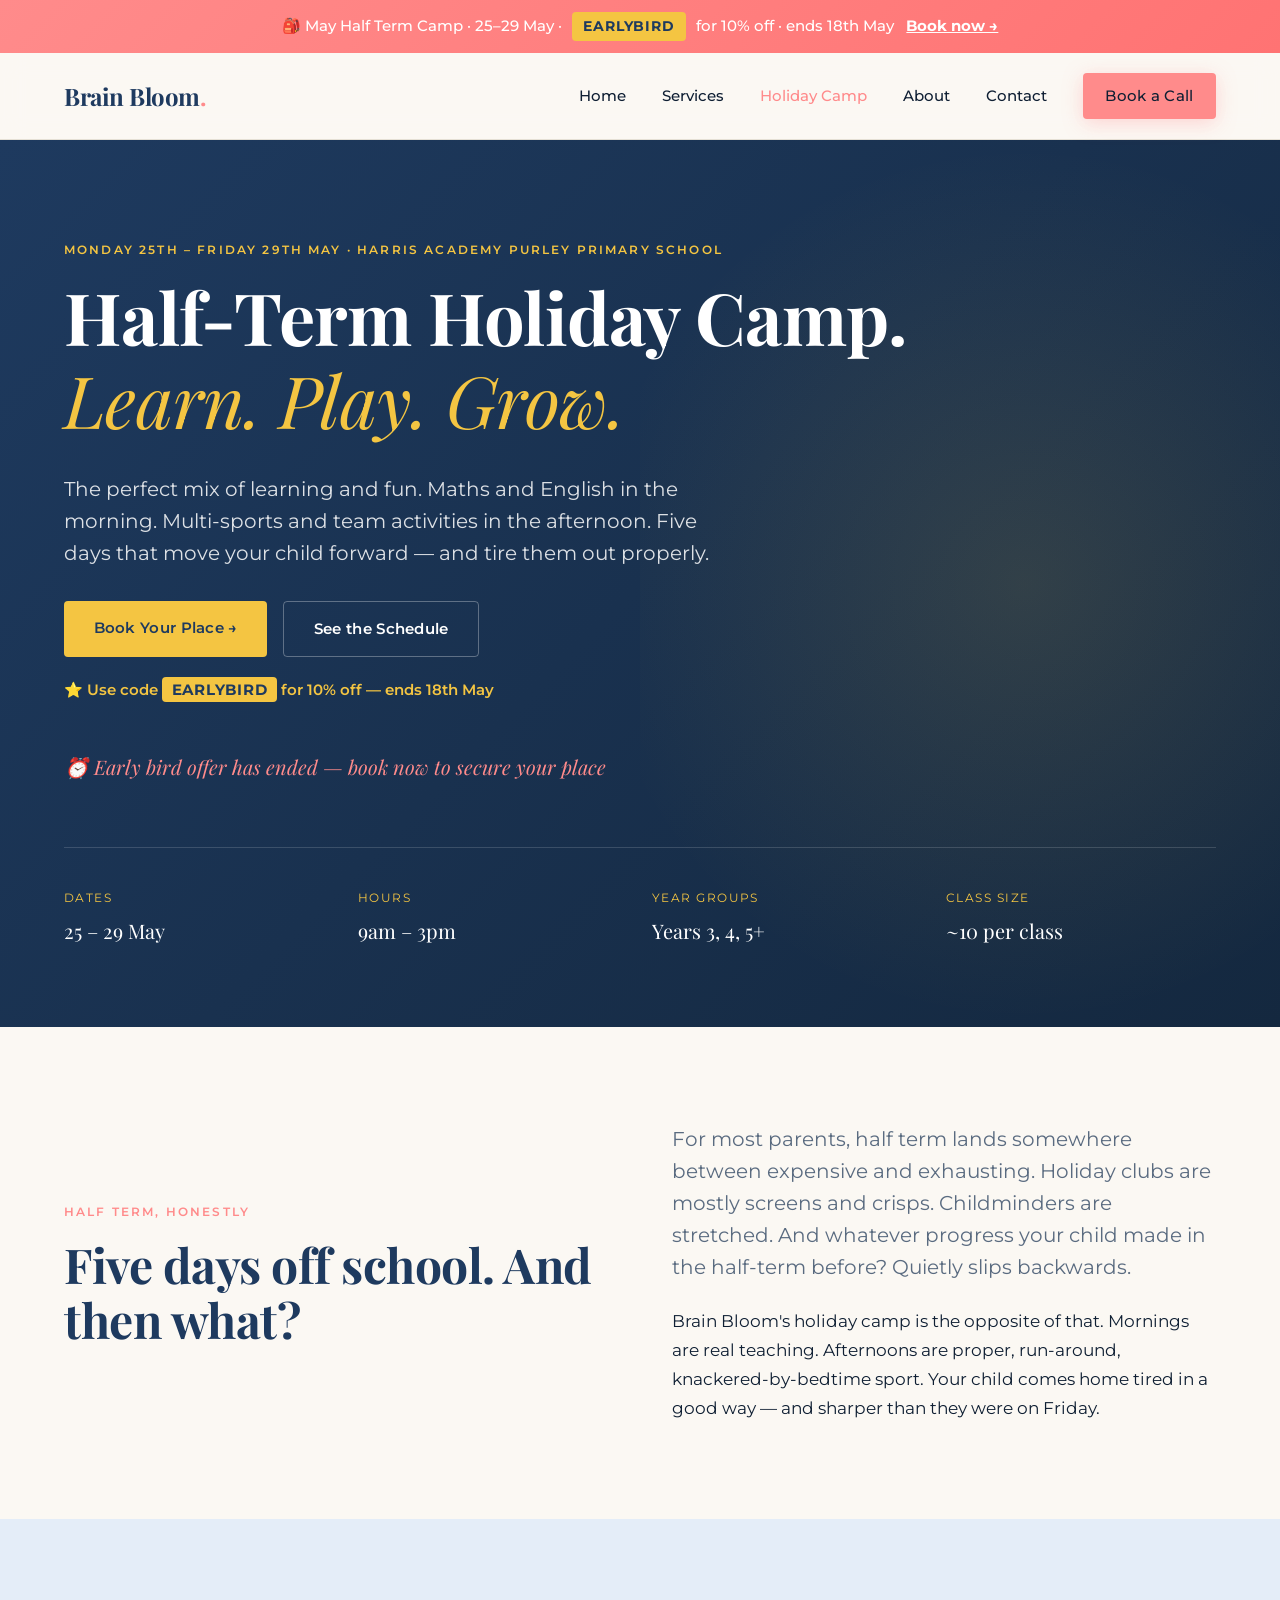
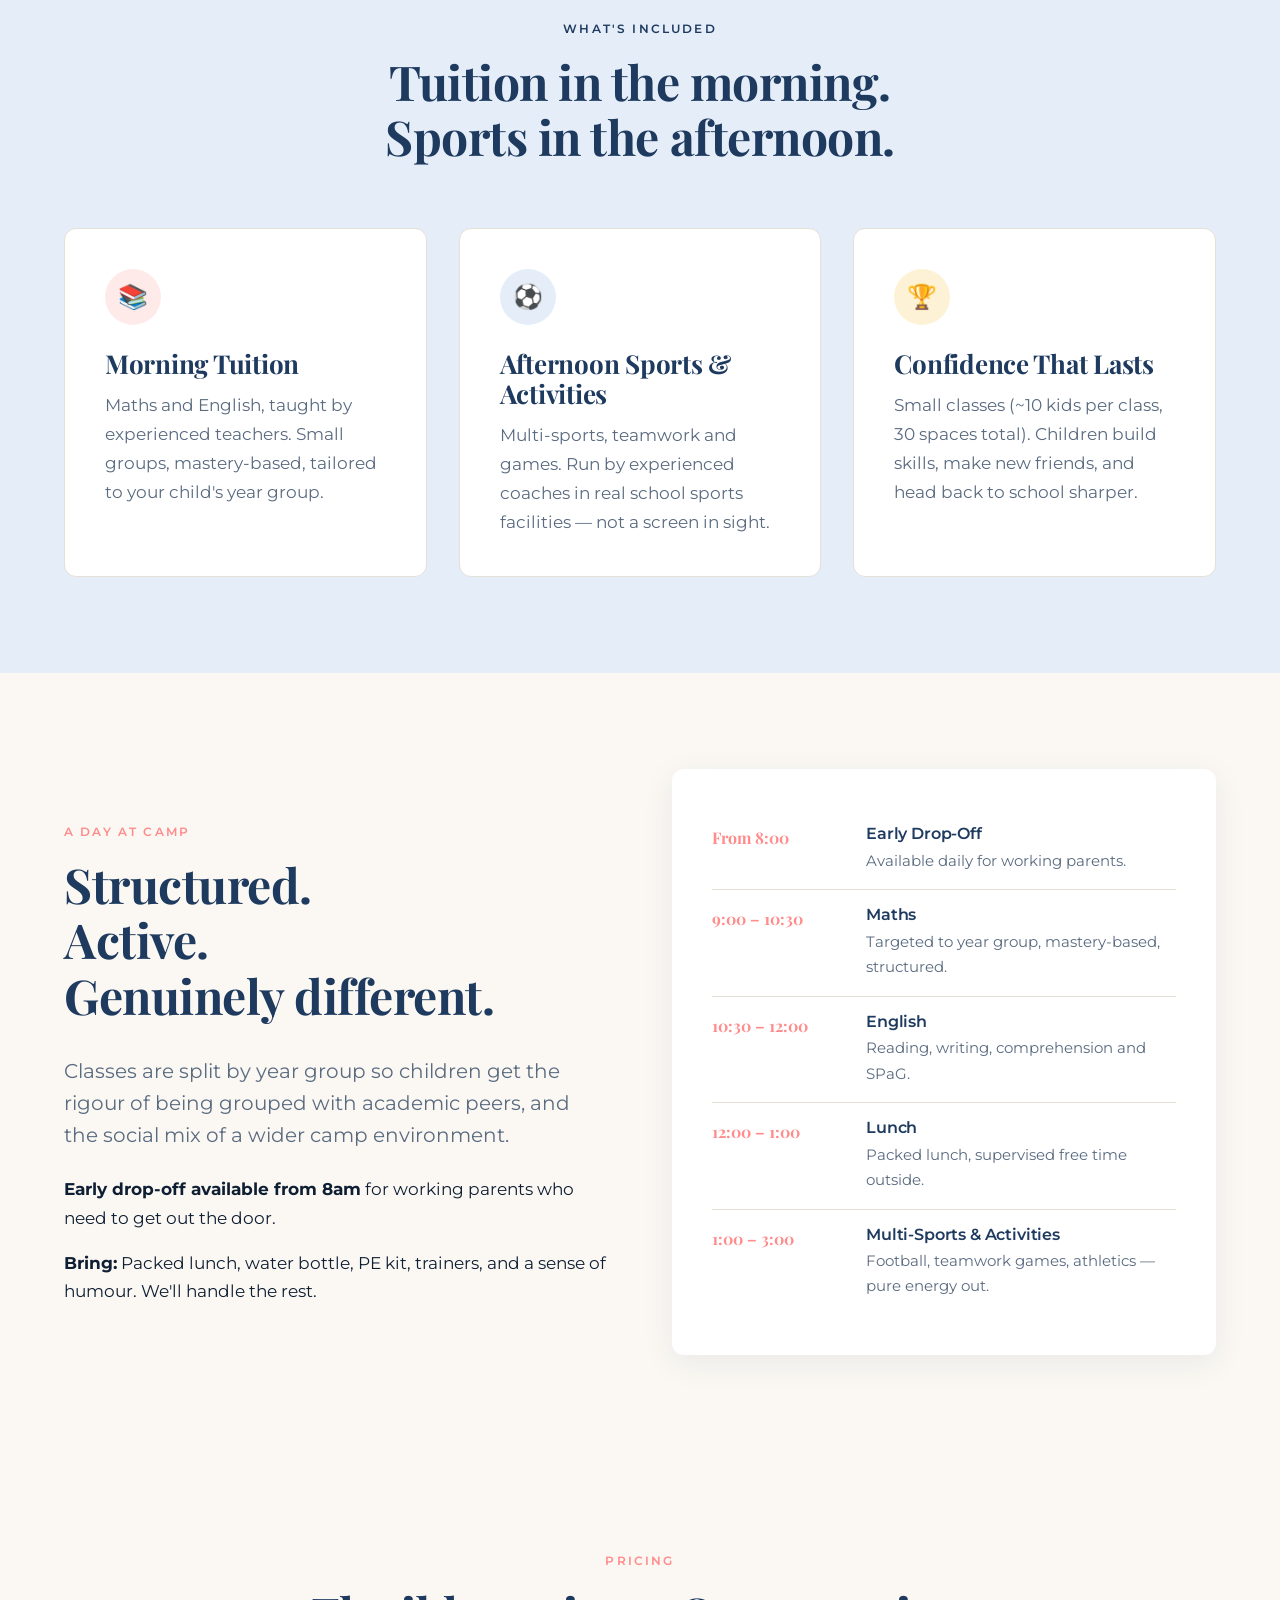
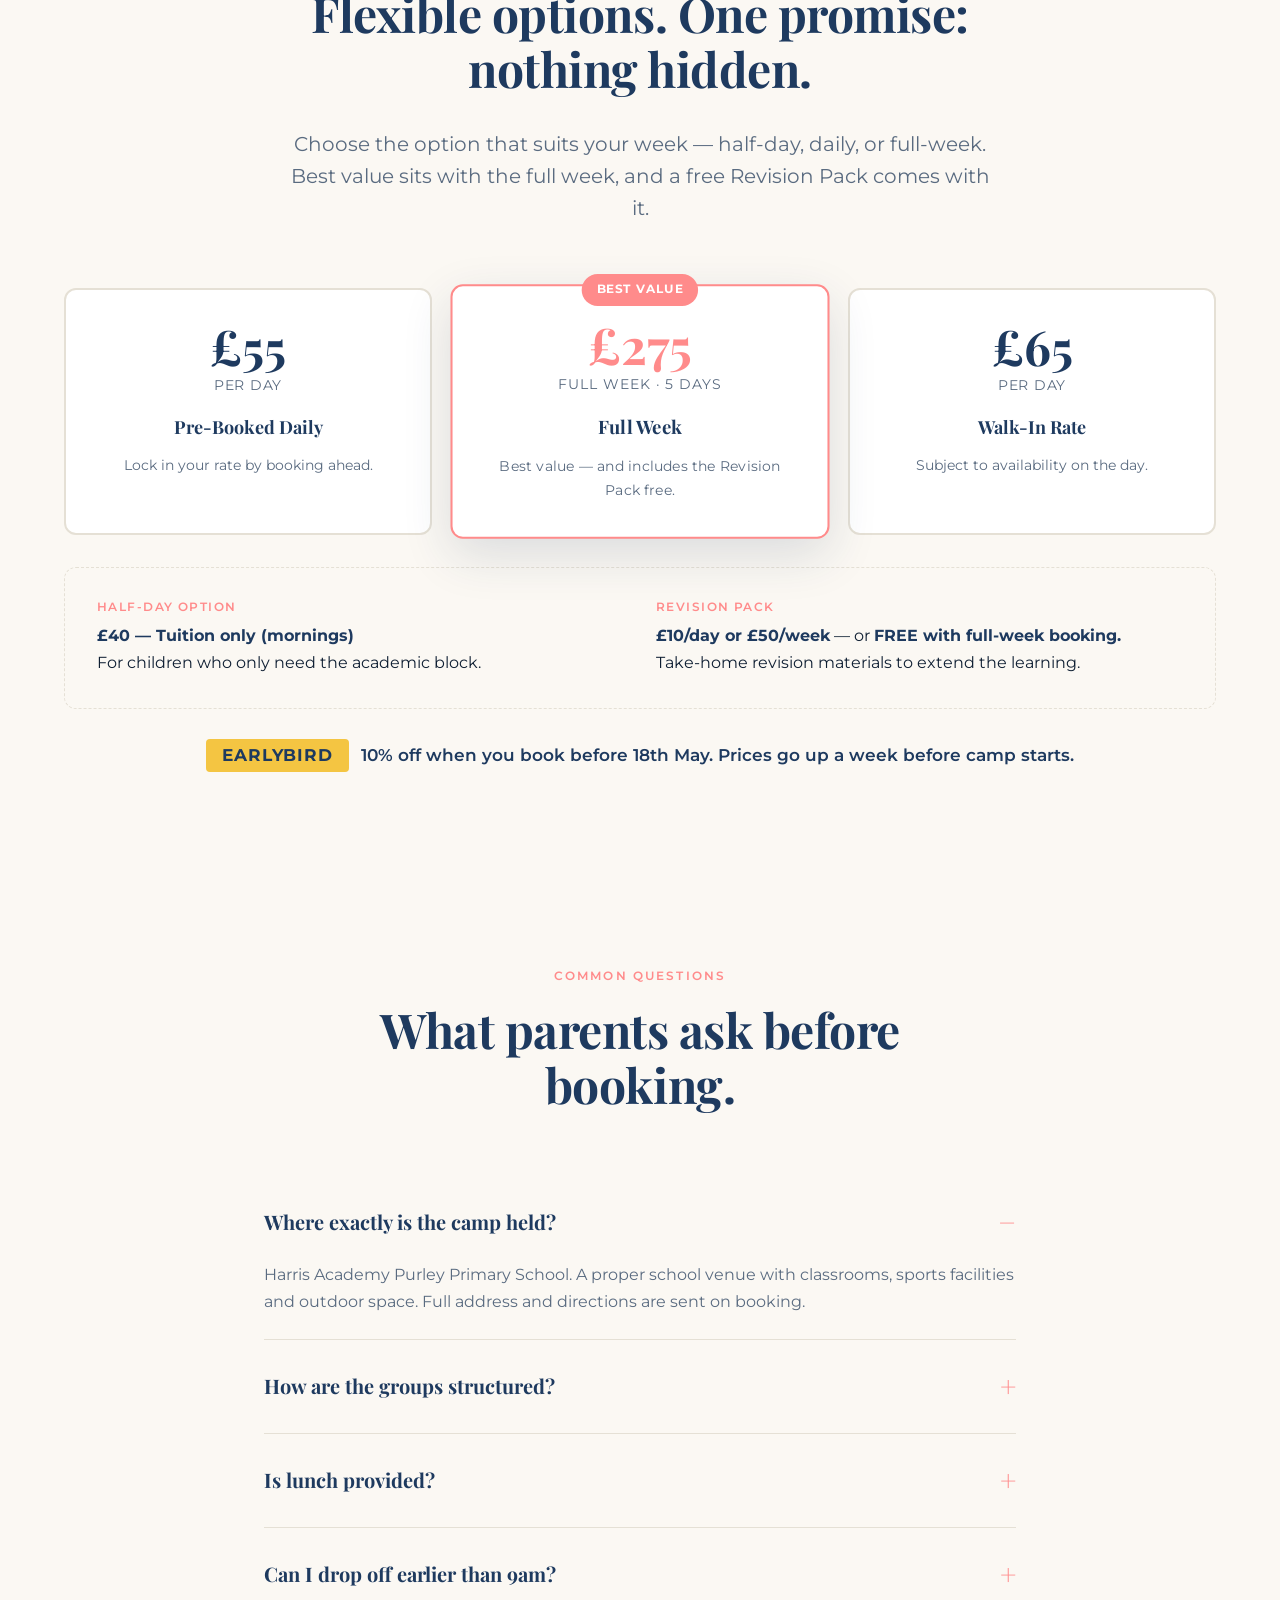
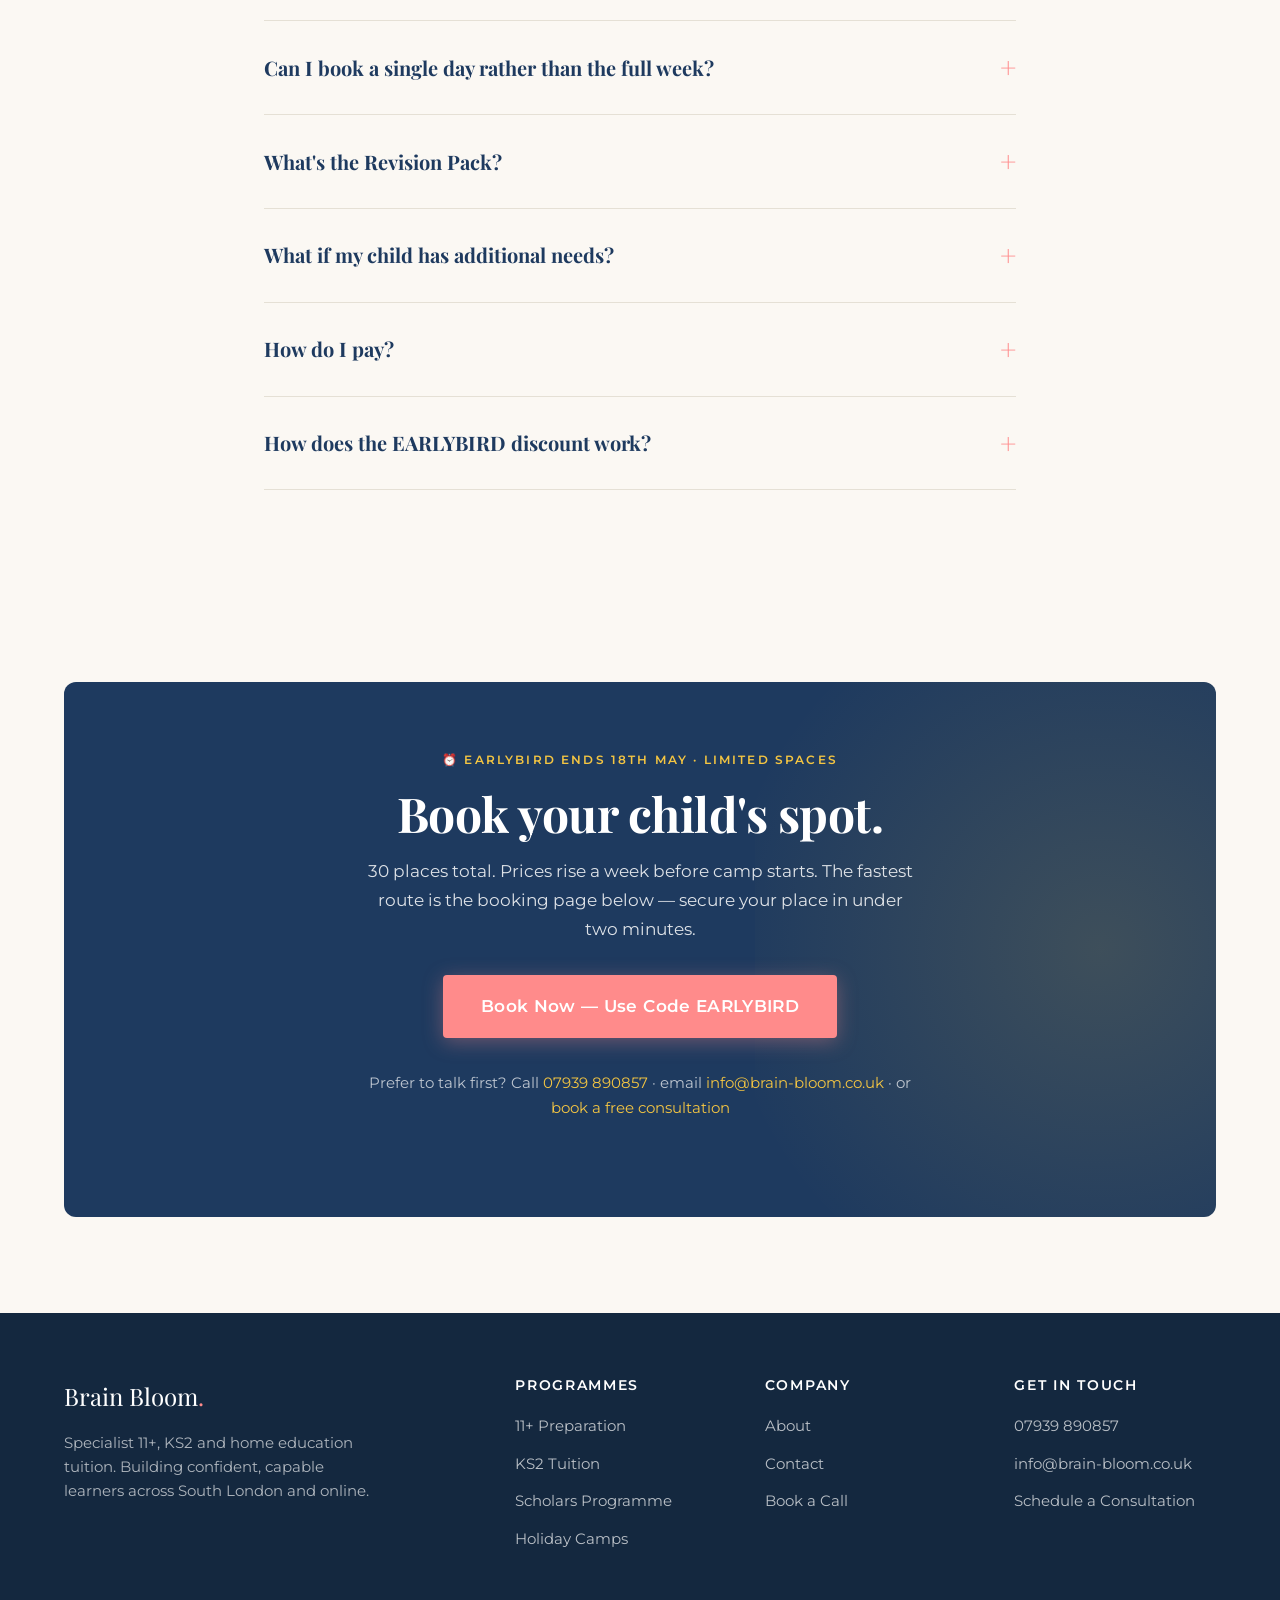
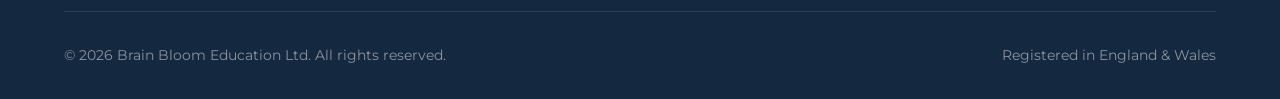
<file: brain-bloom-site 7/camp.html>
<!DOCTYPE html>
<html lang="en">
<head>
<meta charset="UTF-8">
<meta name="viewport" content="width=device-width, initial-scale=1.0">
<title>Half-Term Holiday Camp — Brain Bloom Education</title>
<meta name="description" content="Half-term holiday camp for Years 3, 4 and 5+. Maths and English in the morning, multi-sports in the afternoon. Harris Academy Purley Primary School, 25–29 May.">
<link rel="preconnect" href="https://fonts.googleapis.com">
<link rel="preconnect" href="https://fonts.gstatic.com" crossorigin>
<link href="https://fonts.googleapis.com/css2?family=Playfair+Display:ital,wght@0,400;0,700;1,400;1,700&family=Montserrat:wght@400;500;600;700&display=swap" rel="stylesheet">
<link rel="stylesheet" href="styles.css">
<style>
  /* Camp page extras */
  .pricing-grid {
    display: grid;
    grid-template-columns: repeat(3, 1fr);
    gap: 1.5rem;
    margin-top: 3rem;
  }
  .price-card {
    background: var(--white);
    border-radius: var(--radius-lg);
    padding: 2rem;
    border: 2px solid var(--border);
    text-align: center;
    transition: all 0.3s ease;
  }
  .price-card.featured {
    border-color: var(--coral);
    transform: scale(1.03);
    box-shadow: var(--shadow-lift);
    position: relative;
  }
  .price-card.featured::before {
    content: 'BEST VALUE';
    position: absolute;
    top: -12px;
    left: 50%;
    transform: translateX(-50%);
    background: var(--coral);
    color: var(--white);
    font-size: 0.7rem;
    font-weight: 700;
    letter-spacing: 0.12em;
    padding: 0.4rem 0.9rem;
    border-radius: 20px;
  }
  .price-amount {
    font-family: var(--font-display);
    font-size: 3rem;
    font-weight: 700;
    color: var(--navy);
    line-height: 1;
    margin-bottom: 0.25rem;
  }
  .price-card.featured .price-amount { color: var(--coral); }
  .price-period {
    font-size: 0.875rem;
    color: var(--muted);
    margin-bottom: 1rem;
    letter-spacing: 0.05em;
  }
  .price-label {
    font-family: var(--font-display);
    font-size: 1.125rem;
    color: var(--navy);
    font-weight: 700;
  }
  .price-extras {
    background: var(--cream);
    border: 1px dashed var(--border);
    border-radius: var(--radius-lg);
    padding: 2rem;
    margin-top: 2rem;
    display: grid;
    grid-template-columns: 1fr 1fr;
    gap: 2rem;
  }
  .extra-item h4 {
    font-family: var(--font-body);
    font-size: 0.75rem;
    letter-spacing: 0.12em;
    text-transform: uppercase;
    color: var(--coral);
    margin-bottom: 0.5rem;
    font-weight: 600;
  }
  .extra-item p { font-size: 1rem; color: var(--ink); }
  .extra-item p strong { color: var(--navy); }
  @media (max-width: 860px) {
    .pricing-grid { grid-template-columns: 1fr; }
    .price-card.featured { transform: none; }
    .price-extras { grid-template-columns: 1fr; }
  }
</style>
</head>
<body>

<div class="announcement-bar">
  🎒 May Half Term Camp · 25–29 May ·
  <span class="code-pill">EARLYBIRD</span>
  for 10% off · ends 18th May
  <a href="https://book.brain-bloom.co.uk/" target="_blank">Book now →</a>
</div>

<header class="site-header">
  <div class="container">
    <nav class="nav">
      <a href="index.html" class="nav-brand">Brain Bloom<span>.</span></a>
      <button class="nav-toggle" aria-label="Toggle menu">☰</button>
      <ul class="nav-links">
        <li><a href="index.html">Home</a></li>
        <li><a href="services.html">Services</a></li>
        <li><a href="camp.html" class="active">Holiday Camp</a></li>
        <li><a href="about.html">About</a></li>
        <li><a href="contact.html">Contact</a></li>
        <li><a href="https://calendly.com/zakbendif101/30min" target="_blank" class="btn btn-primary" style="padding: 0.7rem 1.4rem;">Book a Call</a></li>
      </ul>
    </nav>
  </div>
</header>

<main>

<!-- HERO -->
<section class="camp-hero">
  <div class="container">
    <span class="eyebrow gold">Monday 25th – Friday 29th May · Harris Academy Purley Primary School</span>
    <h1>Half-Term Holiday Camp.<br><span class="accent">Learn. Play. Grow.</span></h1>
    <p class="lead mt-2" style="color: rgba(255,255,255,0.85); max-width: 680px;">The perfect mix of learning and fun. Maths and English in the morning. Multi-sports and team activities in the afternoon. Five days that move your child forward — and tire them out properly.</p>
    <div class="btn-cta-row">
      <a href="https://book.brain-bloom.co.uk/" target="_blank" class="btn btn-gold">Book Your Place →</a>
      <a href="#timetable" class="btn" style="background: transparent; color: var(--white); border: 1.5px solid rgba(255,255,255,0.3);">See the Schedule</a>
    </div>
    <p style="margin-top: 1.25rem; font-size: 0.9375rem; color: var(--gold); font-weight: 600;">⭐ Use code <strong style="background: var(--gold); color: var(--navy); padding: 0.2rem 0.6rem; border-radius: 4px; letter-spacing: 0.05em;">EARLYBIRD</strong> for 10% off — ends 18th May</p>

    <div data-countdown class="countdown-light" style="margin-top: 2rem;">
      <span class="countdown-prefix">⏰ Discount ends in</span>
      <div class="countdown">
        <div class="countdown-unit">
          <div class="countdown-number" data-days>00</div>
          <span class="countdown-label">Days</span>
        </div>
        <div class="countdown-unit">
          <div class="countdown-number" data-hours>00</div>
          <span class="countdown-label">Hours</span>
        </div>
        <div class="countdown-unit">
          <div class="countdown-number" data-minutes>00</div>
          <span class="countdown-label">Mins</span>
        </div>
        <div class="countdown-unit">
          <div class="countdown-number" data-seconds>00</div>
          <span class="countdown-label">Secs</span>
        </div>
      </div>
    </div>

    <div class="camp-meta">
      <div class="meta-item">
        <div class="meta-label">Dates</div>
        <div class="meta-value">25 – 29 May</div>
      </div>
      <div class="meta-item">
        <div class="meta-label">Hours</div>
        <div class="meta-value">9am – 3pm</div>
      </div>
      <div class="meta-item">
        <div class="meta-label">Year Groups</div>
        <div class="meta-value">Years 3, 4, 5+</div>
      </div>
      <div class="meta-item">
        <div class="meta-label">Class Size</div>
        <div class="meta-value">~10 per class</div>
      </div>
    </div>
  </div>
</section>

<!-- PAIN POINT INTRO -->
<section>
  <div class="container">
    <div class="grid-2">
      <div>
        <span class="eyebrow">Half term, honestly</span>
        <h2>Five days off school. And then what?</h2>
      </div>
      <div>
        <p class="lead">For most parents, half term lands somewhere between expensive and exhausting. Holiday clubs are mostly screens and crisps. Childminders are stretched. And whatever progress your child made in the half-term before? Quietly slips backwards.</p>
        <p style="margin-top: 1.5rem;">Brain Bloom's holiday camp is the opposite of that. Mornings are real teaching. Afternoons are proper, run-around, knackered-by-bedtime sport. Your child comes home tired in a good way — and sharper than they were on Friday.</p>
      </div>
    </div>
  </div>
</section>

<!-- WHAT THEY GET -->
<section class="section-light-blue">
  <div class="container">
    <div class="section-header">
      <span class="eyebrow navy">What's Included</span>
      <h2>Tuition in the morning.<br>Sports in the afternoon.</h2>
    </div>

    <div class="grid-3">
      <div class="card">
        <div class="card-icon coral">📚</div>
        <h3>Morning Tuition</h3>
        <p>Maths and English, taught by experienced teachers. Small groups, mastery-based, tailored to your child's year group.</p>
      </div>
      <div class="card">
        <div class="card-icon">⚽</div>
        <h3>Afternoon Sports &amp; Activities</h3>
        <p>Multi-sports, teamwork and games. Run by experienced coaches in real school sports facilities — not a screen in sight.</p>
      </div>
      <div class="card">
        <div class="card-icon gold">🏆</div>
        <h3>Confidence That Lasts</h3>
        <p>Small classes (~10 kids per class, 30 spaces total). Children build skills, make new friends, and head back to school sharper.</p>
      </div>
    </div>
  </div>
</section>

<!-- TIMETABLE -->
<section id="timetable">
  <div class="container">
    <div class="grid-2">
      <div>
        <span class="eyebrow">A Day at Camp</span>
        <h2>Structured.<br>Active.<br>Genuinely different.</h2>
        <p class="lead mt-2">Classes are split by year group so children get the rigour of being grouped with academic peers, and the social mix of a wider camp environment.</p>
        <p style="margin-top: 1.5rem;"><strong>Early drop-off available from 8am</strong> for working parents who need to get out the door.</p>
        <p style="margin-top: 1rem;"><strong>Bring:</strong> Packed lunch, water bottle, PE kit, trainers, and a sense of humour. We'll handle the rest.</p>
      </div>
      <div class="timetable">
        <div class="timetable-row">
          <div class="timetable-time">From 8:00</div>
          <div class="timetable-activity">
            <h4>Early Drop-Off</h4>
            <p>Available daily for working parents.</p>
          </div>
        </div>
        <div class="timetable-row">
          <div class="timetable-time">9:00 – 10:30</div>
          <div class="timetable-activity">
            <h4>Maths</h4>
            <p>Targeted to year group, mastery-based, structured.</p>
          </div>
        </div>
        <div class="timetable-row">
          <div class="timetable-time">10:30 – 12:00</div>
          <div class="timetable-activity">
            <h4>English</h4>
            <p>Reading, writing, comprehension and SPaG.</p>
          </div>
        </div>
        <div class="timetable-row">
          <div class="timetable-time">12:00 – 1:00</div>
          <div class="timetable-activity">
            <h4>Lunch</h4>
            <p>Packed lunch, supervised free time outside.</p>
          </div>
        </div>
        <div class="timetable-row">
          <div class="timetable-time">1:00 – 3:00</div>
          <div class="timetable-activity">
            <h4>Multi-Sports &amp; Activities</h4>
            <p>Football, teamwork games, athletics — pure energy out.</p>
          </div>
        </div>
      </div>
    </div>
  </div>
</section>

<!-- PRICING -->
<section class="section-cream">
  <div class="container">
    <div class="section-header">
      <span class="eyebrow">Pricing</span>
      <h2>Flexible options. One promise:<br>nothing hidden.</h2>
      <p class="lead mt-2">Choose the option that suits your week — half-day, daily, or full-week. Best value sits with the full week, and a free Revision Pack comes with it.</p>
    </div>

    <div class="pricing-grid">
      <div class="price-card">
        <div class="price-amount">£55</div>
        <div class="price-period">PER DAY</div>
        <div class="price-label">Pre-Booked Daily</div>
        <p style="font-size: 0.875rem; color: var(--muted); margin-top: 0.75rem;">Lock in your rate by booking ahead.</p>
      </div>

      <div class="price-card featured">
        <div class="price-amount">£275</div>
        <div class="price-period">FULL WEEK · 5 DAYS</div>
        <div class="price-label">Full Week</div>
        <p style="font-size: 0.875rem; color: var(--muted); margin-top: 0.75rem;">Best value — and includes the Revision Pack free.</p>
      </div>

      <div class="price-card">
        <div class="price-amount">£65</div>
        <div class="price-period">PER DAY</div>
        <div class="price-label">Walk-In Rate</div>
        <p style="font-size: 0.875rem; color: var(--muted); margin-top: 0.75rem;">Subject to availability on the day.</p>
      </div>
    </div>

    <div class="price-extras">
      <div class="extra-item">
        <h4>Half-Day Option</h4>
        <p><strong>£40 — Tuition only (mornings)</strong><br>For children who only need the academic block.</p>
      </div>
      <div class="extra-item">
        <h4>Revision Pack</h4>
        <p><strong>£10/day or £50/week</strong> — or <strong>FREE with full-week booking.</strong><br>Take-home revision materials to extend the learning.</p>
      </div>
    </div>

    <p style="text-align: center; margin-top: 2rem;"><span style="background: var(--gold); color: var(--navy); padding: 0.4rem 1rem; border-radius: 4px; font-weight: 700; letter-spacing: 0.05em;">EARLYBIRD</span> <span style="color: var(--navy); font-weight: 600; margin-left: 0.5rem;">10% off when you book before 18th May. Prices go up a week before camp starts.</span></p>
  </div>
</section>

<!-- FAQ -->
<section>
  <div class="container" style="max-width: 800px;">
    <div class="section-header">
      <span class="eyebrow">Common Questions</span>
      <h2>What parents ask before booking.</h2>
    </div>

    <details class="faq-item" open>
      <summary class="faq-question">Where exactly is the camp held?</summary>
      <div class="faq-answer">Harris Academy Purley Primary School. A proper school venue with classrooms, sports facilities and outdoor space. Full address and directions are sent on booking.</div>
    </details>

    <details class="faq-item">
      <summary class="faq-question">How are the groups structured?</summary>
      <div class="faq-answer">Classes are split by year group — Years 3, 4 and 5+ — so your child is taught with academic peers. Class sizes are kept to around 10 children, with 30 spaces total across the camp.</div>
    </details>

    <details class="faq-item">
      <summary class="faq-question">Is lunch provided?</summary>
      <div class="faq-answer">Children bring a packed lunch and water bottle. The lunch hour runs from 12:00–1:00 and is supervised throughout.</div>
    </details>

    <details class="faq-item">
      <summary class="faq-question">Can I drop off earlier than 9am?</summary>
      <div class="faq-answer">Yes. Early drop-off is available from 8am for working parents who need to get to work. Just let us know in advance.</div>
    </details>

    <details class="faq-item">
      <summary class="faq-question">Can I book a single day rather than the full week?</summary>
      <div class="faq-answer">Yes. Single days are £55 pre-booked or £65 walk-in. Full week (5 days) is £275 and includes the Revision Pack free — that's the best value.</div>
    </details>

    <details class="faq-item">
      <summary class="faq-question">What's the Revision Pack?</summary>
      <div class="faq-answer">A take-home pack of revision materials your child uses to consolidate what they've learned during the camp. £10/day or £50 for the week — or completely free if you book the full week.</div>
    </details>

    <details class="faq-item">
      <summary class="faq-question">What if my child has additional needs?</summary>
      <div class="faq-answer">Please mention this on the consultation call. We'll have an honest conversation about whether the camp environment is the right fit, and what we can put in place if it is.</div>
    </details>

    <details class="faq-item">
      <summary class="faq-question">How do I pay?</summary>
      <div class="faq-answer">Bookings and payment are handled directly through our booking page at <a href="https://book.brain-bloom.co.uk/" target="_blank" style="color: var(--coral);">book.brain-bloom.co.uk</a>. Your place is held the moment payment goes through.</div>
    </details>

    <details class="faq-item">
      <summary class="faq-question">How does the EARLYBIRD discount work?</summary>
      <div class="faq-answer">Use the code <strong>EARLYBIRD</strong> at checkout for 10% off any booking made before <strong>18th May</strong>. After that, prices go up a week before camp starts. The discount works on full-week, daily and half-day rates.</div>
    </details>
  </div>
</section>

<!-- CTA -->
<section>
  <div class="container">
    <div class="cta-banner">
      <span class="eyebrow gold">⏰ EARLYBIRD ends 18th May · Limited spaces</span>
      <h2>Book your child's spot.</h2>
      <p>30 places total. Prices rise a week before camp starts. The fastest route is the booking page below — secure your place in under two minutes.</p>
      <a href="https://book.brain-bloom.co.uk/" target="_blank" class="btn btn-primary" style="font-size: 1.0625rem; padding: 1.1rem 2.4rem;">Book Now — Use Code EARLYBIRD</a>
      <p style="margin-top: 2rem; font-size: 0.9375rem; color: rgba(255,255,255,0.7);">
        Prefer to talk first? Call <a href="tel:07939890857" style="color: var(--gold);">07939 890857</a> · email <a href="mailto:info@brain-bloom.co.uk" style="color: var(--gold);">info@brain-bloom.co.uk</a> · or <a href="https://calendly.com/zakbendif101/30min" target="_blank" style="color: var(--gold);">book a free consultation</a>
      </p>
    </div>
  </div>
</section>

</main>

<footer class="site-footer">
  <div class="container">
    <div class="footer-grid">
      <div>
        <div class="footer-brand">Brain Bloom<span>.</span></div>
        <p class="footer-tagline">Specialist 11+, KS2 and home education tuition. Building confident, capable learners across South London and online.</p>
      </div>
      <div>
        <h4>Programmes</h4>
        <ul>
          <li><a href="services.html#eleven-plus">11+ Preparation</a></li>
          <li><a href="services.html#ks2">KS2 Tuition</a></li>
          <li><a href="services.html#scholars">Scholars Programme</a></li>
          <li><a href="camp.html">Holiday Camps</a></li>
        </ul>
      </div>
      <div>
        <h4>Company</h4>
        <ul>
          <li><a href="about.html">About</a></li>
          <li><a href="contact.html">Contact</a></li>
          <li><a href="https://calendly.com/zakbendif101/30min" target="_blank">Book a Call</a></li>
        </ul>
      </div>
      <div>
        <h4>Get in Touch</h4>
        <ul>
          <li><a href="tel:07939890857">07939 890857</a></li>
          <li><a href="mailto:info@brain-bloom.co.uk">info@brain-bloom.co.uk</a></li>
          <li><a href="https://calendly.com/zakbendif101/30min" target="_blank">Schedule a Consultation</a></li>
        </ul>
      </div>
    </div>
    <div class="footer-bottom">
      <div>© 2026 Brain Bloom Education Ltd. All rights reserved.</div>
      <div>Registered in England &amp; Wales</div>
    </div>
  </div>
</footer>

<script src="script.js"></script>
</body>
</html>
</file>
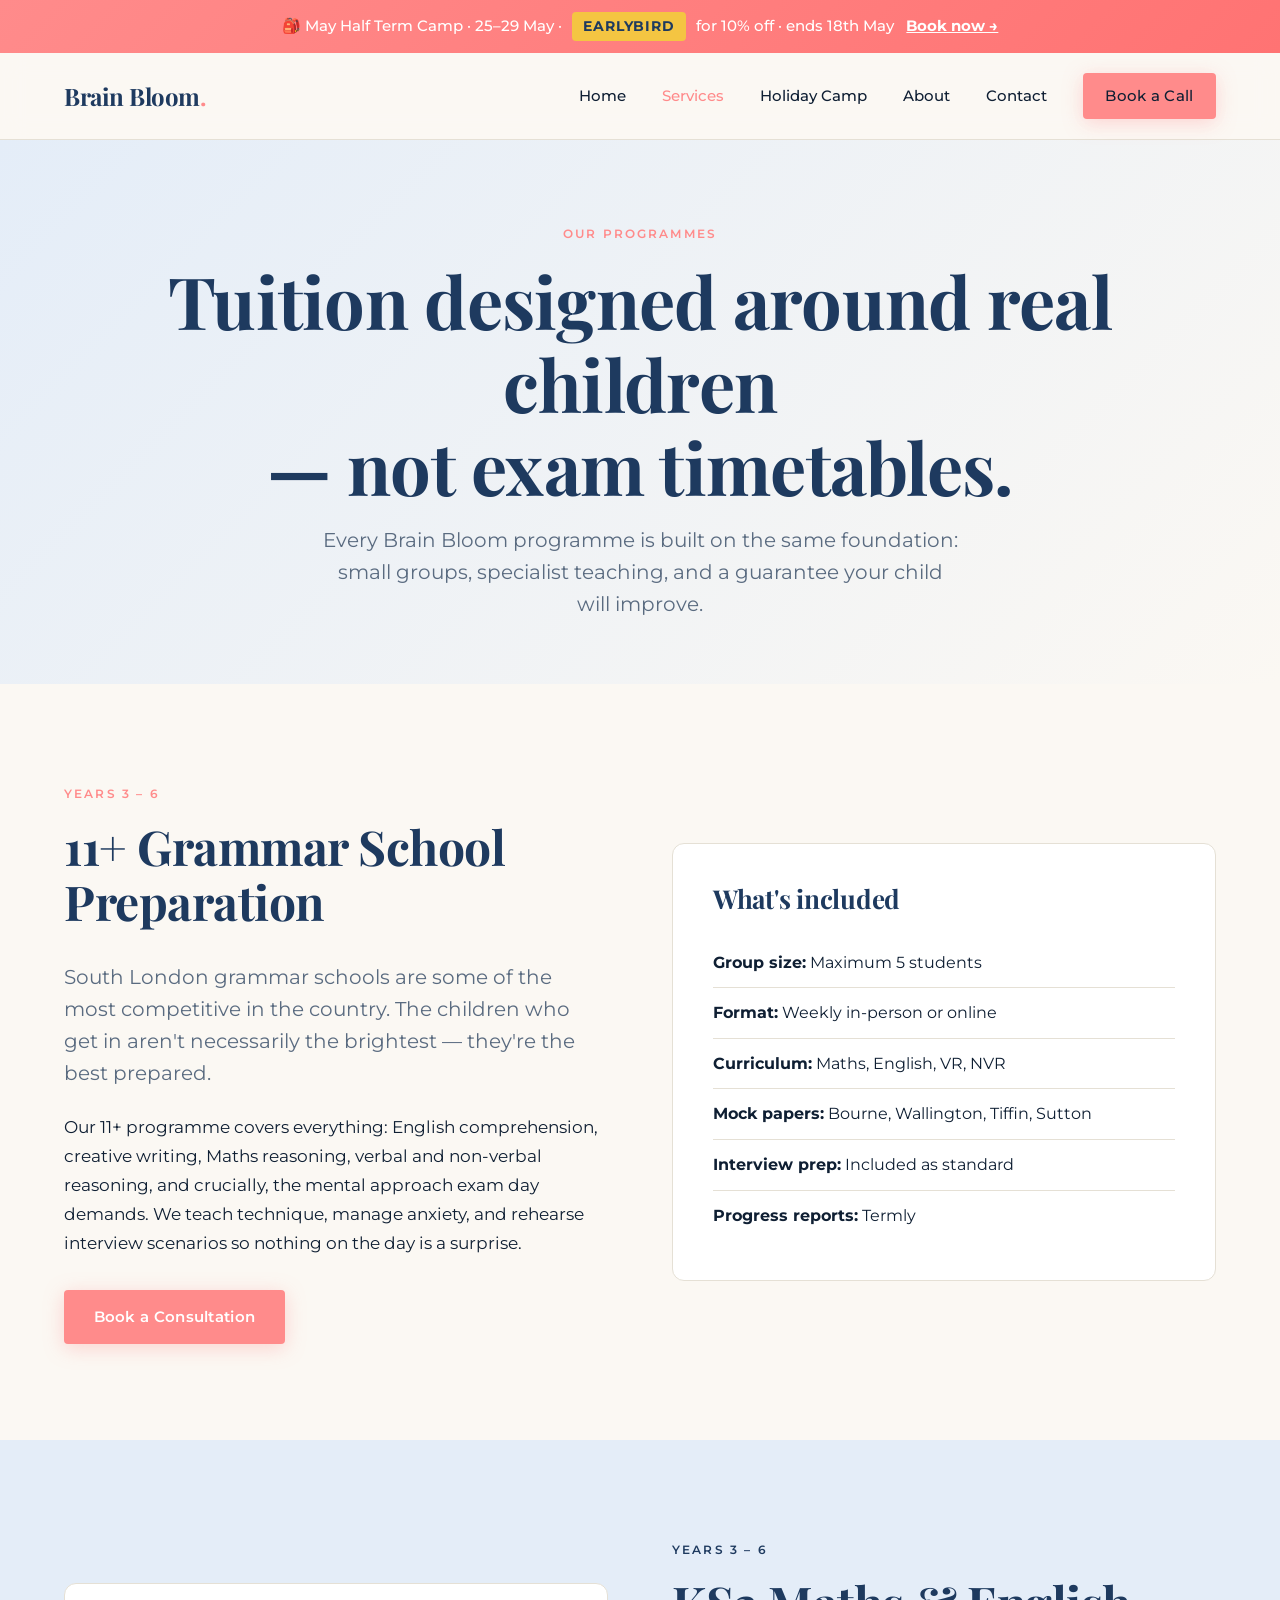
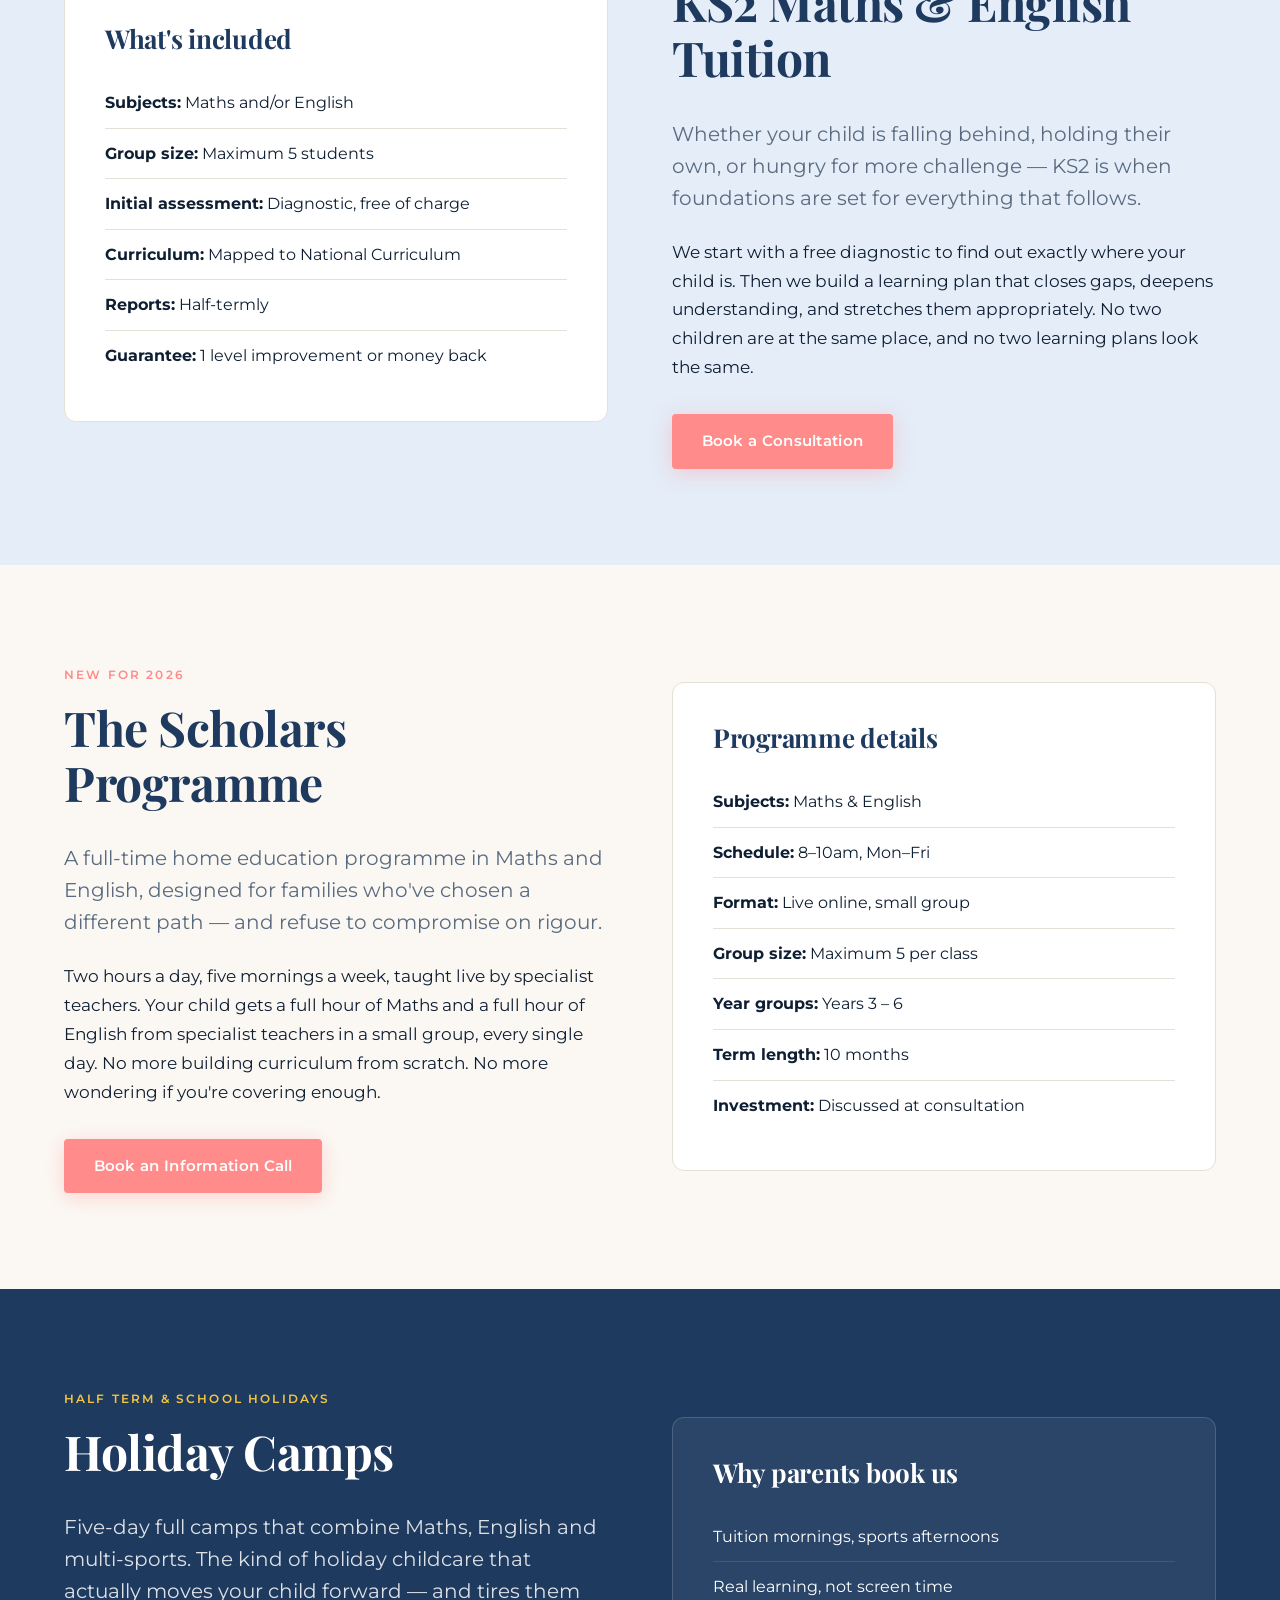
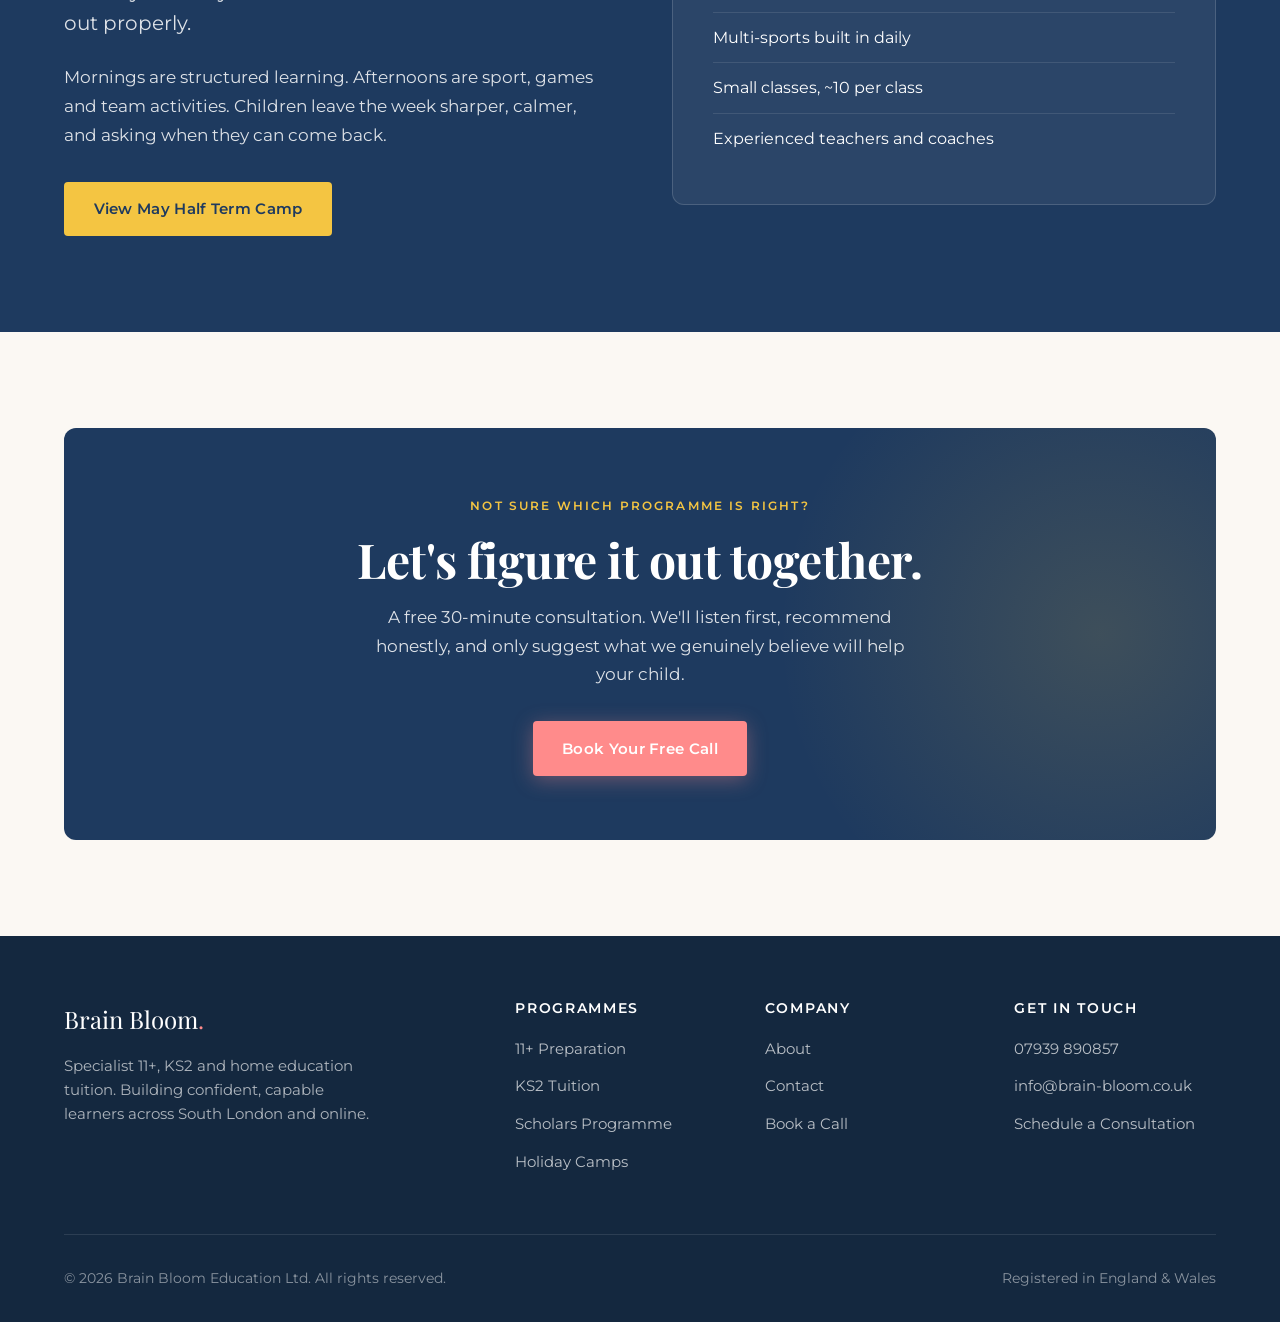
<file: brain-bloom-site 7/services.html>
<!DOCTYPE html>
<html lang="en">
<head>
<meta charset="UTF-8">
<meta name="viewport" content="width=device-width, initial-scale=1.0">
<title>Our Programmes — Brain Bloom Education</title>
<meta name="description" content="11+ preparation, KS2 tuition, Scholars Programme home education, and holiday camps. Small groups. Mastery teaching. Progress guaranteed.">
<link rel="preconnect" href="https://fonts.googleapis.com">
<link rel="preconnect" href="https://fonts.gstatic.com" crossorigin>
<link href="https://fonts.googleapis.com/css2?family=Playfair+Display:ital,wght@0,400;0,700;1,400;1,700&family=Montserrat:wght@400;500;600;700&display=swap" rel="stylesheet">
<link rel="stylesheet" href="styles.css">
</head>
<body>

<div class="announcement-bar">
  🎒 May Half Term Camp · 25–29 May ·
  <span class="code-pill">EARLYBIRD</span>
  for 10% off · ends 18th May
  <a href="camp.html">Book now →</a>
</div>

<header class="site-header">
  <div class="container">
    <nav class="nav">
      <a href="index.html" class="nav-brand">Brain Bloom<span>.</span></a>
      <button class="nav-toggle" aria-label="Toggle menu">☰</button>
      <ul class="nav-links">
        <li><a href="index.html">Home</a></li>
        <li><a href="services.html" class="active">Services</a></li>
        <li><a href="camp.html">Holiday Camp</a></li>
        <li><a href="about.html">About</a></li>
        <li><a href="contact.html">Contact</a></li>
        <li><a href="https://calendly.com/zakbendif101/30min" target="_blank" class="btn btn-primary" style="padding: 0.7rem 1.4rem;">Book a Call</a></li>
      </ul>
    </nav>
  </div>
</header>

<main>

<section class="page-hero">
  <div class="container">
    <span class="eyebrow">Our Programmes</span>
    <h1>Tuition designed around real children<br>— not exam timetables.</h1>
    <p class="lead mt-2">Every Brain Bloom programme is built on the same foundation: small groups, specialist teaching, and a guarantee your child will improve.</p>
  </div>
</section>

<section id="eleven-plus">
  <div class="container">
    <div class="grid-2">
      <div>
        <span class="eyebrow">Years 3 – 6</span>
        <h2>11+ Grammar School Preparation</h2>
        <p class="lead mt-2">South London grammar schools are some of the most competitive in the country. The children who get in aren't necessarily the brightest — they're the best prepared.</p>
        <p style="margin-top: 1.5rem;">Our 11+ programme covers everything: English comprehension, creative writing, Maths reasoning, verbal and non-verbal reasoning, and crucially, the mental approach exam day demands. We teach technique, manage anxiety, and rehearse interview scenarios so nothing on the day is a surprise.</p>
        <div class="btn-cta-row">
          <a href="https://calendly.com/zakbendif101/30min" target="_blank" class="btn btn-primary">Book a Consultation</a>
        </div>
      </div>
      <div>
        <div class="card">
          <h3>What's included</h3>
          <ul style="list-style: none; margin-top: 1.5rem;">
            <li style="padding: 0.75rem 0; border-bottom: 1px solid var(--border);"><strong>Group size:</strong> Maximum 5 students</li>
            <li style="padding: 0.75rem 0; border-bottom: 1px solid var(--border);"><strong>Format:</strong> Weekly in-person or online</li>
            <li style="padding: 0.75rem 0; border-bottom: 1px solid var(--border);"><strong>Curriculum:</strong> Maths, English, VR, NVR</li>
            <li style="padding: 0.75rem 0; border-bottom: 1px solid var(--border);"><strong>Mock papers:</strong> Bourne, Wallington, Tiffin, Sutton</li>
            <li style="padding: 0.75rem 0; border-bottom: 1px solid var(--border);"><strong>Interview prep:</strong> Included as standard</li>
            <li style="padding: 0.75rem 0;"><strong>Progress reports:</strong> Termly</li>
          </ul>
        </div>
      </div>
    </div>
  </div>
</section>

<section id="ks2" class="section-light-blue">
  <div class="container">
    <div class="grid-2">
      <div>
        <div class="card">
          <h3>What's included</h3>
          <ul style="list-style: none; margin-top: 1.5rem;">
            <li style="padding: 0.75rem 0; border-bottom: 1px solid var(--border);"><strong>Subjects:</strong> Maths and/or English</li>
            <li style="padding: 0.75rem 0; border-bottom: 1px solid var(--border);"><strong>Group size:</strong> Maximum 5 students</li>
            <li style="padding: 0.75rem 0; border-bottom: 1px solid var(--border);"><strong>Initial assessment:</strong> Diagnostic, free of charge</li>
            <li style="padding: 0.75rem 0; border-bottom: 1px solid var(--border);"><strong>Curriculum:</strong> Mapped to National Curriculum</li>
            <li style="padding: 0.75rem 0; border-bottom: 1px solid var(--border);"><strong>Reports:</strong> Half-termly</li>
            <li style="padding: 0.75rem 0;"><strong>Guarantee:</strong> 1 level improvement or money back</li>
          </ul>
        </div>
      </div>
      <div>
        <span class="eyebrow navy">Years 3 – 6</span>
        <h2>KS2 Maths &amp; English Tuition</h2>
        <p class="lead mt-2">Whether your child is falling behind, holding their own, or hungry for more challenge — KS2 is when foundations are set for everything that follows.</p>
        <p style="margin-top: 1.5rem;">We start with a free diagnostic to find out exactly where your child is. Then we build a learning plan that closes gaps, deepens understanding, and stretches them appropriately. No two children are at the same place, and no two learning plans look the same.</p>
        <div class="btn-cta-row">
          <a href="https://calendly.com/zakbendif101/30min" target="_blank" class="btn btn-primary">Book a Consultation</a>
        </div>
      </div>
    </div>
  </div>
</section>

<section id="scholars">
  <div class="container">
    <div class="grid-2">
      <div>
        <span class="eyebrow">New for 2026</span>
        <h2>The Scholars Programme</h2>
        <p class="lead mt-2">A full-time home education programme in Maths and English, designed for families who've chosen a different path — and refuse to compromise on rigour.</p>
        <p style="margin-top: 1.5rem;">Two hours a day, five mornings a week, taught live by specialist teachers. Your child gets a full hour of Maths and a full hour of English from specialist teachers in a small group, every single day. No more building curriculum from scratch. No more wondering if you're covering enough.</p>
        <div class="btn-cta-row">
          <a href="https://calendly.com/zakbendif101/30min" target="_blank" class="btn btn-primary">Book an Information Call</a>
        </div>
      </div>
      <div>
        <div class="card">
          <h3>Programme details</h3>
          <ul style="list-style: none; margin-top: 1.5rem;">
            <li style="padding: 0.75rem 0; border-bottom: 1px solid var(--border);"><strong>Subjects:</strong> Maths &amp; English</li>
            <li style="padding: 0.75rem 0; border-bottom: 1px solid var(--border);"><strong>Schedule:</strong> 8–10am, Mon–Fri</li>
            <li style="padding: 0.75rem 0; border-bottom: 1px solid var(--border);"><strong>Format:</strong> Live online, small group</li>
            <li style="padding: 0.75rem 0; border-bottom: 1px solid var(--border);"><strong>Group size:</strong> Maximum 5 per class</li>
            <li style="padding: 0.75rem 0; border-bottom: 1px solid var(--border);"><strong>Year groups:</strong> Years 3 – 6</li>
            <li style="padding: 0.75rem 0; border-bottom: 1px solid var(--border);"><strong>Term length:</strong> 10 months</li>
            <li style="padding: 0.75rem 0;"><strong>Investment:</strong> Discussed at consultation</li>
          </ul>
        </div>
      </div>
    </div>
  </div>
</section>

<section id="camps" class="section-navy">
  <div class="container">
    <div class="grid-2">
      <div>
        <span class="eyebrow">Half Term &amp; School Holidays</span>
        <h2>Holiday Camps</h2>
        <p class="lead mt-2" style="color: rgba(255,255,255,0.85);">Five-day full camps that combine Maths, English and multi-sports. The kind of holiday childcare that actually moves your child forward — and tires them out properly.</p>
        <p style="margin-top: 1.5rem;">Mornings are structured learning. Afternoons are sport, games and team activities. Children leave the week sharper, calmer, and asking when they can come back.</p>
        <div class="btn-cta-row">
          <a href="camp.html" class="btn btn-gold">View May Half Term Camp</a>
        </div>
      </div>
      <div>
        <div class="card" style="background: rgba(255,255,255,0.06); border-color: rgba(255,255,255,0.15); color: var(--white);">
          <h3 style="color: var(--white);">Why parents book us</h3>
          <ul style="list-style: none; margin-top: 1.5rem;">
            <li style="padding: 0.75rem 0; border-bottom: 1px solid rgba(255,255,255,0.1);">Tuition mornings, sports afternoons</li>
            <li style="padding: 0.75rem 0; border-bottom: 1px solid rgba(255,255,255,0.1);">Real learning, not screen time</li>
            <li style="padding: 0.75rem 0; border-bottom: 1px solid rgba(255,255,255,0.1);">Multi-sports built in daily</li>
            <li style="padding: 0.75rem 0; border-bottom: 1px solid rgba(255,255,255,0.1);">Small classes, ~10 per class</li>
            <li style="padding: 0.75rem 0;">Experienced teachers and coaches</li>
          </ul>
        </div>
      </div>
    </div>
  </div>
</section>

<section>
  <div class="container">
    <div class="cta-banner">
      <span class="eyebrow gold">Not sure which programme is right?</span>
      <h2>Let's figure it out together.</h2>
      <p>A free 30-minute consultation. We'll listen first, recommend honestly, and only suggest what we genuinely believe will help your child.</p>
      <a href="https://calendly.com/zakbendif101/30min" target="_blank" class="btn btn-primary">Book Your Free Call</a>
    </div>
  </div>
</section>

</main>

<footer class="site-footer">
  <div class="container">
    <div class="footer-grid">
      <div>
        <div class="footer-brand">Brain Bloom<span>.</span></div>
        <p class="footer-tagline">Specialist 11+, KS2 and home education tuition. Building confident, capable learners across South London and online.</p>
      </div>
      <div>
        <h4>Programmes</h4>
        <ul>
          <li><a href="services.html#eleven-plus">11+ Preparation</a></li>
          <li><a href="services.html#ks2">KS2 Tuition</a></li>
          <li><a href="services.html#scholars">Scholars Programme</a></li>
          <li><a href="camp.html">Holiday Camps</a></li>
        </ul>
      </div>
      <div>
        <h4>Company</h4>
        <ul>
          <li><a href="about.html">About</a></li>
          <li><a href="contact.html">Contact</a></li>
          <li><a href="https://calendly.com/zakbendif101/30min" target="_blank">Book a Call</a></li>
        </ul>
      </div>
      <div>
        <h4>Get in Touch</h4>
        <ul>
          <li><a href="tel:07939890857">07939 890857</a></li>
          <li><a href="mailto:info@brain-bloom.co.uk">info@brain-bloom.co.uk</a></li>
          <li><a href="https://calendly.com/zakbendif101/30min" target="_blank">Schedule a Consultation</a></li>
        </ul>
      </div>
    </div>
    <div class="footer-bottom">
      <div>© 2026 Brain Bloom Education Ltd. All rights reserved.</div>
      <div>Registered in England &amp; Wales</div>
    </div>
  </div>
</footer>

<script src="script.js"></script>
</body>
</html>
</file>
<file: styles.css>
/* ============================================
   Brain Bloom Education — Site Stylesheet
   ============================================ */

:root {
  --navy: #1E3A5F;
  --navy-deep: #14283F;
  --coral: #FF8B8B;
  --coral-soft: #FFB3B3;
  --light-blue: #C3D7EF;
  --light-blue-soft: #E4EDF8;
  --gold: #F4C542;
  --white: #FFFFFF;
  --cream: #FBF8F3;
  --ink: #0F1F33;
  --muted: #5A6B80;
  --border: #E5E0D5;

  --font-display: 'Playfair Display', Georgia, serif;
  --font-body: 'Montserrat', -apple-system, sans-serif;

  --container: 1200px;
  --radius: 4px;
  --radius-lg: 12px;
  --shadow-soft: 0 8px 32px rgba(30, 58, 95, 0.08);
  --shadow-lift: 0 16px 48px rgba(30, 58, 95, 0.14);
}

* { box-sizing: border-box; margin: 0; padding: 0; }

html { scroll-behavior: smooth; }

body {
  font-family: var(--font-body);
  font-size: 16px;
  line-height: 1.6;
  color: var(--ink);
  background: var(--cream);
  -webkit-font-smoothing: antialiased;
}

img { max-width: 100%; display: block; }

a { color: var(--navy); text-decoration: none; }

/* ============================================
   Typography
   ============================================ */

h1, h2, h3, h4 {
  font-family: var(--font-display);
  font-weight: 700;
  line-height: 1.15;
  color: var(--navy);
  letter-spacing: -0.01em;
}

h1 { font-size: clamp(2.5rem, 6vw, 4.5rem); }
h2 { font-size: clamp(1.875rem, 4vw, 3rem); }
h3 { font-size: clamp(1.25rem, 2.5vw, 1.625rem); }
h4 { font-size: 1.125rem; }

.eyebrow {
  font-family: var(--font-body);
  font-size: 0.75rem;
  font-weight: 600;
  letter-spacing: 0.18em;
  text-transform: uppercase;
  color: var(--coral);
  margin-bottom: 1rem;
  display: inline-block;
}

.eyebrow.gold { color: var(--gold); }
.eyebrow.navy { color: var(--navy); }

p { font-size: 1.0625rem; line-height: 1.7; color: var(--ink); }
p.lead {
  font-size: 1.25rem;
  line-height: 1.6;
  color: var(--muted);
  font-weight: 400;
}

/* ============================================
   Layout
   ============================================ */

.container {
  max-width: var(--container);
  margin: 0 auto;
  padding: 0 1.5rem;
}

section { padding: 6rem 0; }
section.tight { padding: 4rem 0; }

.grid-2 {
  display: grid;
  grid-template-columns: 1fr 1fr;
  gap: 4rem;
  align-items: center;
}

.grid-3 {
  display: grid;
  grid-template-columns: repeat(3, 1fr);
  gap: 2rem;
}

.grid-4 {
  display: grid;
  grid-template-columns: repeat(4, 1fr);
  gap: 1.5rem;
}

@media (max-width: 860px) {
  .grid-2, .grid-3, .grid-4 { grid-template-columns: 1fr; gap: 2rem; }
  section { padding: 4rem 0; }
}

/* ============================================
   Header / Nav
   ============================================ */

.site-header {
  position: sticky;
  top: 0;
  z-index: 100;
  background: rgba(251, 248, 243, 0.92);
  backdrop-filter: blur(12px);
  -webkit-backdrop-filter: blur(12px);
  border-bottom: 1px solid var(--border);
}

/* Announcement bar above header — scrolls away naturally */

.nav {
  display: flex;
  align-items: center;
  justify-content: space-between;
  padding: 1.25rem 0;
}

.nav-brand {
  font-family: var(--font-display);
  font-size: 1.5rem;
  font-weight: 700;
  color: var(--navy);
  letter-spacing: -0.02em;
}
.nav-brand span { color: var(--coral); }

.nav-links {
  display: flex;
  gap: 2.25rem;
  list-style: none;
  align-items: center;
}

.nav-links a {
  font-size: 0.9375rem;
  font-weight: 500;
  color: var(--ink);
  position: relative;
  transition: color 0.2s;
}
.nav-links a:hover { color: var(--coral); }
.nav-links a.active { color: var(--coral); }

.nav-toggle {
  display: none;
  background: none;
  border: none;
  font-size: 1.5rem;
  cursor: pointer;
  color: var(--navy);
}

@media (max-width: 860px) {
  .nav-links {
    display: none;
    position: absolute;
    top: 100%;
    left: 0;
    right: 0;
    background: var(--cream);
    flex-direction: column;
    padding: 1.5rem;
    gap: 1.25rem;
    border-bottom: 1px solid var(--border);
  }
  .nav-links.open { display: flex; }
  .nav-toggle { display: block; }
}

/* ============================================
   Buttons
   ============================================ */

.btn {
  display: inline-block;
  padding: 0.95rem 1.85rem;
  font-family: var(--font-body);
  font-size: 0.9375rem;
  font-weight: 600;
  letter-spacing: 0.02em;
  border-radius: var(--radius);
  text-decoration: none;
  border: none;
  cursor: pointer;
  transition: all 0.25s ease;
  text-align: center;
}

.btn-primary {
  background: var(--coral);
  color: var(--white);
  box-shadow: 0 4px 20px rgba(255, 139, 139, 0.35);
}
.btn-primary:hover {
  background: var(--navy);
  transform: translateY(-2px);
  box-shadow: 0 8px 28px rgba(30, 58, 95, 0.25);
}

.btn-secondary {
  background: transparent;
  color: var(--navy);
  border: 1.5px solid var(--navy);
}
.btn-secondary:hover {
  background: var(--navy);
  color: var(--white);
}

.btn-gold {
  background: var(--gold);
  color: var(--navy);
}
.btn-gold:hover {
  background: var(--navy);
  color: var(--gold);
}

.btn-cta-row {
  display: flex;
  gap: 1rem;
  flex-wrap: wrap;
  margin-top: 2rem;
}

/* ============================================
   Hero
   ============================================ */

.hero {
  padding: 5rem 0 6rem;
  position: relative;
  overflow: hidden;
}

.hero-decorative {
  position: absolute;
  top: -10%;
  right: -10%;
  width: 50%;
  height: 120%;
  background: radial-gradient(circle at center, var(--light-blue-soft) 0%, transparent 70%);
  z-index: 0;
  pointer-events: none;
}

.hero-content {
  position: relative;
  z-index: 1;
}

.hero h1 .accent {
  font-style: italic;
  color: var(--coral);
  font-weight: 400;
}

.hero-stats {
  display: grid;
  grid-template-columns: repeat(3, 1fr);
  gap: 2rem;
  margin-top: 4rem;
  padding-top: 3rem;
  border-top: 1px solid var(--border);
}

.stat-num {
  font-family: var(--font-display);
  font-size: 2.5rem;
  color: var(--navy);
  line-height: 1;
  margin-bottom: 0.5rem;
}

.stat-label {
  font-size: 0.875rem;
  color: var(--muted);
  letter-spacing: 0.04em;
}

@media (max-width: 860px) {
  .hero-stats { grid-template-columns: 1fr; gap: 1.5rem; }
}

/* ============================================
   Cards
   ============================================ */

.card {
  background: var(--white);
  border-radius: var(--radius-lg);
  padding: 2.5rem;
  border: 1px solid var(--border);
  transition: all 0.3s ease;
  height: 100%;
}

.card:hover {
  transform: translateY(-4px);
  box-shadow: var(--shadow-lift);
  border-color: var(--coral-soft);
}

.card-icon {
  width: 56px;
  height: 56px;
  border-radius: 50%;
  background: var(--light-blue-soft);
  display: flex;
  align-items: center;
  justify-content: center;
  margin-bottom: 1.5rem;
  font-size: 1.5rem;
}

.card-icon.coral { background: rgba(255, 139, 139, 0.18); }
.card-icon.gold { background: rgba(244, 197, 66, 0.22); }

.card h3 { margin-bottom: 0.75rem; }
.card p { color: var(--muted); }

/* Service cards (richer variant) */
.service-card {
  background: var(--white);
  border-radius: var(--radius-lg);
  overflow: hidden;
  border: 1px solid var(--border);
  display: flex;
  flex-direction: column;
  transition: all 0.3s ease;
}

.service-card:hover {
  transform: translateY(-4px);
  box-shadow: var(--shadow-lift);
}

.service-card-header {
  padding: 2rem 2rem 1rem;
  background: linear-gradient(135deg, var(--light-blue-soft), var(--cream));
  border-bottom: 1px solid var(--border);
}

.service-card-header .tag {
  display: inline-block;
  font-size: 0.75rem;
  font-weight: 600;
  letter-spacing: 0.1em;
  text-transform: uppercase;
  color: var(--coral);
  margin-bottom: 0.5rem;
}

.service-card-body {
  padding: 1.75rem 2rem 2rem;
  flex: 1;
  display: flex;
  flex-direction: column;
}

.service-card-body ul {
  list-style: none;
  margin: 1rem 0 1.5rem;
}

.service-card-body li {
  padding: 0.5rem 0 0.5rem 1.5rem;
  position: relative;
  font-size: 0.9375rem;
  color: var(--muted);
}

.service-card-body li::before {
  content: '✓';
  position: absolute;
  left: 0;
  color: var(--coral);
  font-weight: 700;
}

.service-card-body .btn {
  margin-top: auto;
  align-self: flex-start;
}

/* ============================================
   Sections — variants
   ============================================ */

.section-navy {
  background: var(--navy);
  color: var(--white);
}
.section-navy h1, .section-navy h2, .section-navy h3 { color: var(--white); }
.section-navy p { color: rgba(255, 255, 255, 0.85); }
.section-navy .eyebrow { color: var(--gold); }

.section-light-blue {
  background: var(--light-blue-soft);
}

.section-cream {
  background: var(--cream);
}

.section-header {
  text-align: center;
  max-width: 720px;
  margin: 0 auto 4rem;
}

/* ============================================
   3 C's feature row
   ============================================ */

.three-cs {
  display: grid;
  grid-template-columns: repeat(3, 1fr);
  gap: 2.5rem;
}

.c-block {
  text-align: center;
  padding: 2rem 1.5rem;
}

.c-letter {
  font-family: var(--font-display);
  font-size: 5rem;
  font-weight: 700;
  line-height: 1;
  color: var(--coral);
  margin-bottom: 1rem;
  font-style: italic;
}

.c-block:nth-child(2) .c-letter { color: var(--gold); }
.c-block:nth-child(3) .c-letter { color: var(--navy); }

.c-block h3 { margin-bottom: 0.5rem; }
.c-block p { color: var(--muted); font-size: 0.9375rem; }

@media (max-width: 860px) {
  .three-cs { grid-template-columns: 1fr; gap: 1.5rem; }
}

/* ============================================
   Testimonial / quote block
   ============================================ */

.quote-block {
  background: var(--white);
  border-left: 4px solid var(--coral);
  padding: 2.5rem 3rem;
  border-radius: var(--radius-lg);
  position: relative;
  box-shadow: var(--shadow-soft);
}

.quote-block::before {
  content: '"';
  position: absolute;
  top: -1rem;
  left: 1.5rem;
  font-family: var(--font-display);
  font-size: 6rem;
  color: var(--coral-soft);
  line-height: 1;
  font-weight: 700;
}

.quote-block p {
  font-family: var(--font-display);
  font-size: 1.375rem;
  font-style: italic;
  color: var(--navy);
  line-height: 1.5;
  margin-bottom: 1.5rem;
}

.quote-attribution {
  font-size: 0.875rem;
  color: var(--muted);
  font-weight: 500;
  letter-spacing: 0.05em;
}

/* ============================================
   CTA banner
   ============================================ */

.cta-banner {
  background: var(--navy);
  border-radius: var(--radius-lg);
  padding: 4rem 3rem;
  text-align: center;
  color: var(--white);
  position: relative;
  overflow: hidden;
}

.cta-banner::before {
  content: '';
  position: absolute;
  top: -50%;
  right: -20%;
  width: 60%;
  height: 200%;
  background: radial-gradient(circle, rgba(244, 197, 66, 0.15) 0%, transparent 60%);
  pointer-events: none;
}

.cta-banner h2 { color: var(--white); position: relative; }
.cta-banner p { color: rgba(255, 255, 255, 0.85); max-width: 560px; margin: 1rem auto 2rem; position: relative; }
.cta-banner .btn { position: relative; }

/* ============================================
   Footer
   ============================================ */

.site-footer {
  background: var(--navy-deep);
  color: rgba(255, 255, 255, 0.75);
  padding: 4rem 0 2rem;
}

.footer-grid {
  display: grid;
  grid-template-columns: 2fr 1fr 1fr 1fr;
  gap: 3rem;
  margin-bottom: 3rem;
}

.site-footer h4 {
  color: var(--white);
  font-family: var(--font-body);
  font-weight: 600;
  font-size: 0.875rem;
  letter-spacing: 0.12em;
  text-transform: uppercase;
  margin-bottom: 1.25rem;
}

.site-footer ul { list-style: none; }
.site-footer li { margin-bottom: 0.75rem; }
.site-footer a {
  color: rgba(255, 255, 255, 0.7);
  font-size: 0.9375rem;
  transition: color 0.2s;
}
.site-footer a:hover { color: var(--coral); }

.footer-brand {
  font-family: var(--font-display);
  font-size: 1.5rem;
  color: var(--white);
  margin-bottom: 1rem;
}
.footer-brand span { color: var(--coral); }

.footer-tagline {
  color: rgba(255, 255, 255, 0.65);
  font-size: 0.9375rem;
  max-width: 320px;
  line-height: 1.6;
}

.footer-bottom {
  border-top: 1px solid rgba(255, 255, 255, 0.1);
  padding-top: 2rem;
  display: flex;
  justify-content: space-between;
  flex-wrap: wrap;
  gap: 1rem;
  font-size: 0.875rem;
  color: rgba(255, 255, 255, 0.5);
}

@media (max-width: 860px) {
  .footer-grid { grid-template-columns: 1fr; gap: 2rem; }
}

/* ============================================
   Page hero (interior pages)
   ============================================ */

.page-hero {
  padding: 5rem 0 4rem;
  background: linear-gradient(135deg, var(--light-blue-soft) 0%, var(--cream) 100%);
  text-align: center;
}

.page-hero h1 { margin-bottom: 1rem; }
.page-hero p.lead { max-width: 640px; margin: 0 auto; }

/* ============================================
   Camp page specifics
   ============================================ */

.camp-hero {
  background: linear-gradient(135deg, var(--navy) 0%, var(--navy-deep) 100%);
  color: var(--white);
  padding: 6rem 0 5rem;
  position: relative;
  overflow: hidden;
}

.camp-hero::before {
  content: '';
  position: absolute;
  top: -20%;
  right: -10%;
  width: 60%;
  height: 140%;
  background: radial-gradient(circle, rgba(244, 197, 66, 0.12) 0%, transparent 60%);
}

.camp-hero h1 { color: var(--white); }
.camp-hero .accent { color: var(--gold); font-style: italic; font-weight: 400; }
.camp-hero p { color: rgba(255, 255, 255, 0.85); }
.camp-hero .container { position: relative; z-index: 1; }

.camp-meta {
  display: grid;
  grid-template-columns: repeat(4, 1fr);
  gap: 1.5rem;
  margin-top: 3rem;
  padding-top: 2.5rem;
  border-top: 1px solid rgba(255, 255, 255, 0.15);
}

.meta-item .meta-label {
  font-size: 0.75rem;
  letter-spacing: 0.12em;
  text-transform: uppercase;
  color: var(--gold);
  margin-bottom: 0.5rem;
}

.meta-item .meta-value {
  font-family: var(--font-display);
  font-size: 1.25rem;
  color: var(--white);
}

@media (max-width: 860px) {
  .camp-meta { grid-template-columns: 1fr 1fr; }
}

.timetable {
  background: var(--white);
  border-radius: var(--radius-lg);
  padding: 2.5rem;
  box-shadow: var(--shadow-soft);
}

.timetable-row {
  display: grid;
  grid-template-columns: 130px 1fr;
  gap: 1.5rem;
  padding: 1rem 0;
  border-bottom: 1px solid var(--border);
}

.timetable-row:last-child { border-bottom: none; }

.timetable-time {
  font-family: var(--font-display);
  font-weight: 700;
  color: var(--coral);
  font-size: 1rem;
}

.timetable-activity h4 { margin-bottom: 0.25rem; font-family: var(--font-body); font-size: 1rem; font-weight: 600; }
.timetable-activity p { font-size: 0.9375rem; color: var(--muted); margin: 0; }

/* ============================================
   Contact form
   ============================================ */

.contact-grid {
  display: grid;
  grid-template-columns: 1fr 1fr;
  gap: 4rem;
}

.contact-info-block {
  background: var(--white);
  padding: 2.5rem;
  border-radius: var(--radius-lg);
  border: 1px solid var(--border);
  margin-bottom: 1.5rem;
}

.contact-info-block h4 {
  font-family: var(--font-body);
  font-size: 0.75rem;
  letter-spacing: 0.12em;
  text-transform: uppercase;
  color: var(--coral);
  margin-bottom: 0.5rem;
  font-weight: 600;
}

.contact-info-block p { font-size: 1.125rem; color: var(--navy); font-weight: 500; }
.contact-info-block a { color: var(--navy); }

.form-group { margin-bottom: 1.25rem; }
.form-group label {
  display: block;
  font-size: 0.875rem;
  font-weight: 600;
  color: var(--navy);
  margin-bottom: 0.5rem;
}

.form-group input,
.form-group textarea,
.form-group select {
  width: 100%;
  padding: 0.85rem 1rem;
  border: 1.5px solid var(--border);
  border-radius: var(--radius);
  font-family: var(--font-body);
  font-size: 1rem;
  background: var(--white);
  transition: border-color 0.2s;
}

.form-group input:focus,
.form-group textarea:focus,
.form-group select:focus {
  outline: none;
  border-color: var(--coral);
}

.form-group textarea { resize: vertical; min-height: 120px; }

@media (max-width: 860px) {
  .contact-grid { grid-template-columns: 1fr; gap: 2rem; }
}

/* ============================================
   About page
   ============================================ */

.founder-card {
  background: var(--white);
  border-radius: var(--radius-lg);
  padding: 2.5rem;
  border: 1px solid var(--border);
  text-align: center;
  height: 100%;
}

.founder-avatar {
  width: 120px;
  height: 120px;
  border-radius: 50%;
  background: linear-gradient(135deg, var(--coral-soft), var(--light-blue));
  margin: 0 auto 1.5rem;
  display: flex;
  align-items: center;
  justify-content: center;
  font-family: var(--font-display);
  font-size: 2.5rem;
  color: var(--white);
  font-weight: 700;
}

.founder-card h3 { margin-bottom: 0.25rem; }
.founder-role {
  font-size: 0.875rem;
  color: var(--coral);
  letter-spacing: 0.08em;
  text-transform: uppercase;
  font-weight: 600;
  margin-bottom: 1.25rem;
}

/* ============================================
   FAQ accordion
   ============================================ */

.faq-item {
  border-bottom: 1px solid var(--border);
  padding: 1.5rem 0;
}

.faq-question {
  font-family: var(--font-display);
  font-size: 1.25rem;
  color: var(--navy);
  cursor: pointer;
  display: flex;
  justify-content: space-between;
  align-items: center;
  list-style: none;
  font-weight: 700;
}

.faq-question::-webkit-details-marker { display: none; }

.faq-question::after {
  content: '+';
  font-size: 1.75rem;
  color: var(--coral);
  font-weight: 300;
  transition: transform 0.3s;
}

details[open] .faq-question::after {
  content: '−';
}

.faq-answer {
  padding-top: 1rem;
  color: var(--muted);
  line-height: 1.7;
}

/* ============================================
   Animations
   ============================================ */

@keyframes fadeInUp {
  from { opacity: 0; transform: translateY(20px); }
  to { opacity: 1; transform: translateY(0); }
}

.fade-in {
  animation: fadeInUp 0.8s ease-out forwards;
}

.fade-in.delay-1 { animation-delay: 0.15s; opacity: 0; }
.fade-in.delay-2 { animation-delay: 0.3s; opacity: 0; }
.fade-in.delay-3 { animation-delay: 0.45s; opacity: 0; }

/* ============================================
   Utilities
   ============================================ */

.text-center { text-align: center; }
.mt-2 { margin-top: 2rem; }
.mt-4 { margin-top: 4rem; }
.mb-2 { margin-bottom: 2rem; }

/* ============================================
   Announcement bar (top of page)
   ============================================ */

.announcement-bar {
  background: linear-gradient(135deg, var(--coral) 0%, #FF7373 100%);
  color: var(--white);
  padding: 0.75rem 0;
  text-align: center;
  font-size: 0.9375rem;
  font-weight: 500;
  position: relative;
  z-index: 101;
}

.announcement-bar a {
  color: var(--white);
  text-decoration: underline;
  font-weight: 700;
  margin-left: 0.5rem;
}

.announcement-bar .code-pill {
  background: var(--gold);
  color: var(--navy);
  padding: 0.2rem 0.7rem;
  border-radius: 4px;
  font-weight: 700;
  letter-spacing: 0.06em;
  margin: 0 0.4rem;
  font-size: 0.875rem;
  display: inline-block;
}

@media (max-width: 720px) {
  .announcement-bar { font-size: 0.8125rem; padding: 0.6rem 0.75rem; }
}

/* ============================================
   Camp marketing block (homepage)
   ============================================ */

.camp-feature {
  background: linear-gradient(135deg, var(--navy) 0%, #25467A 100%);
  border-radius: var(--radius-lg);
  padding: 4rem 3.5rem;
  color: var(--white);
  position: relative;
  overflow: hidden;
  box-shadow: var(--shadow-lift);
}

.camp-feature::before {
  content: '';
  position: absolute;
  top: -30%;
  right: -15%;
  width: 70%;
  height: 160%;
  background: radial-gradient(circle, rgba(244, 197, 66, 0.18) 0%, transparent 60%);
  pointer-events: none;
}

.camp-feature::after {
  content: '';
  position: absolute;
  bottom: -40%;
  left: -10%;
  width: 50%;
  height: 120%;
  background: radial-gradient(circle, rgba(255, 139, 139, 0.15) 0%, transparent 60%);
  pointer-events: none;
}

.camp-feature-grid {
  display: grid;
  grid-template-columns: 1.3fr 1fr;
  gap: 4rem;
  align-items: center;
  position: relative;
  z-index: 1;
}

.camp-feature-tag {
  display: inline-flex;
  align-items: center;
  gap: 0.5rem;
  background: rgba(255, 139, 139, 0.18);
  border: 1px solid var(--coral);
  color: var(--coral-soft);
  padding: 0.5rem 1rem;
  border-radius: 24px;
  font-size: 0.75rem;
  font-weight: 700;
  letter-spacing: 0.12em;
  text-transform: uppercase;
  margin-bottom: 1.25rem;
}

.camp-feature-tag .pulse {
  width: 8px;
  height: 8px;
  border-radius: 50%;
  background: var(--coral);
  animation: pulse 1.5s infinite;
}

@keyframes pulse {
  0%, 100% { opacity: 1; }
  50% { opacity: 0.4; }
}

.camp-feature h2 {
  color: var(--white);
  font-size: clamp(2rem, 4vw, 3rem);
  line-height: 1.1;
  margin-bottom: 1rem;
}

.camp-feature h2 .highlight {
  color: var(--gold);
  font-style: italic;
  font-weight: 400;
}

.camp-feature .lead {
  color: rgba(255, 255, 255, 0.88);
  font-size: 1.125rem;
}

.discount-card {
  background: linear-gradient(135deg, var(--gold) 0%, #FFD466 100%);
  border-radius: var(--radius-lg);
  padding: 2.5rem 2rem;
  color: var(--navy);
  text-align: center;
  position: relative;
  box-shadow: 0 12px 32px rgba(244, 197, 66, 0.35);
  transform: rotate(-1.5deg);
}

.discount-card .discount-amount {
  font-family: var(--font-display);
  font-size: 4rem;
  font-weight: 700;
  line-height: 1;
  color: var(--navy);
}

.discount-card .discount-amount .pct { font-size: 2.5rem; vertical-align: 0.5rem; }

.discount-card .discount-label {
  font-size: 0.875rem;
  letter-spacing: 0.15em;
  text-transform: uppercase;
  color: var(--navy);
  font-weight: 700;
  margin-top: 0.25rem;
}

.discount-card .code-pill {
  display: inline-block;
  background: var(--navy);
  color: var(--gold);
  padding: 0.6rem 1.25rem;
  border-radius: 6px;
  font-weight: 700;
  font-size: 1rem;
  letter-spacing: 0.12em;
  margin: 1.25rem 0 0.75rem;
  font-family: var(--font-body);
}

.discount-card .deadline {
  font-size: 0.9375rem;
  color: var(--navy);
  font-weight: 600;
  margin-top: 0.25rem;
}

.camp-meta-pills {
  display: flex;
  flex-wrap: wrap;
  gap: 0.75rem;
  margin: 1.75rem 0 2rem;
}

.camp-meta-pills .pill {
  background: rgba(255, 255, 255, 0.1);
  border: 1px solid rgba(255, 255, 255, 0.2);
  color: var(--white);
  padding: 0.5rem 1rem;
  border-radius: 20px;
  font-size: 0.875rem;
  font-weight: 500;
}

.camp-meta-pills .pill strong { color: var(--gold); margin-right: 0.4rem; }

.camp-feature-cta {
  display: flex;
  gap: 1rem;
  flex-wrap: wrap;
  align-items: center;
  margin-top: 1rem;
}

.btn-camp {
  background: var(--gold);
  color: var(--navy);
  font-weight: 700;
  padding: 1.05rem 2rem;
  font-size: 1rem;
  border-radius: var(--radius);
  transition: all 0.25s ease;
  box-shadow: 0 6px 20px rgba(244, 197, 66, 0.4);
}

.btn-camp:hover {
  background: var(--white);
  color: var(--navy);
  transform: translateY(-2px);
  box-shadow: 0 10px 28px rgba(244, 197, 66, 0.5);
}

.urgency-line {
  display: inline-flex;
  align-items: center;
  gap: 0.5rem;
  font-size: 0.9375rem;
  color: rgba(255, 255, 255, 0.85);
}

@media (max-width: 860px) {
  .camp-feature { padding: 3rem 2rem; }
  .camp-feature-grid { grid-template-columns: 1fr; gap: 2.5rem; }
  .discount-card { transform: none; max-width: 320px; margin: 0 auto; }
}

/* ============================================
   Countdown timer
   ============================================ */

.countdown {
  display: flex;
  gap: 0.75rem;
  margin: 1.75rem 0 1.5rem;
  flex-wrap: wrap;
}

.countdown-unit {
  background: rgba(255, 255, 255, 0.08);
  border: 1px solid rgba(255, 255, 255, 0.15);
  border-radius: var(--radius);
  padding: 0.85rem 1rem;
  text-align: center;
  min-width: 72px;
  backdrop-filter: blur(4px);
}

.countdown-number {
  font-family: var(--font-display);
  font-size: 2rem;
  font-weight: 700;
  color: var(--gold);
  line-height: 1;
  font-variant-numeric: tabular-nums;
}

.countdown-label {
  font-size: 0.6875rem;
  font-weight: 600;
  letter-spacing: 0.12em;
  text-transform: uppercase;
  color: rgba(255, 255, 255, 0.7);
  margin-top: 0.4rem;
  display: block;
}

.countdown-prefix {
  display: block;
  font-size: 0.8125rem;
  color: var(--coral);
  font-weight: 600;
  letter-spacing: 0.08em;
  text-transform: uppercase;
  margin-bottom: 0.5rem;
}

.countdown-expired {
  font-family: var(--font-display);
  font-size: 1.25rem;
  color: var(--coral);
  font-style: italic;
  padding: 1rem 0;
}

/* Light background variant (for camp page hero) */
.countdown-light .countdown-unit {
  background: rgba(255, 255, 255, 0.12);
  border-color: rgba(255, 255, 255, 0.2);
}

@media (max-width: 480px) {
  .countdown-unit { padding: 0.7rem 0.75rem; min-width: 62px; }
  .countdown-number { font-size: 1.625rem; }
  .countdown-label { font-size: 0.625rem; }
}

/* ============================================
   Founder portrait section (About page)
   ============================================ */

.founder-section {
  padding: 6rem 0;
  background: var(--cream);
}

.founder-grid {
  display: grid;
  grid-template-columns: 1fr 1.2fr;
  gap: 5rem;
  align-items: center;
}

.founder-portrait {
  position: relative;
}

.founder-portrait-frame {
  position: relative;
  border-radius: var(--radius-lg);
  overflow: hidden;
  box-shadow: var(--shadow-lift);
  background: var(--light-blue-soft);
  aspect-ratio: 4/5;
}

.founder-portrait-frame img {
  width: 100%;
  height: 100%;
  object-fit: cover;
  display: block;
}

.founder-portrait::before {
  content: '';
  position: absolute;
  top: -20px;
  left: -20px;
  right: 20px;
  bottom: 20px;
  border: 2px solid var(--coral);
  border-radius: var(--radius-lg);
  z-index: 0;
}

.founder-portrait-frame {
  position: relative;
  z-index: 1;
}

.founder-badge {
  position: absolute;
  bottom: -1.25rem;
  right: -1.25rem;
  background: var(--gold);
  color: var(--navy);
  padding: 1rem 1.5rem;
  border-radius: var(--radius-lg);
  box-shadow: 0 8px 24px rgba(244, 197, 66, 0.4);
  z-index: 2;
  text-align: center;
  max-width: 200px;
}

.founder-badge .badge-line-1 {
  font-family: var(--font-display);
  font-style: italic;
  font-size: 1rem;
  font-weight: 700;
  line-height: 1.2;
  display: block;
}

.founder-badge .badge-line-2 {
  font-size: 0.75rem;
  letter-spacing: 0.08em;
  text-transform: uppercase;
  font-weight: 600;
  margin-top: 0.25rem;
  display: block;
}

.founder-name {
  font-family: var(--font-display);
  font-size: clamp(2rem, 4vw, 2.75rem);
  color: var(--navy);
  margin-bottom: 0.25rem;
  line-height: 1.1;
}

.founder-title {
  font-size: 0.875rem;
  letter-spacing: 0.12em;
  text-transform: uppercase;
  color: var(--coral);
  font-weight: 600;
  margin-bottom: 1.75rem;
}

.founder-credentials {
  display: flex;
  flex-wrap: wrap;
  gap: 0.5rem;
  margin: 2rem 0 0;
}

.credential-pill {
  background: var(--white);
  border: 1px solid var(--border);
  color: var(--navy);
  padding: 0.5rem 1rem;
  border-radius: 24px;
  font-size: 0.8125rem;
  font-weight: 500;
}

.credential-pill .pill-icon {
  color: var(--coral);
  margin-right: 0.4rem;
}

.founder-signature {
  margin-top: 2rem;
  padding-top: 1.5rem;
  border-top: 1px solid var(--border);
  font-family: var(--font-display);
  font-style: italic;
  color: var(--navy);
  font-size: 1.125rem;
}

.founder-signature::before {
  content: '— ';
  color: var(--coral);
}

@media (max-width: 860px) {
  .founder-grid { grid-template-columns: 1fr; gap: 3rem; }
  .founder-portrait::before { display: none; }
  .founder-badge { right: 1rem; bottom: -1rem; }
}

/* ============================================
   Image utilities
   ============================================ */

.img-frame {
  position: relative;
  border-radius: var(--radius-lg);
  overflow: hidden;
  box-shadow: var(--shadow-soft);
  background: var(--light-blue-soft);
}

.img-frame img {
  width: 100%;
  height: 100%;
  object-fit: cover;
  display: block;
}

.img-frame.aspect-square { aspect-ratio: 1/1; }
.img-frame.aspect-portrait { aspect-ratio: 4/5; }
.img-frame.aspect-landscape { aspect-ratio: 4/3; }
.img-frame.aspect-wide { aspect-ratio: 16/9; }

.img-frame.with-accent::before {
  content: '';
  position: absolute;
  top: -16px;
  left: -16px;
  width: 100%;
  height: 100%;
  border: 2px solid var(--coral);
  border-radius: var(--radius-lg);
  z-index: -1;
  pointer-events: none;
}

/* Card image header (replaces .card-icon emoji blocks) */
.card-image {
  margin: -2.5rem -2.5rem 1.5rem;
  height: 200px;
  overflow: hidden;
  position: relative;
}

.card-image img {
  width: 100%;
  height: 100%;
  object-fit: cover;
  display: block;
}

/* Hero with background image overlay */
.hero-with-bg {
  position: relative;
  overflow: hidden;
}

.hero-bg-image {
  position: absolute;
  top: 0;
  left: 0;
  width: 100%;
  height: 100%;
  object-fit: cover;
  z-index: 0;
  opacity: 0.35;
}

.hero-bg-image-overlay {
  position: absolute;
  top: 0;
  left: 0;
  width: 100%;
  height: 100%;
  background: linear-gradient(135deg, rgba(20,40,63,0.88) 0%, rgba(30,58,95,0.78) 100%);
  z-index: 1;
}

.camp-hero.hero-with-bg .container { position: relative; z-index: 2; }

/* Banner strip image (about-method style) */
.banner-strip {
  width: 100%;
  height: 320px;
  border-radius: var(--radius-lg);
  overflow: hidden;
  margin: 2rem 0;
  box-shadow: var(--shadow-soft);
}

.banner-strip img {
  width: 100%;
  height: 100%;
  object-fit: cover;
  display: block;
}

@media (max-width: 860px) {
  .img-frame.with-accent::before { display: none; }
  .banner-strip { height: 220px; }
}

/* ============================================
   Mobile polish — phones 480px and below
   ============================================ */

@media (max-width: 600px) {
  /* Tighter container padding on small phones */
  .container { padding: 0 1.25rem; }

  /* Section padding tightened */
  section { padding: 3.5rem 0; }
  section.tight { padding: 2.5rem 0; }

  /* CTA banners — were 4rem 3rem, way too much on phone */
  .cta-banner { padding: 2.5rem 1.5rem; }
  .cta-banner h2 { font-size: 1.625rem; }
  .cta-banner .btn { width: 100%; }

  /* Hero stats — already stacked but tighten gap */
  .hero { padding: 3rem 0 4rem; }
  .hero-stats { margin-top: 2.5rem; padding-top: 2rem; }
  .stat-num { font-size: 2rem; }

  /* Page hero */
  .page-hero { padding: 3rem 0 2.5rem; }

  /* Quote block — reduce padding so it doesn't dominate */
  .quote-block { padding: 1.75rem 1.5rem 1.75rem 2rem; }
  .quote-block::before { font-size: 4.5rem; top: -0.5rem; left: 0.75rem; }
  .quote-block p { font-size: 1.125rem; }

  /* Buttons full-width on mobile for tap targets */
  .btn-cta-row { flex-direction: column; align-items: stretch; }
  .btn-cta-row .btn { width: 100%; }

  /* Cards tightened */
  .card { padding: 1.75rem 1.5rem; }
  .service-card-header { padding: 1.5rem 1.5rem 0.75rem; }
  .service-card-body { padding: 1.25rem 1.5rem 1.5rem; }

  /* Camp meta pills — go to single column on tightest screens */
  .camp-meta { grid-template-columns: 1fr; gap: 1rem; }
  .meta-item { padding: 0.5rem 0; border-bottom: 1px solid rgba(255,255,255,0.08); }
  .meta-item:last-child { border-bottom: none; }

  /* Camp hero */
  .camp-hero { padding: 4rem 0 3.5rem; }

  /* Countdown — keep all 4 units in a row, smaller */
  .countdown { gap: 0.5rem; justify-content: flex-start; }
  .countdown-unit { padding: 0.6rem 0.5rem; min-width: 0; flex: 1; }
  .countdown-number { font-size: 1.5rem; }
  .countdown-label { font-size: 0.625rem; letter-spacing: 0.08em; }

  /* Camp marketing block on homepage */
  .camp-feature { padding: 2.5rem 1.5rem; }
  .camp-feature h2 { font-size: 1.875rem; }
  .camp-feature .lead { font-size: 1rem; }
  .discount-card { transform: none; padding: 2rem 1.5rem; }
  .discount-card .discount-amount { font-size: 3.25rem; }
  .camp-meta-pills { gap: 0.5rem; margin: 1.25rem 0 1.5rem; }
  .camp-meta-pills .pill { font-size: 0.8125rem; padding: 0.4rem 0.75rem; }
  .btn-camp { width: 100%; padding: 1rem 1.5rem; }

  /* Pricing grid */
  .pricing-grid { gap: 1rem; margin-top: 2rem; }
  .price-card { padding: 1.5rem 1.25rem; }
  .price-card.featured { transform: none; }
  .price-amount { font-size: 2.5rem; }
  .price-extras { padding: 1.5rem; gap: 1.5rem; }

  /* FAQ */
  .faq-question { font-size: 1.0625rem; padding-right: 1.75rem; line-height: 1.35; }
  .faq-answer { font-size: 0.9375rem; }

  /* Announcement bar — keep readable */
  .announcement-bar {
    font-size: 0.75rem;
    padding: 0.5rem 0.75rem;
    line-height: 1.4;
  }
  .announcement-bar a { display: inline-block; margin-top: 0.2rem; }
  .announcement-bar .code-pill {
    padding: 0.15rem 0.5rem;
    font-size: 0.7rem;
    margin: 0 0.25rem;
  }

  /* Footer tighter */
  .site-footer { padding: 3rem 0 1.5rem; }
  .footer-grid { gap: 1.75rem; }
  .footer-bottom { flex-direction: column; gap: 0.5rem; text-align: center; }

  /* Founder portrait */
  .founder-section { padding: 4rem 0; }
  .founder-grid { gap: 2rem; }
  .founder-name { font-size: 2rem; }
  .founder-portrait::before { display: none; }
  .founder-badge {
    position: relative;
    bottom: auto;
    right: auto;
    margin: -1rem auto 0;
    display: inline-block;
  }
  .founder-credentials { gap: 0.4rem; }
  .credential-pill { font-size: 0.75rem; padding: 0.4rem 0.8rem; }

  /* 3 C's */
  .c-letter { font-size: 4rem; }
  .c-block { padding: 1.5rem 0.5rem; }

  /* Banner strip — shorter on phone */
  .banner-strip { height: 180px; margin: 1.5rem 0; }

  /* Image frames spacing */
  .img-frame { border-radius: 8px; }

  /* Card image headers (camp included cards) */
  .card div[style*="height: 220px"] { height: 180px !important; }

  /* Service card list items */
  .service-card-body li { font-size: 0.875rem; padding: 0.4rem 0 0.4rem 1.25rem; }

  /* Timetable */
  .timetable { padding: 1.5rem; }
  .timetable-row { grid-template-columns: 1fr; gap: 0.5rem; padding: 0.85rem 0; }
  .timetable-time { font-size: 0.875rem; color: var(--coral); font-weight: 700; }

  /* Contact form */
  .contact-info-block { padding: 1.5rem; }
  .form-group input, .form-group textarea, .form-group select {
    font-size: 16px; /* prevents iOS zoom on focus */
  }
}

/* ============================================
   Extra small phones — 380px and below (iPhone SE etc)
   ============================================ */
@media (max-width: 380px) {
  .nav-brand { font-size: 1.25rem; }
  h1 { font-size: 1.875rem; }
  h2 { font-size: 1.5rem; }
  .countdown-number { font-size: 1.25rem; }
  .discount-card .discount-amount { font-size: 2.75rem; }
  .price-amount { font-size: 2rem; }
  .camp-feature h2 { font-size: 1.625rem; }
  .announcement-bar { font-size: 0.6875rem; }
}
</file>
<file: brain-bloom-site 7/styles.css>
/* ============================================
   Brain Bloom Education — Site Stylesheet
   ============================================ */

:root {
  --navy: #1E3A5F;
  --navy-deep: #14283F;
  --coral: #FF8B8B;
  --coral-soft: #FFB3B3;
  --light-blue: #C3D7EF;
  --light-blue-soft: #E4EDF8;
  --gold: #F4C542;
  --white: #FFFFFF;
  --cream: #FBF8F3;
  --ink: #0F1F33;
  --muted: #5A6B80;
  --border: #E5E0D5;

  --font-display: 'Playfair Display', Georgia, serif;
  --font-body: 'Montserrat', -apple-system, sans-serif;

  --container: 1200px;
  --radius: 4px;
  --radius-lg: 12px;
  --shadow-soft: 0 8px 32px rgba(30, 58, 95, 0.08);
  --shadow-lift: 0 16px 48px rgba(30, 58, 95, 0.14);
}

* { box-sizing: border-box; margin: 0; padding: 0; }

html { scroll-behavior: smooth; }

body {
  font-family: var(--font-body);
  font-size: 16px;
  line-height: 1.6;
  color: var(--ink);
  background: var(--cream);
  -webkit-font-smoothing: antialiased;
}

img { max-width: 100%; display: block; }

a { color: var(--navy); text-decoration: none; }

/* ============================================
   Typography
   ============================================ */

h1, h2, h3, h4 {
  font-family: var(--font-display);
  font-weight: 700;
  line-height: 1.15;
  color: var(--navy);
  letter-spacing: -0.01em;
}

h1 { font-size: clamp(2.5rem, 6vw, 4.5rem); }
h2 { font-size: clamp(1.875rem, 4vw, 3rem); }
h3 { font-size: clamp(1.25rem, 2.5vw, 1.625rem); }
h4 { font-size: 1.125rem; }

.eyebrow {
  font-family: var(--font-body);
  font-size: 0.75rem;
  font-weight: 600;
  letter-spacing: 0.18em;
  text-transform: uppercase;
  color: var(--coral);
  margin-bottom: 1rem;
  display: inline-block;
}

.eyebrow.gold { color: var(--gold); }
.eyebrow.navy { color: var(--navy); }

p { font-size: 1.0625rem; line-height: 1.7; color: var(--ink); }
p.lead {
  font-size: 1.25rem;
  line-height: 1.6;
  color: var(--muted);
  font-weight: 400;
}

/* ============================================
   Layout
   ============================================ */

.container {
  max-width: var(--container);
  margin: 0 auto;
  padding: 0 1.5rem;
}

section { padding: 6rem 0; }
section.tight { padding: 4rem 0; }

.grid-2 {
  display: grid;
  grid-template-columns: 1fr 1fr;
  gap: 4rem;
  align-items: center;
}

.grid-3 {
  display: grid;
  grid-template-columns: repeat(3, 1fr);
  gap: 2rem;
}

.grid-4 {
  display: grid;
  grid-template-columns: repeat(4, 1fr);
  gap: 1.5rem;
}

@media (max-width: 860px) {
  .grid-2, .grid-3, .grid-4 { grid-template-columns: 1fr; gap: 2rem; }
  section { padding: 4rem 0; }
}

/* ============================================
   Header / Nav
   ============================================ */

.site-header {
  position: sticky;
  top: 0;
  z-index: 100;
  background: rgba(251, 248, 243, 0.92);
  backdrop-filter: blur(12px);
  -webkit-backdrop-filter: blur(12px);
  border-bottom: 1px solid var(--border);
}

/* Announcement bar above header — scrolls away naturally */

.nav {
  display: flex;
  align-items: center;
  justify-content: space-between;
  padding: 1.25rem 0;
}

.nav-brand {
  font-family: var(--font-display);
  font-size: 1.5rem;
  font-weight: 700;
  color: var(--navy);
  letter-spacing: -0.02em;
}
.nav-brand span { color: var(--coral); }

.nav-links {
  display: flex;
  gap: 2.25rem;
  list-style: none;
  align-items: center;
}

.nav-links a {
  font-size: 0.9375rem;
  font-weight: 500;
  color: var(--ink);
  position: relative;
  transition: color 0.2s;
}
.nav-links a:hover { color: var(--coral); }
.nav-links a.active { color: var(--coral); }

.nav-toggle {
  display: none;
  background: none;
  border: none;
  font-size: 1.5rem;
  cursor: pointer;
  color: var(--navy);
}

@media (max-width: 860px) {
  .nav-links {
    display: none;
    position: absolute;
    top: 100%;
    left: 0;
    right: 0;
    background: var(--cream);
    flex-direction: column;
    padding: 1.5rem;
    gap: 1.25rem;
    border-bottom: 1px solid var(--border);
  }
  .nav-links.open { display: flex; }
  .nav-toggle { display: block; }
}

/* ============================================
   Buttons
   ============================================ */

.btn {
  display: inline-block;
  padding: 0.95rem 1.85rem;
  font-family: var(--font-body);
  font-size: 0.9375rem;
  font-weight: 600;
  letter-spacing: 0.02em;
  border-radius: var(--radius);
  text-decoration: none;
  border: none;
  cursor: pointer;
  transition: all 0.25s ease;
  text-align: center;
}

.btn-primary {
  background: var(--coral);
  color: var(--white);
  box-shadow: 0 4px 20px rgba(255, 139, 139, 0.35);
}
.btn-primary:hover {
  background: var(--navy);
  transform: translateY(-2px);
  box-shadow: 0 8px 28px rgba(30, 58, 95, 0.25);
}

.btn-secondary {
  background: transparent;
  color: var(--navy);
  border: 1.5px solid var(--navy);
}
.btn-secondary:hover {
  background: var(--navy);
  color: var(--white);
}

.btn-gold {
  background: var(--gold);
  color: var(--navy);
}
.btn-gold:hover {
  background: var(--navy);
  color: var(--gold);
}

.btn-cta-row {
  display: flex;
  gap: 1rem;
  flex-wrap: wrap;
  margin-top: 2rem;
}

/* ============================================
   Hero
   ============================================ */

.hero {
  padding: 5rem 0 6rem;
  position: relative;
  overflow: hidden;
}

.hero-decorative {
  position: absolute;
  top: -10%;
  right: -10%;
  width: 50%;
  height: 120%;
  background: radial-gradient(circle at center, var(--light-blue-soft) 0%, transparent 70%);
  z-index: 0;
  pointer-events: none;
}

.hero-content {
  position: relative;
  z-index: 1;
}

.hero h1 .accent {
  font-style: italic;
  color: var(--coral);
  font-weight: 400;
}

.hero-stats {
  display: grid;
  grid-template-columns: repeat(3, 1fr);
  gap: 2rem;
  margin-top: 4rem;
  padding-top: 3rem;
  border-top: 1px solid var(--border);
}

.stat-num {
  font-family: var(--font-display);
  font-size: 2.5rem;
  color: var(--navy);
  line-height: 1;
  margin-bottom: 0.5rem;
}

.stat-label {
  font-size: 0.875rem;
  color: var(--muted);
  letter-spacing: 0.04em;
}

@media (max-width: 860px) {
  .hero-stats { grid-template-columns: 1fr; gap: 1.5rem; }
}

/* ============================================
   Cards
   ============================================ */

.card {
  background: var(--white);
  border-radius: var(--radius-lg);
  padding: 2.5rem;
  border: 1px solid var(--border);
  transition: all 0.3s ease;
  height: 100%;
}

.card:hover {
  transform: translateY(-4px);
  box-shadow: var(--shadow-lift);
  border-color: var(--coral-soft);
}

.card-icon {
  width: 56px;
  height: 56px;
  border-radius: 50%;
  background: var(--light-blue-soft);
  display: flex;
  align-items: center;
  justify-content: center;
  margin-bottom: 1.5rem;
  font-size: 1.5rem;
}

.card-icon.coral { background: rgba(255, 139, 139, 0.18); }
.card-icon.gold { background: rgba(244, 197, 66, 0.22); }

.card h3 { margin-bottom: 0.75rem; }
.card p { color: var(--muted); }

/* Service cards (richer variant) */
.service-card {
  background: var(--white);
  border-radius: var(--radius-lg);
  overflow: hidden;
  border: 1px solid var(--border);
  display: flex;
  flex-direction: column;
  transition: all 0.3s ease;
}

.service-card:hover {
  transform: translateY(-4px);
  box-shadow: var(--shadow-lift);
}

.service-card-header {
  padding: 2rem 2rem 1rem;
  background: linear-gradient(135deg, var(--light-blue-soft), var(--cream));
  border-bottom: 1px solid var(--border);
}

.service-card-header .tag {
  display: inline-block;
  font-size: 0.75rem;
  font-weight: 600;
  letter-spacing: 0.1em;
  text-transform: uppercase;
  color: var(--coral);
  margin-bottom: 0.5rem;
}

.service-card-body {
  padding: 1.75rem 2rem 2rem;
  flex: 1;
  display: flex;
  flex-direction: column;
}

.service-card-body ul {
  list-style: none;
  margin: 1rem 0 1.5rem;
}

.service-card-body li {
  padding: 0.5rem 0 0.5rem 1.5rem;
  position: relative;
  font-size: 0.9375rem;
  color: var(--muted);
}

.service-card-body li::before {
  content: '✓';
  position: absolute;
  left: 0;
  color: var(--coral);
  font-weight: 700;
}

.service-card-body .btn {
  margin-top: auto;
  align-self: flex-start;
}

/* ============================================
   Sections — variants
   ============================================ */

.section-navy {
  background: var(--navy);
  color: var(--white);
}
.section-navy h1, .section-navy h2, .section-navy h3 { color: var(--white); }
.section-navy p { color: rgba(255, 255, 255, 0.85); }
.section-navy .eyebrow { color: var(--gold); }

.section-light-blue {
  background: var(--light-blue-soft);
}

.section-cream {
  background: var(--cream);
}

.section-header {
  text-align: center;
  max-width: 720px;
  margin: 0 auto 4rem;
}

/* ============================================
   3 C's feature row
   ============================================ */

.three-cs {
  display: grid;
  grid-template-columns: repeat(3, 1fr);
  gap: 2.5rem;
}

.c-block {
  text-align: center;
  padding: 2rem 1.5rem;
}

.c-letter {
  font-family: var(--font-display);
  font-size: 5rem;
  font-weight: 700;
  line-height: 1;
  color: var(--coral);
  margin-bottom: 1rem;
  font-style: italic;
}

.c-block:nth-child(2) .c-letter { color: var(--gold); }
.c-block:nth-child(3) .c-letter { color: var(--navy); }

.c-block h3 { margin-bottom: 0.5rem; }
.c-block p { color: var(--muted); font-size: 0.9375rem; }

@media (max-width: 860px) {
  .three-cs { grid-template-columns: 1fr; gap: 1.5rem; }
}

/* ============================================
   Testimonial / quote block
   ============================================ */

.quote-block {
  background: var(--white);
  border-left: 4px solid var(--coral);
  padding: 2.5rem 3rem;
  border-radius: var(--radius-lg);
  position: relative;
  box-shadow: var(--shadow-soft);
}

.quote-block::before {
  content: '"';
  position: absolute;
  top: -1rem;
  left: 1.5rem;
  font-family: var(--font-display);
  font-size: 6rem;
  color: var(--coral-soft);
  line-height: 1;
  font-weight: 700;
}

.quote-block p {
  font-family: var(--font-display);
  font-size: 1.375rem;
  font-style: italic;
  color: var(--navy);
  line-height: 1.5;
  margin-bottom: 1.5rem;
}

.quote-attribution {
  font-size: 0.875rem;
  color: var(--muted);
  font-weight: 500;
  letter-spacing: 0.05em;
}

/* ============================================
   CTA banner
   ============================================ */

.cta-banner {
  background: var(--navy);
  border-radius: var(--radius-lg);
  padding: 4rem 3rem;
  text-align: center;
  color: var(--white);
  position: relative;
  overflow: hidden;
}

.cta-banner::before {
  content: '';
  position: absolute;
  top: -50%;
  right: -20%;
  width: 60%;
  height: 200%;
  background: radial-gradient(circle, rgba(244, 197, 66, 0.15) 0%, transparent 60%);
  pointer-events: none;
}

.cta-banner h2 { color: var(--white); position: relative; }
.cta-banner p { color: rgba(255, 255, 255, 0.85); max-width: 560px; margin: 1rem auto 2rem; position: relative; }
.cta-banner .btn { position: relative; }

/* ============================================
   Footer
   ============================================ */

.site-footer {
  background: var(--navy-deep);
  color: rgba(255, 255, 255, 0.75);
  padding: 4rem 0 2rem;
}

.footer-grid {
  display: grid;
  grid-template-columns: 2fr 1fr 1fr 1fr;
  gap: 3rem;
  margin-bottom: 3rem;
}

.site-footer h4 {
  color: var(--white);
  font-family: var(--font-body);
  font-weight: 600;
  font-size: 0.875rem;
  letter-spacing: 0.12em;
  text-transform: uppercase;
  margin-bottom: 1.25rem;
}

.site-footer ul { list-style: none; }
.site-footer li { margin-bottom: 0.75rem; }
.site-footer a {
  color: rgba(255, 255, 255, 0.7);
  font-size: 0.9375rem;
  transition: color 0.2s;
}
.site-footer a:hover { color: var(--coral); }

.footer-brand {
  font-family: var(--font-display);
  font-size: 1.5rem;
  color: var(--white);
  margin-bottom: 1rem;
}
.footer-brand span { color: var(--coral); }

.footer-tagline {
  color: rgba(255, 255, 255, 0.65);
  font-size: 0.9375rem;
  max-width: 320px;
  line-height: 1.6;
}

.footer-bottom {
  border-top: 1px solid rgba(255, 255, 255, 0.1);
  padding-top: 2rem;
  display: flex;
  justify-content: space-between;
  flex-wrap: wrap;
  gap: 1rem;
  font-size: 0.875rem;
  color: rgba(255, 255, 255, 0.5);
}

@media (max-width: 860px) {
  .footer-grid { grid-template-columns: 1fr; gap: 2rem; }
}

/* ============================================
   Page hero (interior pages)
   ============================================ */

.page-hero {
  padding: 5rem 0 4rem;
  background: linear-gradient(135deg, var(--light-blue-soft) 0%, var(--cream) 100%);
  text-align: center;
}

.page-hero h1 { margin-bottom: 1rem; }
.page-hero p.lead { max-width: 640px; margin: 0 auto; }

/* ============================================
   Camp page specifics
   ============================================ */

.camp-hero {
  background: linear-gradient(135deg, var(--navy) 0%, var(--navy-deep) 100%);
  color: var(--white);
  padding: 6rem 0 5rem;
  position: relative;
  overflow: hidden;
}

.camp-hero::before {
  content: '';
  position: absolute;
  top: -20%;
  right: -10%;
  width: 60%;
  height: 140%;
  background: radial-gradient(circle, rgba(244, 197, 66, 0.12) 0%, transparent 60%);
}

.camp-hero h1 { color: var(--white); }
.camp-hero .accent { color: var(--gold); font-style: italic; font-weight: 400; }
.camp-hero p { color: rgba(255, 255, 255, 0.85); }
.camp-hero .container { position: relative; z-index: 1; }

.camp-meta {
  display: grid;
  grid-template-columns: repeat(4, 1fr);
  gap: 1.5rem;
  margin-top: 3rem;
  padding-top: 2.5rem;
  border-top: 1px solid rgba(255, 255, 255, 0.15);
}

.meta-item .meta-label {
  font-size: 0.75rem;
  letter-spacing: 0.12em;
  text-transform: uppercase;
  color: var(--gold);
  margin-bottom: 0.5rem;
}

.meta-item .meta-value {
  font-family: var(--font-display);
  font-size: 1.25rem;
  color: var(--white);
}

@media (max-width: 860px) {
  .camp-meta { grid-template-columns: 1fr 1fr; }
}

.timetable {
  background: var(--white);
  border-radius: var(--radius-lg);
  padding: 2.5rem;
  box-shadow: var(--shadow-soft);
}

.timetable-row {
  display: grid;
  grid-template-columns: 130px 1fr;
  gap: 1.5rem;
  padding: 1rem 0;
  border-bottom: 1px solid var(--border);
}

.timetable-row:last-child { border-bottom: none; }

.timetable-time {
  font-family: var(--font-display);
  font-weight: 700;
  color: var(--coral);
  font-size: 1rem;
}

.timetable-activity h4 { margin-bottom: 0.25rem; font-family: var(--font-body); font-size: 1rem; font-weight: 600; }
.timetable-activity p { font-size: 0.9375rem; color: var(--muted); margin: 0; }

/* ============================================
   Contact form
   ============================================ */

.contact-grid {
  display: grid;
  grid-template-columns: 1fr 1fr;
  gap: 4rem;
}

.contact-info-block {
  background: var(--white);
  padding: 2.5rem;
  border-radius: var(--radius-lg);
  border: 1px solid var(--border);
  margin-bottom: 1.5rem;
}

.contact-info-block h4 {
  font-family: var(--font-body);
  font-size: 0.75rem;
  letter-spacing: 0.12em;
  text-transform: uppercase;
  color: var(--coral);
  margin-bottom: 0.5rem;
  font-weight: 600;
}

.contact-info-block p { font-size: 1.125rem; color: var(--navy); font-weight: 500; }
.contact-info-block a { color: var(--navy); }

.form-group { margin-bottom: 1.25rem; }
.form-group label {
  display: block;
  font-size: 0.875rem;
  font-weight: 600;
  color: var(--navy);
  margin-bottom: 0.5rem;
}

.form-group input,
.form-group textarea,
.form-group select {
  width: 100%;
  padding: 0.85rem 1rem;
  border: 1.5px solid var(--border);
  border-radius: var(--radius);
  font-family: var(--font-body);
  font-size: 1rem;
  background: var(--white);
  transition: border-color 0.2s;
}

.form-group input:focus,
.form-group textarea:focus,
.form-group select:focus {
  outline: none;
  border-color: var(--coral);
}

.form-group textarea { resize: vertical; min-height: 120px; }

@media (max-width: 860px) {
  .contact-grid { grid-template-columns: 1fr; gap: 2rem; }
}

/* ============================================
   About page
   ============================================ */

.founder-card {
  background: var(--white);
  border-radius: var(--radius-lg);
  padding: 2.5rem;
  border: 1px solid var(--border);
  text-align: center;
  height: 100%;
}

.founder-avatar {
  width: 120px;
  height: 120px;
  border-radius: 50%;
  background: linear-gradient(135deg, var(--coral-soft), var(--light-blue));
  margin: 0 auto 1.5rem;
  display: flex;
  align-items: center;
  justify-content: center;
  font-family: var(--font-display);
  font-size: 2.5rem;
  color: var(--white);
  font-weight: 700;
}

.founder-card h3 { margin-bottom: 0.25rem; }
.founder-role {
  font-size: 0.875rem;
  color: var(--coral);
  letter-spacing: 0.08em;
  text-transform: uppercase;
  font-weight: 600;
  margin-bottom: 1.25rem;
}

/* ============================================
   FAQ accordion
   ============================================ */

.faq-item {
  border-bottom: 1px solid var(--border);
  padding: 1.5rem 0;
}

.faq-question {
  font-family: var(--font-display);
  font-size: 1.25rem;
  color: var(--navy);
  cursor: pointer;
  display: flex;
  justify-content: space-between;
  align-items: center;
  list-style: none;
  font-weight: 700;
}

.faq-question::-webkit-details-marker { display: none; }

.faq-question::after {
  content: '+';
  font-size: 1.75rem;
  color: var(--coral);
  font-weight: 300;
  transition: transform 0.3s;
}

details[open] .faq-question::after {
  content: '−';
}

.faq-answer {
  padding-top: 1rem;
  color: var(--muted);
  line-height: 1.7;
}

/* ============================================
   Animations
   ============================================ */

@keyframes fadeInUp {
  from { opacity: 0; transform: translateY(20px); }
  to { opacity: 1; transform: translateY(0); }
}

.fade-in {
  animation: fadeInUp 0.8s ease-out forwards;
}

.fade-in.delay-1 { animation-delay: 0.15s; opacity: 0; }
.fade-in.delay-2 { animation-delay: 0.3s; opacity: 0; }
.fade-in.delay-3 { animation-delay: 0.45s; opacity: 0; }

/* ============================================
   Utilities
   ============================================ */

.text-center { text-align: center; }
.mt-2 { margin-top: 2rem; }
.mt-4 { margin-top: 4rem; }
.mb-2 { margin-bottom: 2rem; }

/* ============================================
   Announcement bar (top of page)
   ============================================ */

.announcement-bar {
  background: linear-gradient(135deg, var(--coral) 0%, #FF7373 100%);
  color: var(--white);
  padding: 0.75rem 0;
  text-align: center;
  font-size: 0.9375rem;
  font-weight: 500;
  position: relative;
  z-index: 101;
}

.announcement-bar a {
  color: var(--white);
  text-decoration: underline;
  font-weight: 700;
  margin-left: 0.5rem;
}

.announcement-bar .code-pill {
  background: var(--gold);
  color: var(--navy);
  padding: 0.2rem 0.7rem;
  border-radius: 4px;
  font-weight: 700;
  letter-spacing: 0.06em;
  margin: 0 0.4rem;
  font-size: 0.875rem;
  display: inline-block;
}

@media (max-width: 720px) {
  .announcement-bar { font-size: 0.8125rem; padding: 0.6rem 0.75rem; }
}

/* ============================================
   Camp marketing block (homepage)
   ============================================ */

.camp-feature {
  background: linear-gradient(135deg, var(--navy) 0%, #25467A 100%);
  border-radius: var(--radius-lg);
  padding: 4rem 3.5rem;
  color: var(--white);
  position: relative;
  overflow: hidden;
  box-shadow: var(--shadow-lift);
}

.camp-feature::before {
  content: '';
  position: absolute;
  top: -30%;
  right: -15%;
  width: 70%;
  height: 160%;
  background: radial-gradient(circle, rgba(244, 197, 66, 0.18) 0%, transparent 60%);
  pointer-events: none;
}

.camp-feature::after {
  content: '';
  position: absolute;
  bottom: -40%;
  left: -10%;
  width: 50%;
  height: 120%;
  background: radial-gradient(circle, rgba(255, 139, 139, 0.15) 0%, transparent 60%);
  pointer-events: none;
}

.camp-feature-grid {
  display: grid;
  grid-template-columns: 1.3fr 1fr;
  gap: 4rem;
  align-items: center;
  position: relative;
  z-index: 1;
}

.camp-feature-tag {
  display: inline-flex;
  align-items: center;
  gap: 0.5rem;
  background: rgba(255, 139, 139, 0.18);
  border: 1px solid var(--coral);
  color: var(--coral-soft);
  padding: 0.5rem 1rem;
  border-radius: 24px;
  font-size: 0.75rem;
  font-weight: 700;
  letter-spacing: 0.12em;
  text-transform: uppercase;
  margin-bottom: 1.25rem;
}

.camp-feature-tag .pulse {
  width: 8px;
  height: 8px;
  border-radius: 50%;
  background: var(--coral);
  animation: pulse 1.5s infinite;
}

@keyframes pulse {
  0%, 100% { opacity: 1; }
  50% { opacity: 0.4; }
}

.camp-feature h2 {
  color: var(--white);
  font-size: clamp(2rem, 4vw, 3rem);
  line-height: 1.1;
  margin-bottom: 1rem;
}

.camp-feature h2 .highlight {
  color: var(--gold);
  font-style: italic;
  font-weight: 400;
}

.camp-feature .lead {
  color: rgba(255, 255, 255, 0.88);
  font-size: 1.125rem;
}

.discount-card {
  background: linear-gradient(135deg, var(--gold) 0%, #FFD466 100%);
  border-radius: var(--radius-lg);
  padding: 2.5rem 2rem;
  color: var(--navy);
  text-align: center;
  position: relative;
  box-shadow: 0 12px 32px rgba(244, 197, 66, 0.35);
  transform: rotate(-1.5deg);
}

.discount-card .discount-amount {
  font-family: var(--font-display);
  font-size: 4rem;
  font-weight: 700;
  line-height: 1;
  color: var(--navy);
}

.discount-card .discount-amount .pct { font-size: 2.5rem; vertical-align: 0.5rem; }

.discount-card .discount-label {
  font-size: 0.875rem;
  letter-spacing: 0.15em;
  text-transform: uppercase;
  color: var(--navy);
  font-weight: 700;
  margin-top: 0.25rem;
}

.discount-card .code-pill {
  display: inline-block;
  background: var(--navy);
  color: var(--gold);
  padding: 0.6rem 1.25rem;
  border-radius: 6px;
  font-weight: 700;
  font-size: 1rem;
  letter-spacing: 0.12em;
  margin: 1.25rem 0 0.75rem;
  font-family: var(--font-body);
}

.discount-card .deadline {
  font-size: 0.9375rem;
  color: var(--navy);
  font-weight: 600;
  margin-top: 0.25rem;
}

.camp-meta-pills {
  display: flex;
  flex-wrap: wrap;
  gap: 0.75rem;
  margin: 1.75rem 0 2rem;
}

.camp-meta-pills .pill {
  background: rgba(255, 255, 255, 0.1);
  border: 1px solid rgba(255, 255, 255, 0.2);
  color: var(--white);
  padding: 0.5rem 1rem;
  border-radius: 20px;
  font-size: 0.875rem;
  font-weight: 500;
}

.camp-meta-pills .pill strong { color: var(--gold); margin-right: 0.4rem; }

.camp-feature-cta {
  display: flex;
  gap: 1rem;
  flex-wrap: wrap;
  align-items: center;
  margin-top: 1rem;
}

.btn-camp {
  background: var(--gold);
  color: var(--navy);
  font-weight: 700;
  padding: 1.05rem 2rem;
  font-size: 1rem;
  border-radius: var(--radius);
  transition: all 0.25s ease;
  box-shadow: 0 6px 20px rgba(244, 197, 66, 0.4);
}

.btn-camp:hover {
  background: var(--white);
  color: var(--navy);
  transform: translateY(-2px);
  box-shadow: 0 10px 28px rgba(244, 197, 66, 0.5);
}

.urgency-line {
  display: inline-flex;
  align-items: center;
  gap: 0.5rem;
  font-size: 0.9375rem;
  color: rgba(255, 255, 255, 0.85);
}

@media (max-width: 860px) {
  .camp-feature { padding: 3rem 2rem; }
  .camp-feature-grid { grid-template-columns: 1fr; gap: 2.5rem; }
  .discount-card { transform: none; max-width: 320px; margin: 0 auto; }
}

/* ============================================
   Countdown timer
   ============================================ */

.countdown {
  display: flex;
  gap: 0.75rem;
  margin: 1.75rem 0 1.5rem;
  flex-wrap: wrap;
}

.countdown-unit {
  background: rgba(255, 255, 255, 0.08);
  border: 1px solid rgba(255, 255, 255, 0.15);
  border-radius: var(--radius);
  padding: 0.85rem 1rem;
  text-align: center;
  min-width: 72px;
  backdrop-filter: blur(4px);
}

.countdown-number {
  font-family: var(--font-display);
  font-size: 2rem;
  font-weight: 700;
  color: var(--gold);
  line-height: 1;
  font-variant-numeric: tabular-nums;
}

.countdown-label {
  font-size: 0.6875rem;
  font-weight: 600;
  letter-spacing: 0.12em;
  text-transform: uppercase;
  color: rgba(255, 255, 255, 0.7);
  margin-top: 0.4rem;
  display: block;
}

.countdown-prefix {
  display: block;
  font-size: 0.8125rem;
  color: var(--coral);
  font-weight: 600;
  letter-spacing: 0.08em;
  text-transform: uppercase;
  margin-bottom: 0.5rem;
}

.countdown-expired {
  font-family: var(--font-display);
  font-size: 1.25rem;
  color: var(--coral);
  font-style: italic;
  padding: 1rem 0;
}

/* Light background variant (for camp page hero) */
.countdown-light .countdown-unit {
  background: rgba(255, 255, 255, 0.12);
  border-color: rgba(255, 255, 255, 0.2);
}

@media (max-width: 480px) {
  .countdown-unit { padding: 0.7rem 0.75rem; min-width: 62px; }
  .countdown-number { font-size: 1.625rem; }
  .countdown-label { font-size: 0.625rem; }
}

/* ============================================
   Founder portrait section (About page)
   ============================================ */

.founder-section {
  padding: 6rem 0;
  background: var(--cream);
}

.founder-grid {
  display: grid;
  grid-template-columns: 1fr 1.2fr;
  gap: 5rem;
  align-items: center;
}

.founder-portrait {
  position: relative;
}

.founder-portrait-frame {
  position: relative;
  border-radius: var(--radius-lg);
  overflow: hidden;
  box-shadow: var(--shadow-lift);
  background: var(--light-blue-soft);
  aspect-ratio: 4/5;
}

.founder-portrait-frame img {
  width: 100%;
  height: 100%;
  object-fit: cover;
  display: block;
}

.founder-portrait::before {
  content: '';
  position: absolute;
  top: -20px;
  left: -20px;
  right: 20px;
  bottom: 20px;
  border: 2px solid var(--coral);
  border-radius: var(--radius-lg);
  z-index: 0;
}

.founder-portrait-frame {
  position: relative;
  z-index: 1;
}

.founder-badge {
  position: absolute;
  bottom: -1.25rem;
  right: -1.25rem;
  background: var(--gold);
  color: var(--navy);
  padding: 1rem 1.5rem;
  border-radius: var(--radius-lg);
  box-shadow: 0 8px 24px rgba(244, 197, 66, 0.4);
  z-index: 2;
  text-align: center;
  max-width: 200px;
}

.founder-badge .badge-line-1 {
  font-family: var(--font-display);
  font-style: italic;
  font-size: 1rem;
  font-weight: 700;
  line-height: 1.2;
  display: block;
}

.founder-badge .badge-line-2 {
  font-size: 0.75rem;
  letter-spacing: 0.08em;
  text-transform: uppercase;
  font-weight: 600;
  margin-top: 0.25rem;
  display: block;
}

.founder-name {
  font-family: var(--font-display);
  font-size: clamp(2rem, 4vw, 2.75rem);
  color: var(--navy);
  margin-bottom: 0.25rem;
  line-height: 1.1;
}

.founder-title {
  font-size: 0.875rem;
  letter-spacing: 0.12em;
  text-transform: uppercase;
  color: var(--coral);
  font-weight: 600;
  margin-bottom: 1.75rem;
}

.founder-credentials {
  display: flex;
  flex-wrap: wrap;
  gap: 0.5rem;
  margin: 2rem 0 0;
}

.credential-pill {
  background: var(--white);
  border: 1px solid var(--border);
  color: var(--navy);
  padding: 0.5rem 1rem;
  border-radius: 24px;
  font-size: 0.8125rem;
  font-weight: 500;
}

.credential-pill .pill-icon {
  color: var(--coral);
  margin-right: 0.4rem;
}

.founder-signature {
  margin-top: 2rem;
  padding-top: 1.5rem;
  border-top: 1px solid var(--border);
  font-family: var(--font-display);
  font-style: italic;
  color: var(--navy);
  font-size: 1.125rem;
}

.founder-signature::before {
  content: '— ';
  color: var(--coral);
}

@media (max-width: 860px) {
  .founder-grid { grid-template-columns: 1fr; gap: 3rem; }
  .founder-portrait::before { display: none; }
  .founder-badge { right: 1rem; bottom: -1rem; }
}
</file>
